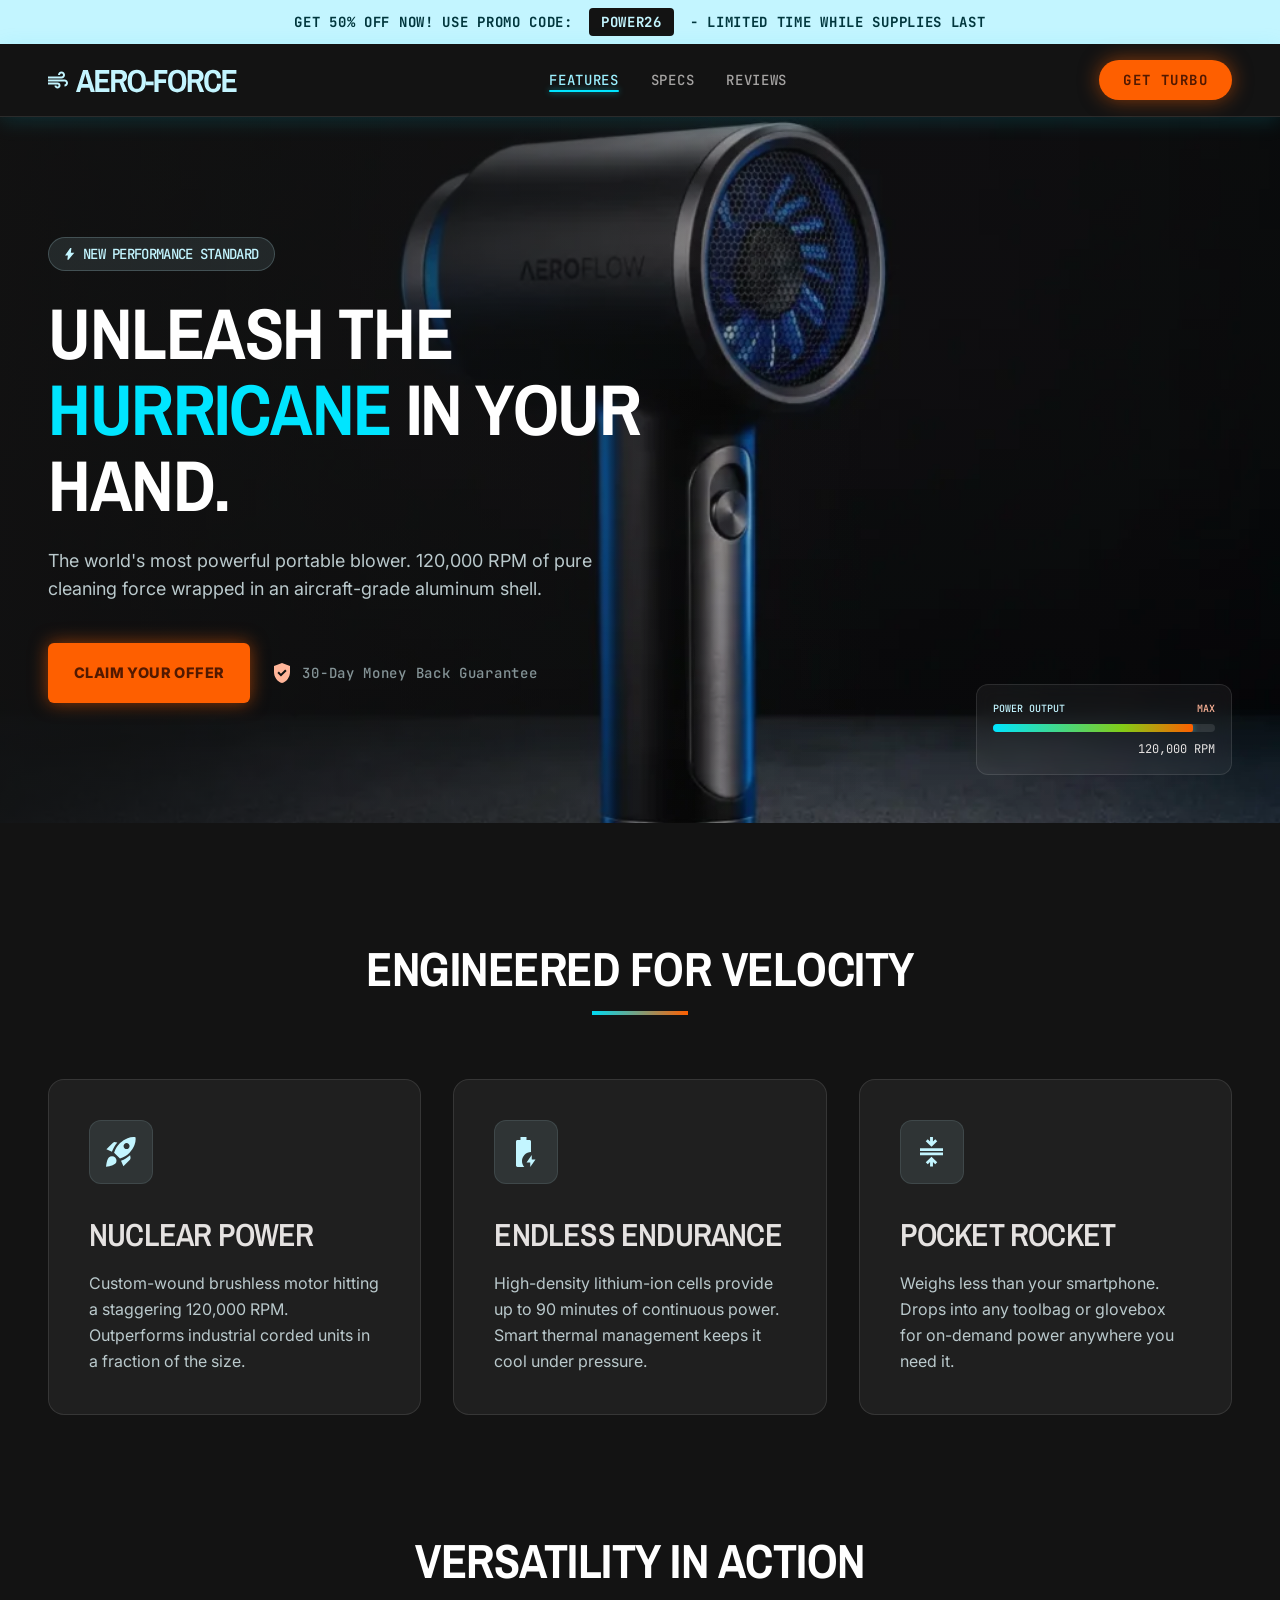
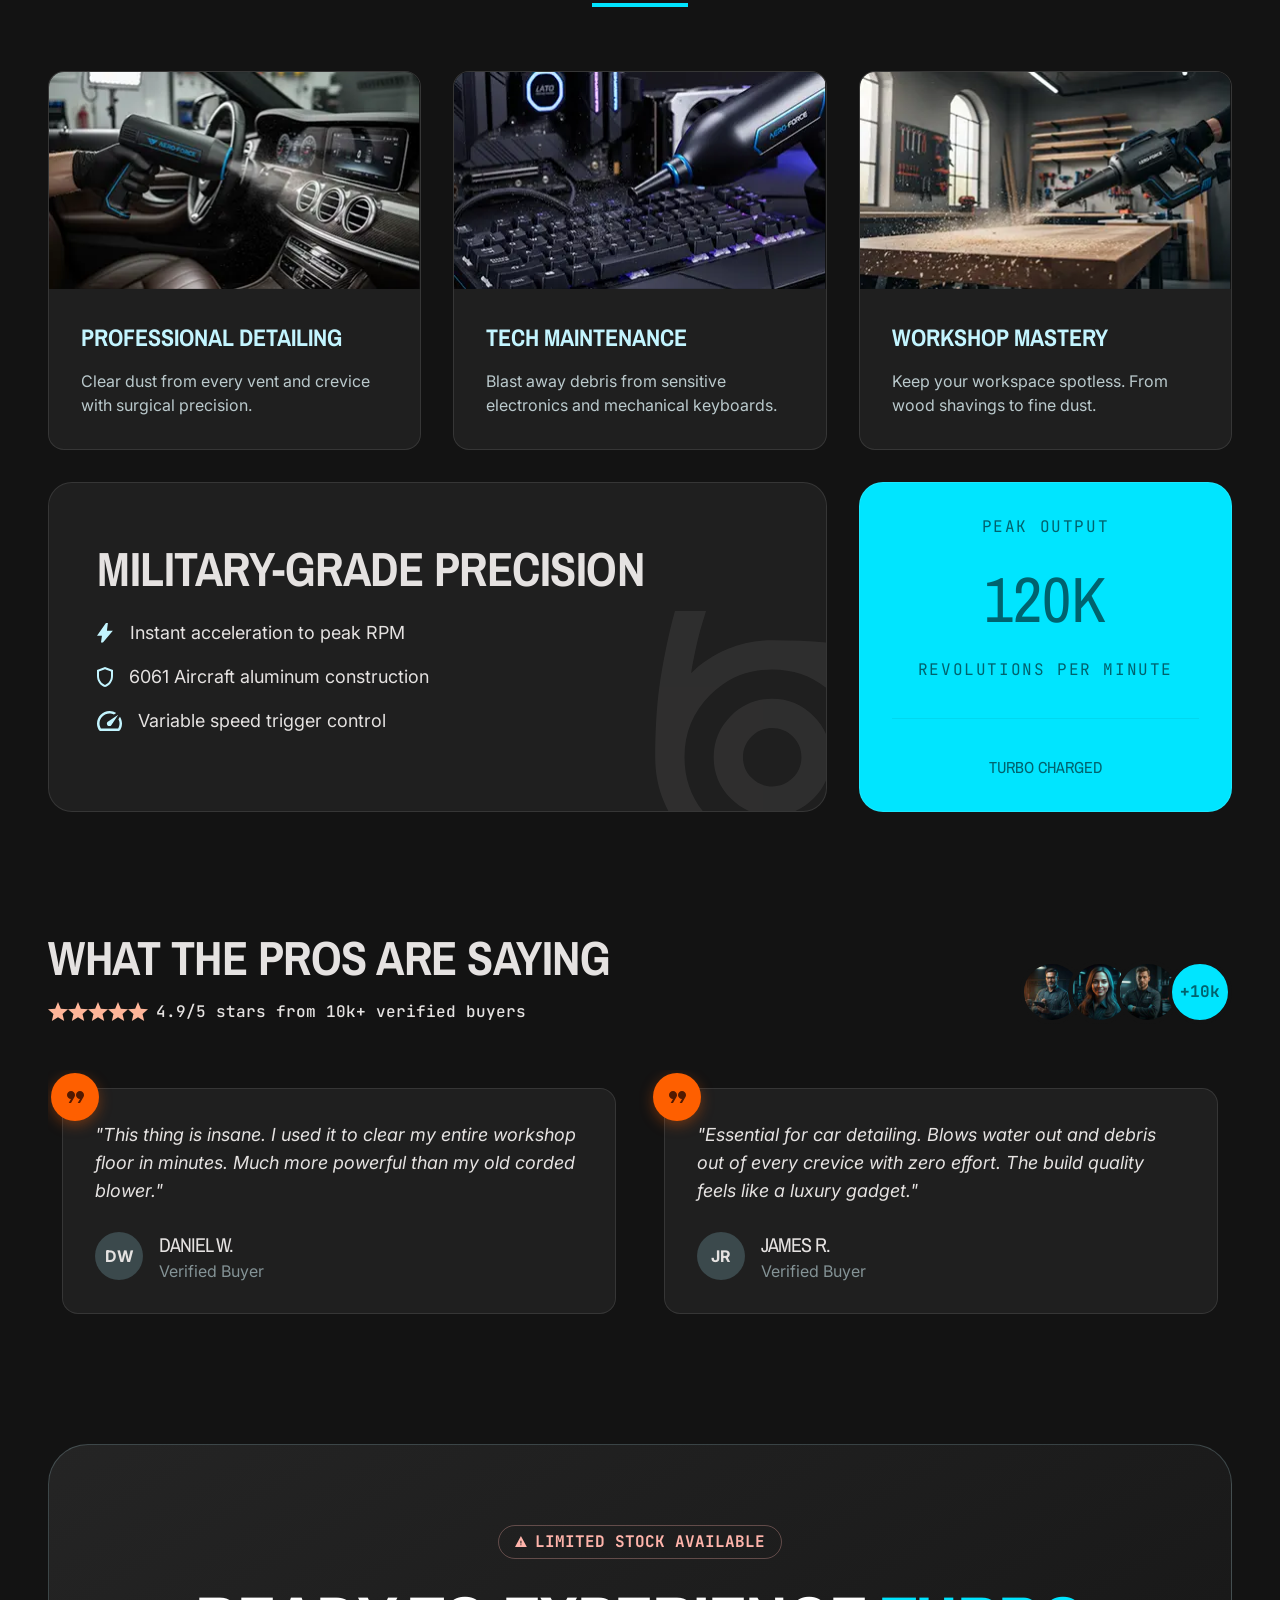
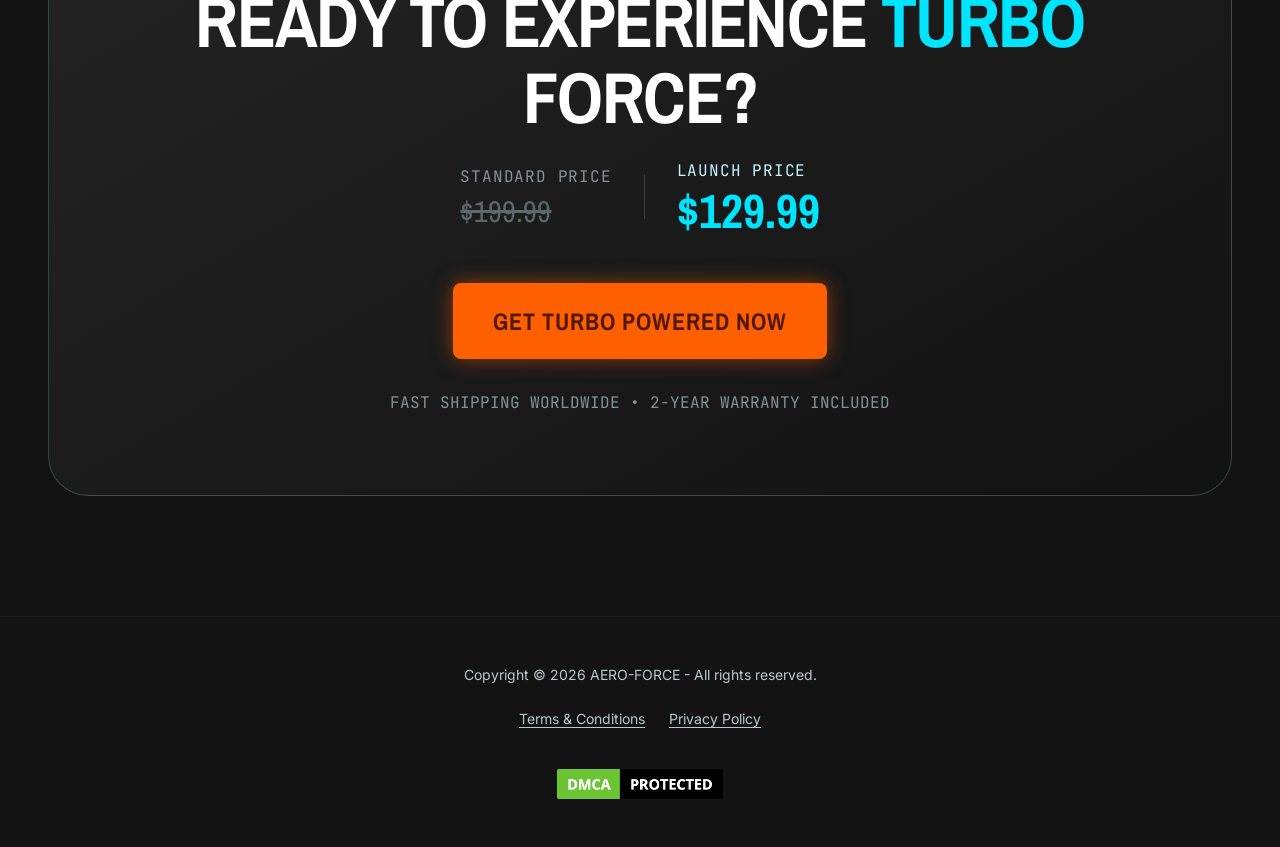
<file: index.html>
<!DOCTYPE html>
<html lang="en">

<head>
  <meta charset="UTF-8">
  <meta name="viewport" content="width=device-width, initial-scale=1.0">
  <meta name="theme-color" content="#131313">
  <title>AERO-FORCE | Unleash The Hurricane In Your Hand</title>
  <meta name="description" content="The world's most powerful portable turbofan blower. 120,000 RPM of pure cleaning force wrapped in an aircraft-grade aluminum shell.">

  <!-- Open Graph Meta -->
  <meta property="og:title" content="AERO-FORCE | 120,000 RPM Handheld Turbofan Blower">
  <meta property="og:description" content="Aircraft-grade aluminum handheld turbofan. Peak 120K RPM output for detailing, electronics, and workshop mastery.">
  <meta property="og:image" content="images/hero-turbofan.jpg">
  <meta property="og:type" content="website">

  <!-- Google Fonts: Archivo Narrow, Inter, JetBrains Mono -->
  <link rel="preconnect" href="https://fonts.googleapis.com">
  <link rel="preconnect" href="https://fonts.gstatic.com" crossorigin>
  <link href="https://fonts.googleapis.com/css2?family=Archivo+Narrow:ital,wght@0,400..700;1,400..700&family=Inter:ital,opsz,wght@0,14..32,100..900;1,14..32,100..900&family=JetBrains+Mono:ital,wght@0,100..800;1,100..800&display=swap" rel="stylesheet">

 <!-- Bootstrap 5 CDN -->
  <link href="https://cdn.jsdelivr.net/npm/bootstrap@5.3.3/dist/css/bootstrap.min.css" rel="stylesheet"
    integrity="sha384-QWTKZyjpPEjISv5WaRU9OFeRpok6YctnYmDr5pNlyT2bRjXh0JMhjY6hW+ALEwIH" crossorigin="anonymous">

  <!-- Splide Slider CSS -->
  <link rel="stylesheet" href="https://cdn.jsdelivr.net/npm/@splidejs/splide@4.1.4/dist/css/splide.min.css">

  <!-- Custom Stylesheets -->
  <link rel="stylesheet" href="css/style.css">
  <link rel="stylesheet" href="css/responsive.css">
</head>

<body class="unify-body">

  <!-- SECTION: TOP ANNOUNCEMENT BAR -->
  <div class="unify-header-top" role="region" aria-label="Special Offer Announcement">
    <div class="unify-container d-flex align-items-center justify-content-center">
      <div class="unify-header-top-marquee">
        <div class="unify-header-top-marquee-track">
          <div class="unify-header-top-marquee-content">
            <span>GET 50% OFF NOW! USE PROMO CODE: </span>
            <span class="promo-badge">POWER26</span>
            <span> - LIMITED TIME WHILE SUPPLIES LAST</span>
          </div>
          
          <div class="unify-header-top-marquee-content marquee-clone" aria-hidden="true">
            <span>GET 50% OFF NOW! USE PROMO CODE: </span>
            <span class="promo-badge">POWER26</span>
            <span> - LIMITED TIME WHILE SUPPLIES LAST</span>
          </div>

          <div class="unify-header-top-marquee-content marquee-clone" aria-hidden="true">
            <span>GET 50% OFF NOW! USE PROMO CODE: </span>
            <span class="promo-badge">POWER26</span>
            <span> - LIMITED TIME WHILE SUPPLIES LAST</span>
          </div>

          <div class="unify-header-top-marquee-content marquee-clone" aria-hidden="true">
            <span>GET 50% OFF NOW! USE PROMO CODE: </span>
            <span class="promo-badge">POWER26</span>
            <span> - LIMITED TIME WHILE SUPPLIES LAST</span>
          </div>
        </div>
      </div>
    </div>
  </div>

  <!-- SECTION: HEADER -->
  <header class="unify-header" role="banner">
    <div class="unify-container">
      <div class="unify-header-inner d-flex align-items-center justify-content-between">
        <a href="/" class="unify-brand d-inline-flex align-items-center text-decoration-none" aria-label="AERO-FORCE Homepage">
          <img src="./images/brand-logo.svg" class="brand-logo" alt="AERO-FORCE Logo" width="189" height="38">
        </a>

        <nav class="unify-nav" aria-label="Main Navigation">
          <ul class="unify-nav-list d-flex align-items-center mb-0 list-unstyled">
            <li class="unify-nav-item">
              <a href="#features" class="unify-nav-link active">FEATURES</a>
            </li>
            <li class="unify-nav-item">
              <a href="#specs" class="unify-nav-link">SPECS</a>
            </li>
            <li class="unify-nav-item">
              <a href="#reviews" class="unify-nav-link">REVIEWS</a>
            </li>
          </ul>
        </nav>

        <div class="unify-header-cta d-flex align-items-center">
          <a href="#order" class="unify-btn-pill">GET TURBO</a>
          <button class="unify-hamburger-btn" type="button" aria-label="Toggle navigation menu" aria-expanded="false" aria-controls="unify-mobile-nav">
            <span class="hamburger-box">
              <span class="hamburger-line line-1"></span>
              <span class="hamburger-line line-2"></span>
              <span class="hamburger-line line-3"></span>
            </span>
          </button>
        </div>
      </div>
    </div>

    <!-- Mobile / Tablet Expandable Navigation Menu -->
    <div class="unify-mobile-menu" id="unify-mobile-nav" aria-hidden="true">
      <div class="unify-container">
        <ul class="unify-mobile-nav-list list-unstyled mb-0">
          <li class="unify-mobile-nav-item">
            <a href="#features" class="unify-mobile-nav-link active">
              <span>FEATURES</span>
              <span class="nav-indicator" aria-hidden="true"></span>
            </a>
          </li>
          <li class="unify-mobile-nav-item">
            <a href="#specs" class="unify-mobile-nav-link">
              <span>SPECS</span>
              <span class="nav-indicator" aria-hidden="true"></span>
            </a>
          </li>
          <li class="unify-mobile-nav-item">
            <a href="#reviews" class="unify-mobile-nav-link">
              <span>REVIEWS</span>
              <span class="nav-indicator" aria-hidden="true"></span>
            </a>
          </li>
        </ul>
      </div>
    </div>
  </header>

  <main id="main-content">

    <section class="unify-hero" id="hero" aria-label="Unify Hero Introduction">
      <div class="unify-container">
        <div class="row unify-hero-row">

          <div class="col-12 col-lg-7 unify-hero-left">
            <div class="unify-section-badge hero-badge" aria-label="Product badge">
              <img src="./images/icon-flash.svg" class="" alt="icon flash" />
              NEW PERFORMANCE STANDARD
            </div>

            <h1 class="unify-hero-title">
              UNLEASH THE <br class="d-none d-lg-block">
              <span class="highlight-cyan">HURRICANE</span> IN YOUR <br class="d-none d-lg-block">
              HAND.
            </h1>

            <p class="unify-hero-info">
              The world's most powerful portable blower. 120,000 RPM of pure
              cleaning force wrapped in an aircraft-grade aluminum shell.
            </p>

            <div class="hero-cta-group">
              <a href="#order" class="unify-btn unify-btn-offer unify-btn-dark-text btn-primary-orange">CLAIM YOUR OFFER</a>

              <div class="hero-guarantee">
                <img src="./images/icon-hero-money-back.svg" class="" alt="icon money back" />
                <span>30-Day Money Back Guarantee</span>
              </div>

            </div>
          </div>

          <!-- Hero Right Column -->
          <div class="col-12 col-lg-5 unify-hero-right">

            <div class="hero-device-wrapper">

              <!-- Floating Live Gauge Card -->
              <div
                class="hero-gauge-card"
                aria-label="Performance Stats"
              >
                <div class="gauge-header">
                  <span class="gauge-label">POWER OUTPUT</span>
                  <span class="gauge-tag">MAX</span>
                </div>

                <div class="gauge-bar-track">
                  <div
                    class="gauge-bar-fill"
                    role="progressbar"
                    aria-valuenow="92"
                    aria-valuemin="0"
                    aria-valuemax="100"
                    aria-label="Power output 92 percent"
                  ></div>
                </div>

                <div class="gauge-rpm-value">
                  120,000 RPM
                </div>
              </div>

            </div>
          </div>
        </div>
      </div>
    </section>

    <section class="unify-section unify-velocity" id="features" aria-label="Engineered For Velocity Features">
      <div class="unify-container">
        <div class="velocity-heading-wrapper">
          <h2 class="velocity-heading">ENGINEERED FOR VELOCITY</h2>
          <div class="unify-heading-bottom-line unify-line-fill-gradient" aria-hidden="true"></div>
        </div>

        <div class="velocity-grid">

          <div class="velocity-card">
            <div class="velocity-icon-box" aria-hidden="true">
              <img src="./images/icon-rocket.svg" class="" alt="Icon of NUCLEAR POWER">
            </div>
            <h3 class="velocity-card-title">NUCLEAR POWER</h3>
            <p class="velocity-card-desc">
              Custom-wound brushless motor hitting a staggering 120,000 RPM. Outperforms industrial corded units in a fraction of the size.
            </p>
          </div>

          <div class="velocity-card">
            <div class="velocity-icon-box" aria-hidden="true">
              <img src="./images/icon-endless-endurance.svg" class="" alt="Icon of ENDLESS ENDURANCE">
            </div>
            <h3 class="velocity-card-title">ENDLESS ENDURANCE</h3>
            <p class="velocity-card-desc">
              High-density lithium-ion cells provide up to 90 minutes of continuous power. Smart thermal management keeps it cool under pressure.
            </p>
          </div>

          <div class="velocity-card">
            <div class="velocity-icon-box" aria-hidden="true">
              <img src="./images/icon-pocket-rocket.svg" class="" alt="Icon of POCKET ROCKET">
            </div>
            <h3 class="velocity-card-title">POCKET ROCKET</h3>
            <p class="velocity-card-desc">
              Weighs less than your smartphone. Drops into any toolbag or glovebox for on-demand power anywhere you need it.
            </p>
          </div>

        </div>
      </div>
    </section>

    <section class="unify-section unify-versatility" id="versatility" aria-label="Versatility In Action">
      <div class="unify-container">
        <div class="versatility-heading-wrapper">
          <h2 class="versatility-heading">VERSATILITY IN ACTION</h2>
          <div class="unify-heading-bottom-line unify-line-fill-flat" aria-hidden="true"></div>
        </div>

        <div class="versatility-grid">

          <article class="versatility-card">
            <div class="versatility-img-wrap">
              <img src="images/professional-detailing-thumb.webp"
                   alt="Hand in glove holding turbofan blower cleaning dust from luxury vehicle interior dashboard and air vents"
                   class="versatility-img"
                   loading="lazy">
            </div>
            <div class="versatility-body">
              <h4 class="versatility-card-title">PROFESSIONAL DETAILING</h4>
              <p class="versatility-card-desc">
                Clear dust from every vent and crevice with surgical precision.
              </p>
            </div>
          </article>

          <article class="versatility-card">
            <div class="versatility-img-wrap">
              <img src="images/tech-maintenance-thumb.webp"
                   alt="Hand in glove holding turbofan blower cleaning dust from luxury vehicle interior dashboard and air vents"
                   class="versatility-img"
                   loading="lazy">
            </div>
            <div class="versatility-body">
              <h4 class="versatility-card-title">TECH MAINTENANCE</h4>
              <p class="versatility-card-desc">
                Blast away debris from sensitive electronics and mechanical keyboards.
              </p>
            </div>
          </article>

          <article class="versatility-card">
            <div class="versatility-img-wrap">
              <img src="images/workshop-mastery-thumb.webp"
                   alt="Hand in glove holding turbofan blower cleaning dust from luxury vehicle interior dashboard and air vents"
                   class="versatility-img"
                   loading="lazy">
            </div>
            <div class="versatility-body">
              <h4 class="versatility-card-title">WORKSHOP MASTERY</h4>
              <p class="versatility-card-desc">
                Keep your workspace spotless. From wood shavings to fine dust.
              </p>
            </div>
          </article>

          <article class="versatility-card card-span-2">
            <h2 class="versatility-card-title">MILITARY-GRADE PRECISION</h2>
            <ul class="unify-list versatility-card-list">
              <li>
                <img src="./images/icon-flash.svg" class="" alt="Icon of Instant acceleration to peak RPM" />
                Instant acceleration to peak RPM
              </li>

              <li>
                <img src="./images/icon-shield-outline.svg" class="" alt="Icon of 6061 Aircraft aluminum construction" />
                6061 Aircraft aluminum construction
              </li>
              <li>
                <img src="./images/icon-speed-meter.svg" class="" alt="Icon of Variable speed trigger control" />
                Variable speed trigger control
              </li>
            </ul>
            <img src="./images/icon-bg-shape.svg" class="versatility-card-span-pattern" alt="Background pattern icon" />
          </article>

          <article class="versatility-card">
            <span>PEAK OUTPUT</span>
            <p>120K</p>
            <p>REVOLUTIONS PER MINUTE</p>
            <div class="versatility-divider"></div>
            <span>TURBO CHARGED</span>
          </article>

        </div>
      </div>
    </section>

    <section class="unify-section unify-precision unify-reviews" id="reviews" aria-label="What The Pros Are Saying">
      <div class="unify-container">
        <div class="pros-header-row">
          <div class="pros-title-block">
            <h2 class="unify-reviews-heading">WHAT THE PROS ARE SAYING</h2>
            <div class="pros-rating-row">
              <div class="pros-stars" aria-label="5 out of 5 stars">
                <img src="./images/icon-review-star.svg" class="" alt="Review Star" />
                <img src="./images/icon-review-star.svg" class="" alt="Review Star" />
                <img src="./images/icon-review-star.svg" class="" alt="Review Star" />
                <img src="./images/icon-review-star.svg" class="" alt="Review Star" />
                <img src="./images/icon-review-star.svg" class="" alt="Review Star" />
              </div>
              <span class="pros-rating-text">4.9/5 stars from 10k+ verified buyers</span>
            </div>
          </div>

          <!-- Avatar Stack on Right -->
          <div class="pros-avatar-group" aria-label="10,000+ Verified Buyers Community">
            <div class="pros-avatar-stack">
              <img src="./images/review-avater-1.jpg" alt="Verified pro buyer" class="pros-avatar-img" width="60" height="60" loading="lazy" />
              <img src="./images/review-avater-2.jpg" alt="Verified pro buyer" class="pros-avatar-img" width="60" height="60" loading="lazy" />
              <img src="./images/review-avater-3.jpg" alt="Verified pro buyer" class="pros-avatar-img" width="60" height="60" loading="lazy" />
              <span class="pros-avatar-badge" aria-hidden="true">+10k</span>
            </div>
          </div>
        </div>

        <div class="pros-slider-wrapper">
          <div id="pros-slider" class="splide" aria-label="Customer Reviews Slider">
            <div class="splide__track">
              <ul class="splide__list">

                <!-- Slide 1: Daniel W. -->
                <li class="splide__slide">
                  <div class="pros-card">
                    <div class="pros-quote-badge" aria-hidden="true">
                      <img src="./images/icon-quote.svg" />
                    </div>
                    <div class="pros-quote-text">
                      "This thing is insane. I used it to clear my entire workshop floor in minutes. Much more powerful than my old corded blower."
                    </div>
                    <div class="pros-author-row">
                      <div class="pros-author-avatar" aria-hidden="true">DW</div>
                      <div class="pros-author-meta">
                        <span class="pros-author-name">DANIEL W.</span>
                        <span class="pros-author-status">Verified Buyer</span>
                      </div>
                    </div>
                  </div>
                </li>

                <!-- Slide 2: James R. -->
                <li class="splide__slide">
                  <div class="pros-card">
                    <div class="pros-quote-badge" aria-hidden="true">
                      <img src="./images/icon-quote.svg" />
                    </div>
                    <div class="pros-quote-text">
                      "Essential for car detailing. Blows water out and debris out of every crevice with zero effort. The build quality feels like a luxury gadget."
                    </div>
                    <div class="pros-author-row">
                      <div class="pros-author-avatar" aria-hidden="true">JR</div>
                      <div class="pros-author-meta">
                        <span class="pros-author-name">JAMES R.</span>
                        <span class="pros-author-status">Verified Buyer</span>
                      </div>
                    </div>
                  </div>
                </li>

                <!-- Slide 3: Marcus K. -->
                <li class="splide__slide">
                  <div class="pros-card">
                    <div class="pros-quote-badge" aria-hidden="true">
                      <img src="./images/icon-quote.svg" />
                    </div>
                    <div class="pros-quote-text">
                      "Dry motorcycle in 2 minutes flat without touching the paint. Leaves zero water spots. The airflow velocity is simply unmatched."
                    </div>
                    <div class="pros-author-row">
                      <div class="pros-author-avatar" aria-hidden="true">MK</div>
                      <div class="pros-author-meta">
                        <span class="pros-author-name">MARCUS K.</span>
                        <span class="pros-author-status">Verified Buyer</span>
                      </div>
                    </div>
                  </div>
                </li>

                <!-- Slide 4: Sarah T. -->
                <li class="splide__slide">
                  <div class="pros-card">
                    <div class="pros-quote-badge" aria-hidden="true">
                      <img src="./images/icon-quote.svg" />
                    </div>
                    <div class="pros-quote-text">
                      "Replaced endless cans of compressed air on my workstation and camera gear. The solid aircraft aluminum body stays cool and feels indestructible."
                    </div>
                    <div class="pros-author-row">
                      <div class="pros-author-avatar" aria-hidden="true">ST</div>
                      <div class="pros-author-meta">
                        <span class="pros-author-name">SARAH T.</span>
                        <span class="pros-author-status">Verified Buyer</span>
                      </div>
                    </div>
                  </div>
                </li>
              </ul>
            </div>
          </div>
        </div>

      </div>
    </section>

    <section class="unify-section unify-cta-banner" id="order" aria-label="Order Offer">
      <div class="unify-container">
        <div class="cta-banner-card">
          <div class="cta-stock-badge unify-section-badge">
            <img src="./images/icon-limited-stock.svg" class="" alt="" />
            <span>LIMITED STOCK AVAILABLE</span>
          </div>

          <h1 class="cta-banner-title">
            READY TO EXPERIENCE <span class="highlight-cyan">TURBO</span><br class="d-none d-md-inline"> FORCE?
          </h1>

          <div class="cta-pricing-row">
            <div class="cta-pricing-col cta-pricing-standard">
              <span class="cta-price-label">STANDARD PRICE</span>
              <span class="cta-price-value cta-price-strikethrough">$199.99</span>
            </div>

            <div class="cta-pricing-divider" aria-hidden="true"></div>

            <div class="cta-pricing-col cta-pricing-launch">
              <span class="cta-price-label">LAUNCH PRICE</span>
              <span class="cta-price-value cta-price-highlight">$129.99</span>
            </div>
          </div>

          <div class="cta-btn-wrapper">
            <a href="#order" class="unify-btn">GET TURBO POWERED NOW</a>
          </div>

          <p class="cta-guarantee-subtext">
            FAST SHIPPING WORLDWIDE<span class="d-none d-md-inline"> &bull;</span><br class="d-block d-md-none"> 2-YEAR WARRANTY INCLUDED
          </p>
        </div>
      </div>
    </section>
  </main>

  <footer class="site-footer" role="contentinfo">
    <div class="unify-container">
      <div class="footer-content">
        <p class="footer-copyright">
          Copyright &copy; 2026 AERO-FORCE<span class="d-none d-sm-inline"> -</span><br class="d-block d-sm-none"> All rights reserved.
        </p>
        <nav class="footer-links" aria-label="Legal Navigation">
          <a href="#" class="footer-link-item">Terms &amp; Conditions</a>
          <a href="#" class="footer-link-item">Privacy Policy</a>
        </nav>
        <!-- DMCA Verified Protection Badge -->
        <a href="#" class="dmca-badge" aria-label="DMCA Protection Status" target="_blank" rel="noopener noreferrer">
          <img src="images/icon-footer-dcma.svg" alt="DMCA.com Protection Status" width="166" height="30" class="dmca-badge-img">
        </a>
      </div>
    </div>
  </footer>

  <!-- Bootstrap 5 JS Bundle -->
  <script src="https://code.jquery.com/jquery-3.7.1.min.js"></script>
  <script src="https://cdn.jsdelivr.net/npm/bootstrap@5.3.3/dist/js/bootstrap.bundle.min.js"
  integrity="sha384-YvpcrYf0tY3lHB60NNkmXc5s9fDVZLESaAA55NDzOxhy9GkcIdslK1eN7N6jIeHz"
  crossorigin="anonymous"></script>

  <!-- Splide Slider JS -->
  <script src="https://cdn.jsdelivr.net/npm/@splidejs/splide@4.1.4/dist/js/splide.min.js"></script>

  <!-- Interactive JS -->
  <script src="js/app.js"></script>
</body>

</html>
</file>
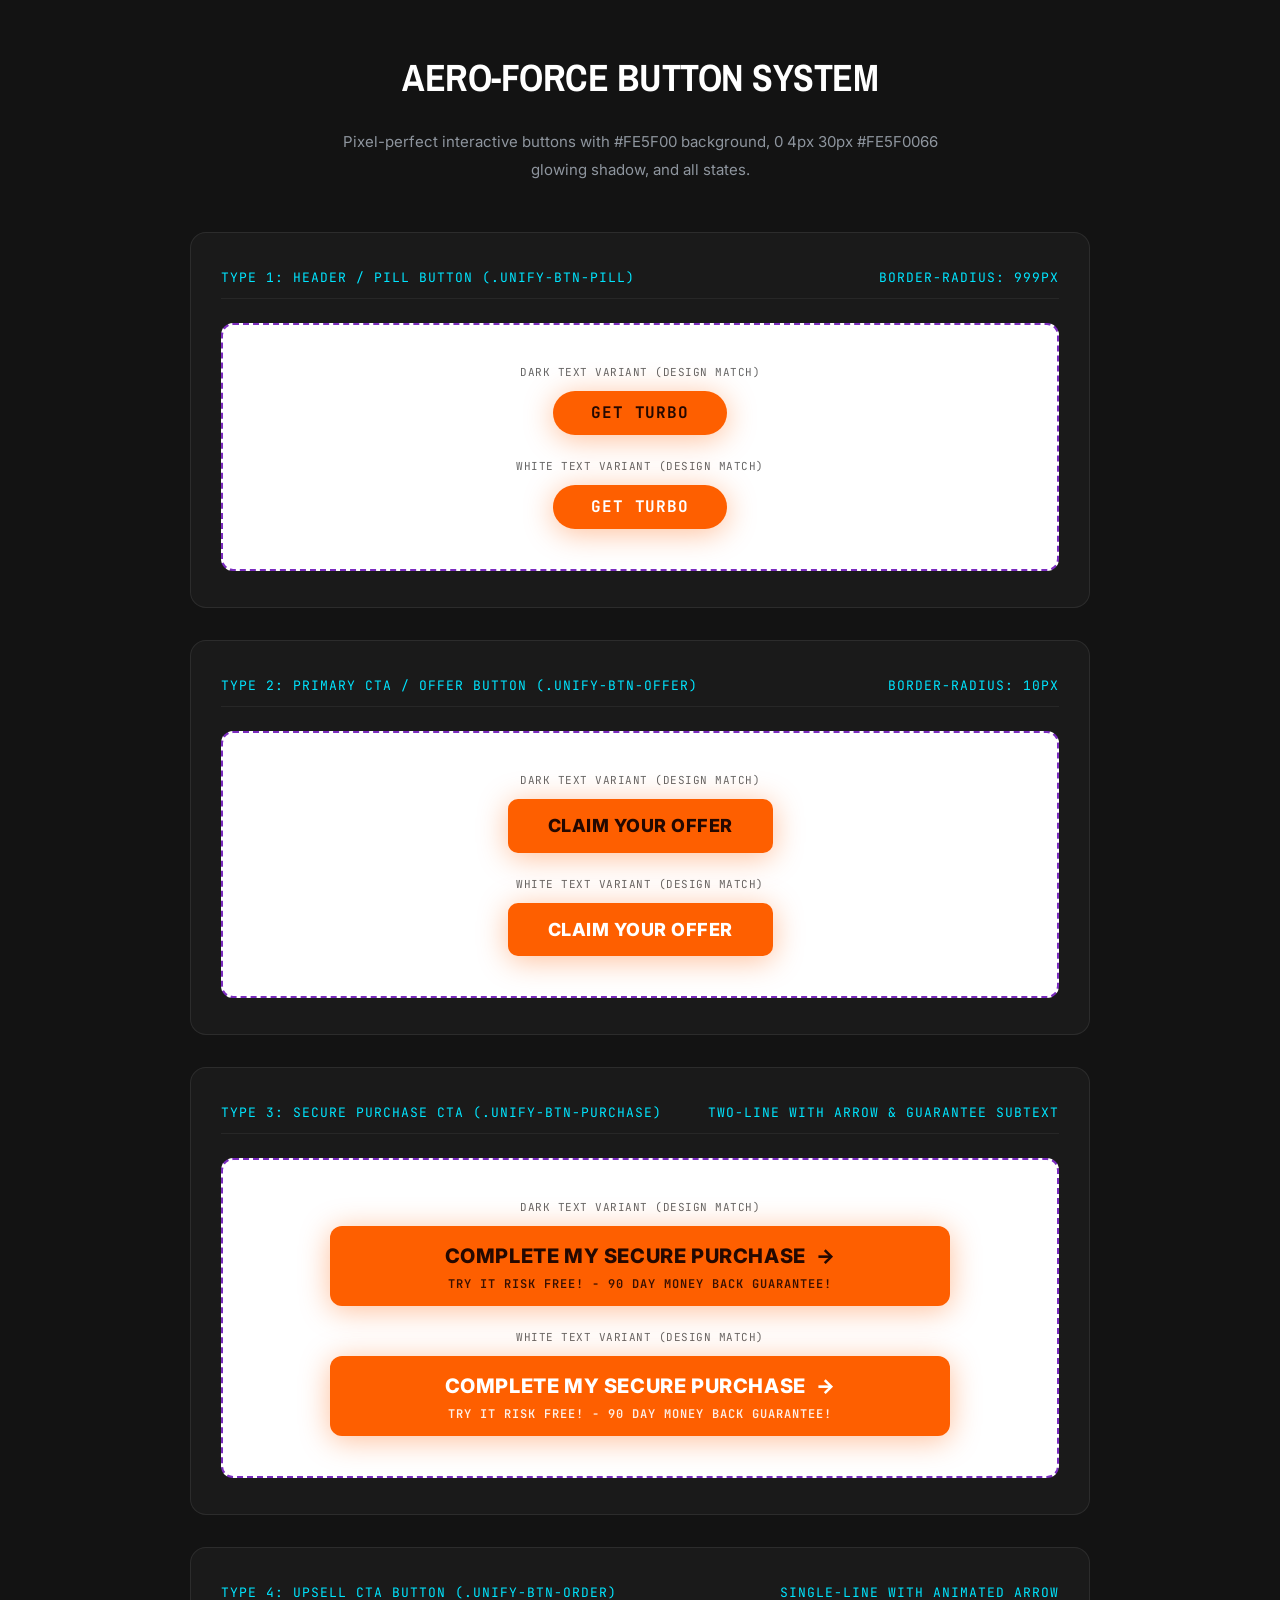
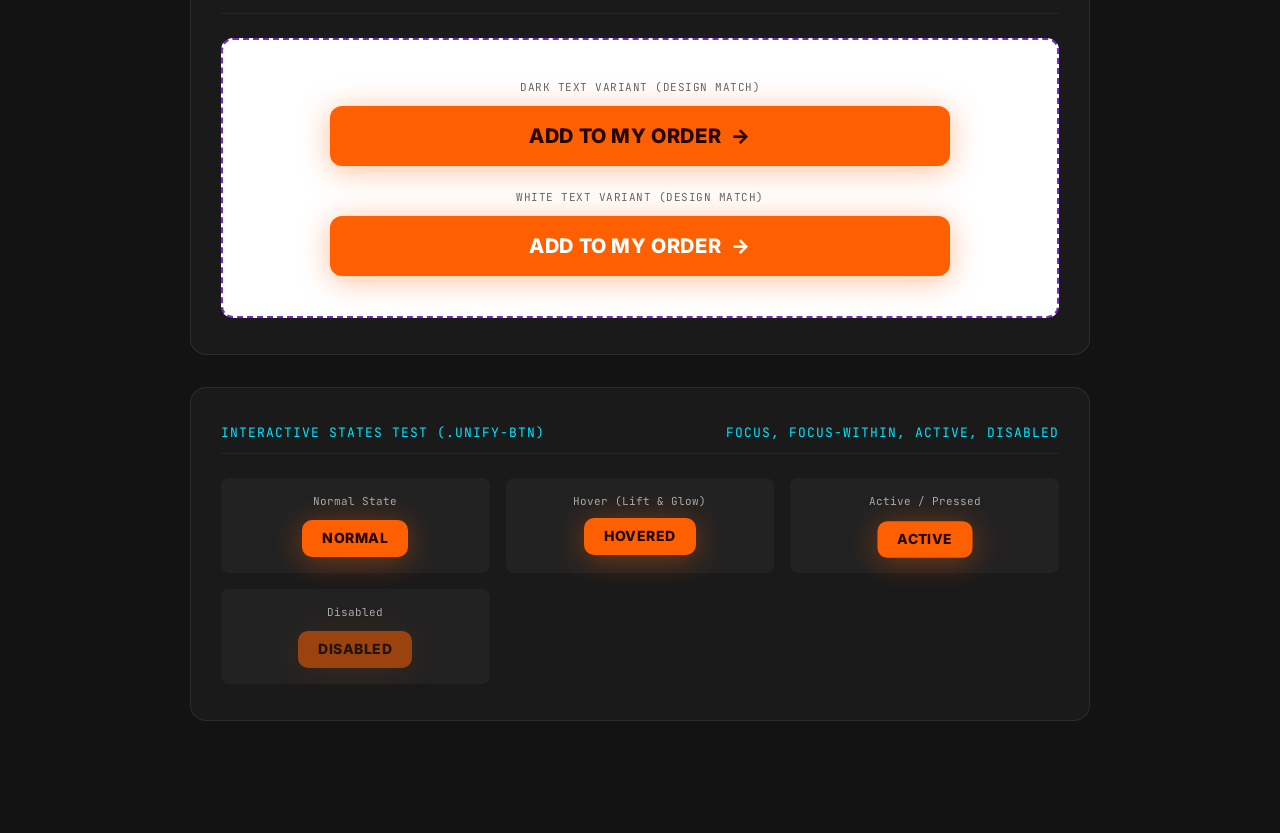
<file: buttons-preview.html>
<!DOCTYPE html>
<html lang="en">
<head>
  <meta charset="UTF-8">
  <meta name="viewport" content="width=device-width, initial-scale=1.0">
  <title>AERO-FORCE | Unify Button System Preview</title>
  
  <!-- Fonts -->
  <link rel="preconnect" href="https://fonts.googleapis.com">
  <link rel="preconnect" href="https://fonts.gstatic.com" crossorigin>
  <link href="https://fonts.googleapis.com/css2?family=Archivo+Narrow:ital,wght@0,400..700;1,400..700&family=Inter:ital,opsz,wght@0,14..32,100..900;1,14..32,100..900&family=JetBrains+Mono:ital,wght@0,100..800;1,100..800&display=swap" rel="stylesheet">
  
  <!-- Stylesheets -->
  <link rel="stylesheet" href="css/style.css">
  <link rel="stylesheet" href="css/buttons.css">

  <style>
    body {
      background-color: #131313;
      color: #ffffff;
      font-family: var(--font-inter);
      padding: 40px 20px 80px;
    }
    .preview-container {
      max-width: 900px;
      margin: 0 auto;
    }
    .preview-header {
      text-align: center;
      margin-bottom: 48px;
    }
    .preview-header h1 {
      font-family: var(--font-Archivo-Narrow);
      font-size: 38px;
      letter-spacing: -0.5px;
      text-transform: uppercase;
      margin-bottom: 12px;
      color: #ffffff;
    }
    .preview-header p {
      color: #8e959e;
      font-size: 15px;
      max-width: 600px;
      margin: 0 auto;
    }
    .button-card {
      background: #1a1a1a;
      border: 1px solid rgba(255, 255, 255, 0.08);
      border-radius: 16px;
      padding: 36px 30px;
      margin-bottom: 32px;
    }
    .button-card-title {
      font-family: var(--font-JetBrains);
      font-size: 13px;
      letter-spacing: 1px;
      color: var(--cyan-default, #00E5FF);
      text-transform: uppercase;
      margin-bottom: 24px;
      display: flex;
      align-items: center;
      justify-content: space-between;
      border-bottom: 1px solid rgba(255, 255, 255, 0.06);
      padding-bottom: 12px;
    }
    .button-group {
      display: flex;
      flex-direction: column;
      align-items: center;
      gap: 24px;
      background: #ffffff;
      padding: 40px 24px;
      border-radius: 12px;
      border: 2px dashed #7b2cbf;
    }
    .button-subgroup {
      display: flex;
      flex-direction: column;
      align-items: center;
      gap: 12px;
      width: 100%;
    }
    .button-label {
      font-family: var(--font-JetBrains);
      font-size: 11px;
      color: #666666;
      text-transform: uppercase;
      letter-spacing: 0.5px;
    }
    .states-demo {
      display: grid;
      grid-template-columns: repeat(auto-fit, minmax(200px, 1fr));
      gap: 16px;
      margin-top: 24px;
    }
    .state-box {
      background: #222222;
      padding: 16px;
      border-radius: 8px;
      text-align: center;
    }
    .state-label {
      font-family: var(--font-JetBrains);
      font-size: 11px;
      color: #aaaaaa;
      margin-bottom: 12px;
      display: block;
    }
  </style>
</head>
<body>

  <div class="preview-container">
    <header class="preview-header">
      <h1>AERO-FORCE Button System</h1>
      <p>Pixel-perfect interactive buttons with #FE5F00 background, 0 4px 30px #FE5F0066 glowing shadow, and all states.</p>
    </header>

    <!-- TYPE 1: PILL BUTTON -->
    <section class="button-card">
      <div class="button-card-title">
        <span>Type 1: Header / Pill Button (.unify-btn-pill)</span>
        <span>Border-Radius: 999px</span>
      </div>
      <div class="button-group">
        <div class="button-subgroup">
          <span class="button-label">Dark Text Variant (Design Match)</span>
          <button type="button" class="unify-btn unify-btn-pill unify-btn-dark-text">GET TURBO</button>
        </div>
        <div class="button-subgroup">
          <span class="button-label">White Text Variant (Design Match)</span>
          <button type="button" class="unify-btn unify-btn-pill unify-btn-white-text">GET TURBO</button>
        </div>
      </div>
    </section>

    <!-- TYPE 2: OFFER BUTTON -->
    <section class="button-card">
      <div class="button-card-title">
        <span>Type 2: Primary CTA / Offer Button (.unify-btn-offer)</span>
        <span>Border-Radius: 10px</span>
      </div>
      <div class="button-group">
        <div class="button-subgroup">
          <span class="button-label">Dark Text Variant (Design Match)</span>
          <button type="button" class="unify-btn unify-btn-offer unify-btn-dark-text">CLAIM YOUR OFFER</button>
        </div>
        <div class="button-subgroup">
          <span class="button-label">White Text Variant (Design Match)</span>
          <button type="button" class="unify-btn unify-btn-offer unify-btn-white-text">CLAIM YOUR OFFER</button>
        </div>
      </div>
    </section>

    <!-- TYPE 3: COMPLETE PURCHASE WITH GUARANTEE -->
    <section class="button-card">
      <div class="button-card-title">
        <span>Type 3: Secure Purchase CTA (.unify-btn-purchase)</span>
        <span>Two-line with Arrow & Guarantee Subtext</span>
      </div>
      <div class="button-group">
        <div class="button-subgroup">
          <span class="button-label">Dark Text Variant (Design Match)</span>
          <button type="button" class="unify-btn unify-btn-purchase unify-btn-dark-text">
            <span class="unify-btn-title">
              COMPLETE MY SECURE PURCHASE <span class="unify-btn-arrow" aria-hidden="true">&rarr;</span>
            </span>
            <span class="unify-btn-subtext">TRY IT RISK FREE! - 90 DAY MONEY BACK GUARANTEE!</span>
          </button>
        </div>
        <div class="button-subgroup">
          <span class="button-label">White Text Variant (Design Match)</span>
          <button type="button" class="unify-btn unify-btn-purchase unify-btn-white-text">
            <span class="unify-btn-title">
              COMPLETE MY SECURE PURCHASE <span class="unify-btn-arrow" aria-hidden="true">&rarr;</span>
            </span>
            <span class="unify-btn-subtext">TRY IT RISK FREE! - 90 DAY MONEY BACK GUARANTEE!</span>
          </button>
        </div>
      </div>
    </section>

    <!-- TYPE 4: ADD TO MY ORDER -->
    <section class="button-card">
      <div class="button-card-title">
        <span>Type 4: Upsell CTA Button (.unify-btn-order)</span>
        <span>Single-line with Animated Arrow</span>
      </div>
      <div class="button-group">
        <div class="button-subgroup">
          <span class="button-label">Dark Text Variant (Design Match)</span>
          <button type="button" class="unify-btn unify-btn-order unify-btn-dark-text">
            <span>ADD TO MY ORDER</span>
            <span class="unify-btn-arrow" aria-hidden="true">&rarr;</span>
          </button>
        </div>
        <div class="button-subgroup">
          <span class="button-label">White Text Variant (Design Match)</span>
          <button type="button" class="unify-btn unify-btn-order unify-btn-white-text">
            <span>ADD TO MY ORDER</span>
            <span class="unify-btn-arrow" aria-hidden="true">&rarr;</span>
          </button>
        </div>
      </div>
    </section>

    <!-- ALL STATES DEMO -->
    <section class="button-card">
      <div class="button-card-title">
        <span>Interactive States Test (.unify-btn)</span>
        <span>Focus, Focus-Within, Active, Disabled</span>
      </div>
      <div class="states-demo">
        <div class="state-box">
          <span class="state-label">Normal State</span>
          <button class="unify-btn unify-btn-offer unify-btn-dark-text" style="font-size: 14px; padding: 10px 20px;">NORMAL</button>
        </div>
        <div class="state-box">
          <span class="state-label">Hover (Lift & Glow)</span>
          <button class="unify-btn unify-btn-offer unify-btn-dark-text" style="font-size: 14px; padding: 10px 20px; transform: translateY(-2px);">HOVERED</button>
        </div>
        <div class="state-box">
          <span class="state-label">Active / Pressed</span>
          <button class="unify-btn unify-btn-offer unify-btn-dark-text" style="font-size: 14px; padding: 10px 20px; transform: translateY(1px) scale(0.99);">ACTIVE</button>
        </div>
        <div class="state-box">
          <span class="state-label">Disabled</span>
          <button class="unify-btn unify-btn-offer unify-btn-dark-text" disabled style="font-size: 14px; padding: 10px 20px;">DISABLED</button>
        </div>
      </div>
    </section>

  </div>

</body>
</html>
</file>
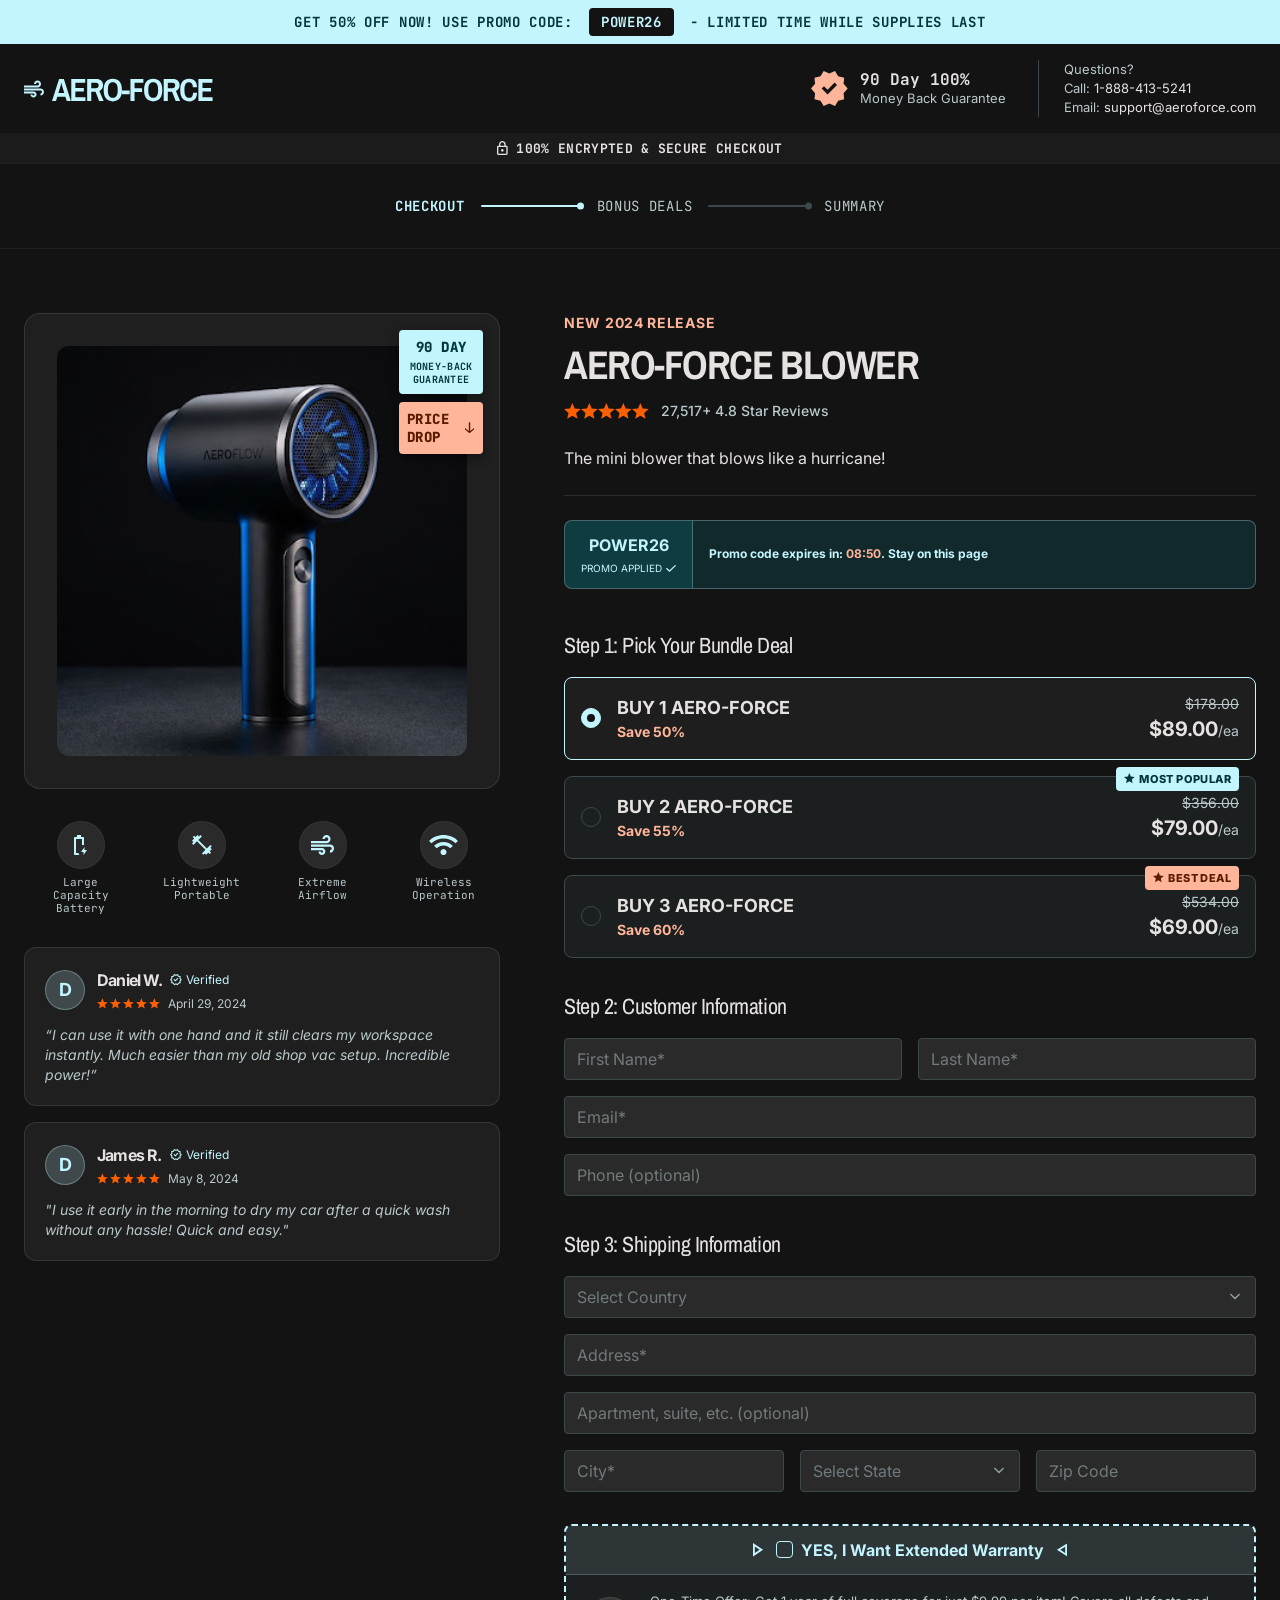
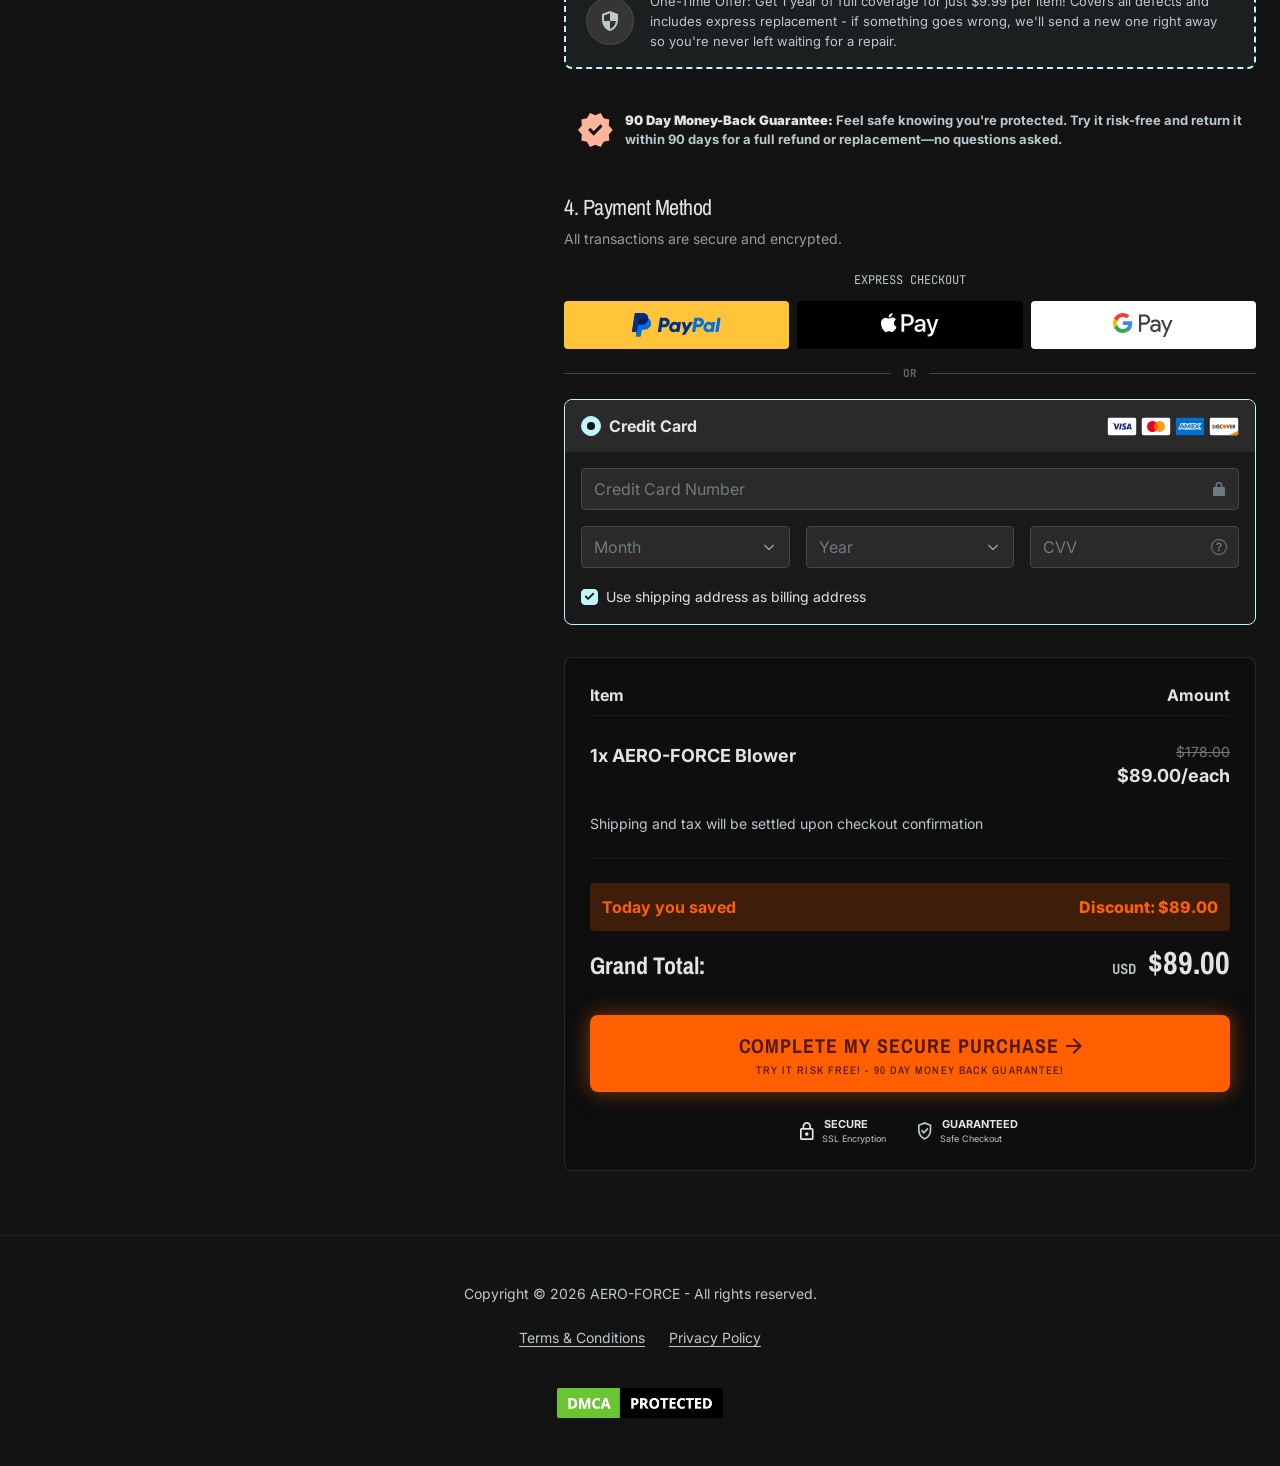
<file: checkout.html>
<!DOCTYPE html>
<html lang="en">

<head>
  <meta charset="UTF-8">
  <meta name="viewport" content="width=device-width, initial-scale=1.0">
  <title>Checkout | AERO-FORCE Blower</title>

  <!-- Google Fonts: Archivo Narrow, Inter, JetBrains Mono -->
  <link rel="preconnect" href="https://fonts.googleapis.com">
  <link rel="preconnect" href="https://fonts.gstatic.com" crossorigin>
  <link href="https://fonts.googleapis.com/css2?family=Archivo+Narrow:ital,wght@0,400..700;1,400..700&family=Inter:ital,opsz,wght@0,14..32,100..900;1,14..32,100..900&family=JetBrains+Mono:ital,wght@0,100..800;1,100..800&display=swap" rel="stylesheet">

  <!-- Bootstrap 5 CDN -->
  <link href="https://cdn.jsdelivr.net/npm/bootstrap@5.3.3/dist/css/bootstrap.min.css" rel="stylesheet"
    integrity="sha384-QWTKZyjpPEjISv5WaRU9OFeRpok6YctnYmDr5pNlyT2bRjXh0JMhjY6hW+ALEwIH" crossorigin="anonymous">

  <!-- Custom Stylesheets -->
  <link rel="stylesheet" href="css/style.css">
  <link rel="stylesheet" href="css/inputs.css">
  <link rel="stylesheet" href="css/checkout.css">
</head>

<body class="unify-body checkout-page">

  <!-- SECTION: TOP ANNOUNCEMENT BAR -->
  <div class="unify-header-top" role="region" aria-label="Special Offer Announcement">
    <div class="unify-container d-flex align-items-center justify-content-center">
      <div class="unify-header-top-marquee">
        <div class="unify-header-top-marquee-track">
          <div class="unify-header-top-marquee-content">
            <span>GET 50% OFF NOW! USE PROMO CODE: </span>
            <span class="promo-badge">POWER26</span>
            <span> - LIMITED TIME WHILE SUPPLIES LAST</span>
          </div>
          
          <div class="unify-header-top-marquee-content marquee-clone" aria-hidden="true">
            <span>GET 50% OFF NOW! USE PROMO CODE: </span>
            <span class="promo-badge">POWER26</span>
            <span> - LIMITED TIME WHILE SUPPLIES LAST</span>
          </div>

          <div class="unify-header-top-marquee-content marquee-clone" aria-hidden="true">
            <span>GET 50% OFF NOW! USE PROMO CODE: </span>
            <span class="promo-badge">POWER26</span>
            <span> - LIMITED TIME WHILE SUPPLIES LAST</span>
          </div>

          <div class="unify-header-top-marquee-content marquee-clone" aria-hidden="true">
            <span>GET 50% OFF NOW! USE PROMO CODE: </span>
            <span class="promo-badge">POWER26</span>
            <span> - LIMITED TIME WHILE SUPPLIES LAST</span>
          </div>
        </div>
      </div>
    </div>
  </div>

  <!-- HEADER V2 -->
  <header class="unify-header-secondary" role="banner">
    <div class="unify-container">
      <div class="unify-header-secondary-inner">
        <!-- Logo -->
        <a href="index.html" class="unify-brand" aria-label="AERO-FORCE Home">
          <img src="images/brand-logo.svg" class="brand-logo" alt="AERO-FORCE Logo" width="189" height="38">
        </a>

        <div class="unify-header-secondary-right">
          <div class="header-guarantee-badge">
            <img src="./images/icon-90-days-money-back.svg" class="" alt="icon 90 days Money Back Guarantee" />
            <div class="header-guarantee-text">
              <strong>90 Day 100%</strong>
              <span>Money Back Guarantee</span>
            </div>
          </div>

          <!-- Customer Support Contact -->
          <div class="header-support-info">
            <span class="support-title">Questions?</span>
            <span>Call: <a href="tel:18884135241">1-888-413-5241</a></span>
            <span>Email: <a href="mailto:support@aeroforce.com">support@aeroforce.com</a></span>
          </div>
        </div>
      </div>
    </div>
  </header>

  <!-- 3. SECURITY SUB-BAR -->
  <div class="checkout-security-bar" role="complementary">
    <div class="unify-container">
      <div class="checkout-security-content">
        <img src="./images/icon-secure-lock.svg" class="" alt="ENCRYPTED & SECURE CHECKOUT Icon" />
        <span>100% ENCRYPTED &amp; SECURE CHECKOUT</span>
      </div>
    </div>
  </div>

  <!-- 4. FUNNEL STEP PROGRESS TRACKER -->
  <nav class="checkout-funnel-stepper" aria-label="Checkout Progress">
    <div class="unify-container">
      <div class="stepper-nav">
        <!-- Step 1: Checkout (Active) -->
        <span class="stepper-step is-active">CHECKOUT</span>
        <div class="stepper-track is-active" aria-hidden="true">
          <span class="stepper-dot"></span>
        </div>

        <!-- Step 2: Bonus Deals (Pending) -->
        <span class="stepper-step">BONUS DEALS</span>
        <div class="stepper-track" aria-hidden="true">
          <span class="stepper-dot"></span>
        </div>

        <!-- Step 3: Summary (Pending) -->
        <span class="stepper-step">SUMMARY</span>
      </div>
    </div>
  </nav>

  <!-- 5. MAIN CHECKOUT SECTION -->
  <main class="checkout-main-section">
    <section class="unify-section checkout-section">
      <div class="unify-container">
        <div class="checkout-grid">
  
          <!-- ================================================================
               LEFT COLUMN: PRODUCT SHOWCASE, FEATURES & REVIEWS
               ================================================================ -->
          <aside class="checkout-col-left" aria-label="Product Highlights & Reviews">
  
            <!-- Product Showcase Card -->
            <div class="checkout-product-card">
              <div class="product-image-wrap">
                <img src="images/product-aero-blower.jpg" alt="AERO-FORCE Portable Blower" class="product-image-img" width="512" height="341">
              </div>
  
              <!-- Floating Top-Right Badges -->
              <div class="product-float-badges">
                <div class="float-badge-guarantee">
                  <strong>90 DAY</strong>
                  <span>MONEY-BACK GUARANTEE</span>
                </div>
                <div class="float-badge-price-drop">
                  <span>PRICE DROP</span>
                  <img src="./images/icon-arrow-down.svg" />
                </div>
              </div>
            </div>
  
            <!-- Feature Highlight Icons Row -->
            <div class="checkout-feature-grid">
              <!-- 1. Large Capacity Battery -->
              <div class="feature-item">
                <div class="feature-icon-circle" aria-hidden="true">
                  <img src="./images/icon-large-capacity-battery.svg" />
                </div>
                <span class="feature-label">Large Capacity Battery</span>
              </div>
  
              <!-- 2. Lightweight Portable -->
              <div class="feature-item">
                <div class="feature-icon-circle" aria-hidden="true">
                  <img src="./images/icon-lightweight-portable.svg" />
                </div>
                <span class="feature-label">Lightweight Portable</span>
              </div>
  
              <!-- 3. Extreme Airflow -->
              <div class="feature-item">
                <div class="feature-icon-circle" aria-hidden="true">
                  <img src="./images/icon-extreme-airflow.svg" />
                </div>
                <span class="feature-label">Extreme Airflow</span>
              </div>
  
              <!-- 4. Wireless Operation -->
              <div class="feature-item">
                <div class="feature-icon-circle" aria-hidden="true">
                  <img src="./images/icon-wireless-operation.svg" />
                </div>
                <span class="feature-label">Wireless Operation</span>
              </div>
            </div>
  
            <!-- Verified Customer Reviews -->
            <div class="checkout-reviews-group">
              <!-- Review 1: Daniel W. -->
              <article class="checkout-review-card">
                <div class="review-card-header">
                  <div class="review-avatar">D</div>
                  <div class="review-author-info">
                    <div class="review-name-row">
                      <h3 class="review-name">Daniel W.</h3>
                      <span class="review-verified">
                        <img src="./images/icon-verified-review.svg" />
                        Verified
                      </span>
                    </div>
                    <div class="review-meta-row">
                      <div class="review-stars" aria-label="5 stars rating">
                        <img src="./images/icon-product-review-star.svg" alt="star" width="11" height="11">
                        <img src="./images/icon-product-review-star.svg" alt="star" width="11" height="11">
                        <img src="./images/icon-product-review-star.svg" alt="star" width="11" height="11">
                        <img src="./images/icon-product-review-star.svg" alt="star" width="11" height="11">
                        <img src="./images/icon-product-review-star.svg" alt="star" width="11" height="11">
                      </div>
                      <time class="review-date">April 29, 2024</time>
                    </div>
                  </div>
                </div>
                <p class="review-text">
                  &ldquo;I can use it with one hand and it still clears my workspace instantly. Much easier than my old shop vac setup. Incredible power!&rdquo;
                </p>
              </article>

              <article class="checkout-review-card">
                <div class="review-card-header">
                  <div class="review-avatar">D</div>
                  <div class="review-author-info">
                    <div class="review-name-row">
                      <h3 class="review-name">James R.</h3>
                      <span class="review-verified">
                        <img src="./images/icon-verified-review.svg" />
                        Verified
                      </span>
                    </div>
                    <div class="review-meta-row">
                      <div class="review-stars" aria-label="5 stars rating">
                        <img src="./images/icon-product-review-star.svg" alt="star" width="11" height="11">
                        <img src="./images/icon-product-review-star.svg" alt="star" width="11" height="11">
                        <img src="./images/icon-product-review-star.svg" alt="star" width="11" height="11">
                        <img src="./images/icon-product-review-star.svg" alt="star" width="11" height="11">
                        <img src="./images/icon-product-review-star.svg" alt="star" width="11" height="11">
                      </div>
                      <time class="review-date">May 8, 2024</time>
                    </div>
                  </div>
                </div>
                <p class="review-text">
                  "I use it early in the morning to dry my car after a quick wash
without any hassle! Quick and easy."
                </p>
              </article>
  
            </div>
  
          </aside>

          <div class="checkout-col-right" aria-label="Order Details & Checkout Form">
            <div class="checkout-product-header">
              <span class="product-release-badge">NEW 2024 RELEASE</span>
              <h1 class="product-headline">AERO-FORCE Blower</h1>
  
              <div class="product-rating-line">
                <div class="product-stars" aria-hidden="true">
                  <img src="images/icon-product-review-star.svg" alt="star" width="14" height="14">
                  <img src="images/icon-product-review-star.svg" alt="star" width="14" height="14">
                  <img src="images/icon-product-review-star.svg" alt="star" width="14" height="14">
                  <img src="images/icon-product-review-star.svg" alt="star" width="14" height="14">
                  <img src="images/icon-product-review-star.svg" alt="star" width="14" height="14">
                </div>
                <span class="product-rating-text">27,517+ 4.8 Star Reviews</span>
              </div>
  
              <p class="product-tagline">The mini blower that blows like a hurricane!</p>
            </div>
  
            <!-- Promo Applied Countdown Banner -->
            <div class="checkout-promo-box" role="alert">
              <div class="promo-pill">
                <span class="promo-code">POWER26</span>
                <span class="promo-status">
                  PROMO APPLIED
                  <img src="./images/icon-tick-mark.svg" class="" alt="" />
                </span>
              </div>
              <p class="promo-text">
                Promo code expires in: <span class="promo-timer" id="promoTimer">08:51</span>. Stay on this page
              </p>
            </div>
  
            <!-- STEP 1: PICK YOUR BUNDLE DEAL -->
            <div class="form-group-wrap">
              <h2 class="checkout-step-title">Step 1: Pick Your Bundle Deal</h2>
  
              <div class="bundles-container" role="radiogroup" aria-label="Bundle Deals">
  
                <!-- Bundle 1: Buy 1 (Default Selected) -->
                <label class="unify-select-bundle is-selected" data-bundle-id="bundle-1">
                  <input type="radio" name="bundle_choice" value="bundle-1" checked>
                  <div class="bundle-left-content">
                    <span class="bundle-radio-circle" aria-hidden="true">
                      <span class="bundle-radio-dot"></span>
                    </span>
                    <div class="bundle-title-group">
                      <h3 class="bundle-name">Buy 1 AERO-FORCE</h3>
                      <span class="bundle-save-tag">Save 50%</span>
                    </div>
                  </div>
                  <div class="bundle-price-group">
                    <span class="bundle-original-price">$178.00</span>
                    <span class="bundle-final-price">$89.00<span class="bundle-unit">/ea</span></span>
                  </div>
                </label>
  
                <!-- Bundle 2: Buy 2 (Most Popular) -->
                <label class="unify-select-bundle" data-bundle-id="bundle-2">
                  <span class="bundle-badge bundle-badge-popular">
                    <img src="./images/icon-start-green.svg" />
                    MOST POPULAR
                  </span>
                  <input type="radio" name="bundle_choice" value="bundle-2">
                  <div class="bundle-left-content">
                    <span class="bundle-radio-circle" aria-hidden="true">
                      <span class="bundle-radio-dot"></span>
                    </span>
                    <div class="bundle-title-group">
                      <h3 class="bundle-name">Buy 2 AERO-FORCE</h3>
                      <span class="bundle-save-tag">Save 55%</span>
                    </div>
                  </div>
                  <div class="bundle-price-group">
                    <span class="bundle-original-price">$356.00</span>
                    <span class="bundle-final-price">$79.00<span class="bundle-unit">/ea</span></span>
                  </div>
                </label>
  
                <!-- Bundle 3: Buy 3 (Best Deal) -->
                <label class="unify-select-bundle" data-bundle-id="bundle-3">
                  <span class="bundle-badge bundle-badge-best">
                    <img src="./images/icon-start-red.svg" />
                    BEST DEAL
                  </span>
                  <input type="radio" name="bundle_choice" value="bundle-3">
                  <div class="bundle-left-content">
                    <span class="bundle-radio-circle" aria-hidden="true">
                      <span class="bundle-radio-dot"></span>
                    </span>
                    <div class="bundle-title-group">
                      <h3 class="bundle-name">Buy 3 AERO-FORCE</h3>
                      <span class="bundle-save-tag">Save 60%</span>
                    </div>
                  </div>
                  <div class="bundle-price-group">
                    <span class="bundle-original-price">$534.00</span>
                    <span class="bundle-final-price">$69.00<span class="bundle-unit">/ea</span></span>
                  </div>
                </label>
  
              </div>
            </div>
  
            <!-- STEP 2: CUSTOMER INFORMATION -->
            <div class="form-group-wrap">
              <h2 class="checkout-step-title">Step 2: Customer Information</h2>
  
              <div class="form-row-2col">
                <div>
                  <input type="text" class="unify-input" id="custFirstName" placeholder="First Name*" required>
                </div>
                <div>
                  <input type="text" class="unify-input" id="custLastName" placeholder="Last Name*" required>
                </div>
              </div>
  
              <div class="form-row-1col">
                <input type="email" class="unify-input" id="custEmail" placeholder="Email*" required>
              </div>
  
              <div class="form-row-1col mb-0">
                <input type="tel" class="unify-input" id="custPhone" placeholder="Phone (optional)" inputmode="numeric">
              </div>
            </div>
  
            <!-- STEP 3: SHIPPING INFORMATION -->
            <div class="form-group-wrap">
              <h2 class="checkout-step-title">Step 3: Shipping Information</h2>
  
              <!-- Country Dropdown (with checkmark tick before chevron) -->
              <div class="form-row-1col">
                <div class="unify-select-dropdown">
                  <select class="unify-select is-placeholder" id="shipCountry" aria-label="Country">
                    <option value="" disabled selected>Select Country</option>
                    <option value="US">United States</option>
                    <option value="CA">Canada</option>
                    <option value="GB">United Kingdom</option>
                    <option value="AU">Australia</option>
                  </select>
                  <!-- Dynamic Tick Checkmark before Chevron -->
                  <span class="select-tick" aria-hidden="true">
                    <svg viewBox="0 0 16 16" fill="currentColor">
                      <path d="M13.854 3.646a.5.5 0 0 1 0 .708l-7 7a.5.5 0 0 1-.708 0l-3.5-3.5a.5.5 0 1 1 .708-.708L6.5 10.293l6.646-6.647a.5.5 0 0 1 .708 0z"/>
                    </svg>
                  </span>
                  <!-- Chevron Dropdown Arrow -->
                  <span class="select-arrow" aria-hidden="true">
                    <svg viewBox="0 0 12 8" width="10" height="7" fill="none">
                      <path d="M1 1.5L6 6.5L11 1.5" stroke="currentColor" stroke-width="1.8" stroke-linecap="round" stroke-linejoin="round"/>
                    </svg>
                  </span>
                </div>
              </div>
  
              <div class="form-row-1col">
                <input type="text" class="unify-input" id="shipAddress" placeholder="Address*" required>
              </div>
  
              <div class="form-row-1col">
                <input type="text" class="unify-input" id="shipApt" placeholder="Apartment, suite, etc. (optional)">
              </div>
  
              <!-- City, State, Zip Code -->
              <div class="form-row-3col">
                <div>
                  <input type="text" class="unify-input" id="shipCity" placeholder="City*" required>
                </div>
  
                <div>
                  <div class="unify-select-dropdown">
                    <select class="unify-select is-placeholder" id="shipState" aria-label="State">
                      <option value="" disabled selected>Select State</option>
                      <option value="AL">Alabama</option>
                      <option value="AK">Alaska</option>
                      <option value="AZ">Arizona</option>
                      <option value="AR">Arkansas</option>
                      <option value="CA">California</option>
                      <option value="CO">Colorado</option>
                      <option value="FL">Florida</option>
                      <option value="NY">New York</option>
                      <option value="TX">Texas</option>
                      <option value="WA">Washington</option>
                    </select>
                    <span class="select-tick" aria-hidden="true">
                      <svg viewBox="0 0 16 16" fill="currentColor">
                        <path d="M13.854 3.646a.5.5 0 0 1 0 .708l-7 7a.5.5 0 0 1-.708 0l-3.5-3.5a.5.5 0 1 1 .708-.708L6.5 10.293l6.646-6.647a.5.5 0 0 1 .708 0z"/>
                      </svg>
                    </span>
                    <span class="select-arrow" aria-hidden="true">
                      <svg viewBox="0 0 12 8" width="10" height="7" fill="none">
                        <path d="M1 1.5L6 6.5L11 1.5" stroke="currentColor" stroke-width="1.8" stroke-linecap="round" stroke-linejoin="round"/>
                      </svg>
                    </span>
                  </div>
                </div>
  
                <div>
                  <input type="text" class="unify-input" id="shipZip" placeholder="Zip Code" inputmode="numeric" maxlength="10" required>
                </div>
              </div>
  
              <!-- Extended Warranty Upsell Card -->
              <div class="checkout-warranty-card">
                <div class="warranty-header">
                  <span class="warranty-arrows-left"><img src="./images/icon-triangle.svg" /></span>
                  <label class="unify-checkbox-label warranty-checkbox-label">
                    <input type="checkbox" id="extendedWarrantyCheckbox">
                    <span class="unify-checkbox-box">
                      <svg viewBox="0 0 12 12" fill="currentColor">
                        <path d="M10 3L4.5 8.5L2 6" stroke="currentColor" stroke-width="2" stroke-linecap="round" stroke-linejoin="round" fill="none"/>
                      </svg>
                    </span>
                    <span>YES, I Want Extended Warranty</span>
                  </label>
                  <span class="warranty-arrows-left"><img src="./images/icon-triangle.svg" /></span>
                </div>
                <div class="warranty-body">
                  <div class="warranty-icon-circle" aria-hidden="true">
                    <img src="./images/icon-extended-warranty.svg" />
                  </div>
                  <p class="warranty-text">
                    One-Time Offer: Get 1 year of full coverage for just $9.99 per item! Covers all defects and includes express replacement - if something goes wrong, we'll send a new one right away so you're never left waiting for a repair.
                  </p>
                </div>
              </div>
  
              <!-- 90 Day Money-Back Guarantee Bar -->
              <div class="checkout-guarantee-bar">
                <img src="./images/icon-90-days-money-back.svg" />
                <p class="guarantee-bar-text">
                  <strong>90 Day Money-Back Guarantee:</strong> Feel safe knowing you're protected. Try it risk-free and return it within 90 days for a full refund or replacement&mdash;no questions asked.
                </p>
              </div>
            </div>
  
            <!-- STEP 4: PAYMENT METHOD -->
            <div class="form-group-wrap">
              <h2 class="checkout-step-title">4. Payment Method</h2>
              <p class="payment-step-subtitle">All transactions are secure and encrypted.</p>
  
              <!-- Express Checkout Options -->
              <div class="express-checkout-wrap">
                <div class="express-title">EXPRESS CHECKOUT</div>
                <div class="express-btn-row">
                  <!-- PayPal -->
                  <a href="#paypal" class="unify-btn-payment paypal" aria-label="Pay with PayPal">
                    <img src="images/icon-paypal.svg" alt="PayPal" height="20">
                  </a>
                  <!-- Apple Pay -->
                  <a href="#applepay" class="unify-btn-payment applepay" aria-label="Pay with Apple Pay">
                    <img src="images/icon-apple-pay.svg" alt="Apple Pay" height="18">
                  </a>
                  <!-- Google Pay -->
                  <a href="#gpay" class="unify-btn-payment gpay" aria-label="Pay with Google Pay">
                    <img src="images/icon-gpay.svg" alt="Google Pay" height="18">
                  </a>
                </div>
              </div>
  
              <!-- OR Divider -->
              <div class="payment-divider" aria-hidden="true">
                <span>OR</span>
              </div>
  
              <!-- Credit Card Form Box -->
              <div class="credit-card-box">
                <div class="cc-header">
                  <div class="cc-radio-title">
                    <span class="bundle-radio-circle radio-credit-card">
                      <span class="bundle-radio-dot" style="opacity: 1; transform: scale(1);"></span>
                    </span>
                    <span>Credit Card</span>
                  </div>
                  <!-- Card Logos -->
                  <div class="cc-brands" aria-label="Accepted Credit Cards">
                    <img src="./images/icon-card-visa.svg" />
                    <img src="./images/icon-card-master.svg" />
                    <img src="./images/icon-card-amex.svg" />
                    <img src="./images/icon-card-discover.svg" />
                  </div>
                </div>

                <div class="credit-card-input-group">
                  <!-- Card Number Input -->
                  <div class="form-row-1col">
                    <div class="unify-input-wrapper">
                      <input type="text" class="unify-input" id="ccNumber" placeholder="Credit Card Number" inputmode="numeric" maxlength="19" autocomplete="cc-number" required>
                      <span class="unify-input-icon" aria-hidden="true">
                        <svg viewBox="0 0 16 16" fill="currentColor">
                          <path d="M8 1a3.5 3.5 0 0 0-3.5 3.5V6H3a1 1 0 0 0-1 1v7a1 1 0 0 0 1 1h10a1 1 0 0 0 1-1V7a1 1 0 0 0-1-1h-1.5V4.5A3.5 3.5 0 0 0 8 1zm2 5H6V4.5a2 2 0 1 1 4 0V6z"/>
                        </svg>
                      </span>
                    </div>
                  </div>
  
                  <!-- Month, Year, CVV -->
                  <div class="form-row-3col">
                    <div>
                      <div class="unify-select-dropdown">
                        <select class="unify-select is-placeholder" id="ccMonth" aria-label="Expiry Month">
                          <option value="" disabled selected>Month</option>
                          <option value="01">01 - Jan</option>
                          <option value="02">02 - Feb</option>
                          <option value="03">03 - Mar</option>
                          <option value="04">04 - Apr</option>
                          <option value="05">05 - May</option>
                          <option value="06">06 - Jun</option>
                          <option value="07">07 - Jul</option>
                          <option value="08">08 - Aug</option>
                          <option value="09">09 - Sep</option>
                          <option value="10">10 - Oct</option>
                          <option value="11">11 - Nov</option>
                          <option value="12">12 - Dec</option>
                        </select>
                        <span class="select-tick" aria-hidden="true">
                          <svg viewBox="0 0 16 16" fill="currentColor">
                            <path d="M13.854 3.646a.5.5 0 0 1 0 .708l-7 7a.5.5 0 0 1-.708 0l-3.5-3.5a.5.5 0 1 1 .708-.708L6.5 10.293l6.646-6.647a.5.5 0 0 1 .708 0z"/>
                          </svg>
                        </span>
                        <span class="select-arrow" aria-hidden="true">
                          <svg viewBox="0 0 12 8" width="10" height="7" fill="none">
                            <path d="M1 1.5L6 6.5L11 1.5" stroke="currentColor" stroke-width="1.8" stroke-linecap="round" stroke-linejoin="round"/>
                          </svg>
                        </span>
                      </div>
                    </div>
    
                    <div>
                      <div class="unify-select-dropdown">
                        <select class="unify-select is-placeholder" id="ccYear" aria-label="Expiry Year">
                          <option value="" disabled selected>Year</option>
                          <option value="2026">2026</option>
                          <option value="2027">2027</option>
                          <option value="2028">2028</option>
                          <option value="2029">2029</option>
                          <option value="2030">2030</option>
                          <option value="2031">2031</option>
                        </select>
                        <span class="select-tick" aria-hidden="true">
                          <svg viewBox="0 0 16 16" fill="currentColor">
                            <path d="M13.854 3.646a.5.5 0 0 1 0 .708l-7 7a.5.5 0 0 1-.708 0l-3.5-3.5a.5.5 0 1 1 .708-.708L6.5 10.293l6.646-6.647a.5.5 0 0 1 .708 0z"/>
                          </svg>
                        </span>
                        <span class="select-arrow" aria-hidden="true">
                          <svg viewBox="0 0 12 8" width="10" height="7" fill="none">
                            <path d="M1 1.5L6 6.5L11 1.5" stroke="currentColor" stroke-width="1.8" stroke-linecap="round" stroke-linejoin="round"/>
                          </svg>
                        </span>
                      </div>
                    </div>
    
                    <div>
                      <div class="unify-input-wrapper">
                        <input type="password" class="unify-input" id="ccCVV" placeholder="CVV" maxlength="4" inputmode="numeric" autocomplete="cc-csc" required>
                        <span class="unify-input-icon" title="3 or 4-digit security code on card" aria-label="CVV Help">
                          <svg viewBox="0 0 16 16" fill="currentColor">
                            <path d="M8 15A7 7 0 1 1 8 1a7 7 0 0 1 0 14zm0 1A8 8 0 1 0 8 0a8 8 0 0 0 0 16z"/>
                            <path d="M5.255 5.786a.237.237 0 0 0 .241.247h.825c.138 0 .248-.113.266-.25.09-.656.54-1.134 1.342-1.134.686 0 1.314.343 1.314 1.168 0 .635-.374.927-.965 1.371-.673.489-1.206 1.06-1.168 1.987l.003.217a.25.25 0 0 0 .25.246h.811a.25.25 0 0 0 .25-.25v-.105c0-.718.273-.927 1.01-1.486.609-.463 1.244-.977 1.244-2.056 0-1.511-1.276-2.241-2.673-2.241-1.267 0-2.655.59-2.75 2.286zm1.557 5.763c0 .533.425.927 1.01.927.609 0 1.028-.394 1.028-.927 0-.552-.42-.94-1.029-.94-.584 0-1.009.388-1.009.94z"/>
                          </svg>
                        </span>
                      </div>
                    </div>
                  </div>
  
                  <!-- Billing Address Checkbox -->
                  <div class="mt-2">
                    <label class="unify-checkbox-label credit-card-checkbox">
                      <input type="checkbox" id="sameBillingAddress" checked>
                      <span class="unify-checkbox-box">
                        <svg viewBox="0 0 12 12" fill="currentColor">
                          <path d="M10 3L4.5 8.5L2 6" stroke="currentColor" stroke-width="2" stroke-linecap="round" stroke-linejoin="round" fill="none"/>
                        </svg>
                      </span>
                      <span>Use shipping address as billing address</span>
                    </label>
                  </div>
                </div>
              </div>
            </div>
  
            <!-- ORDER SUMMARY CARD -->
            <div class="checkout-order-summary">
              <div class="summary-header">
                <span>Item</span>
                <span>Amount</span>
              </div>
  
              <div class="summary-items-list">
                <!-- Dynamic Product Row -->
                <div class="summary-line-item">
                  <span class="summary-item-name" id="summaryItemName">1x AERO-FORCE Blower</span>
                  <div class="summary-item-pricing">
                    <span class="summary-orig-price" id="summaryOrigPrice">$178.00</span>
                    <span class="summary-final-price" id="summaryFinalPrice">$89.00/each</span>
                  </div>
                </div>
  
                <!-- Optional Extended Warranty Row -->
                <div class="summary-line-item" id="summaryWarrantyRow" style="display: none;">
                  <span class="summary-item-name">Extended Warranty (1 Year)</span>
                  <div class="summary-item-pricing">
                    <span class="summary-final-price" id="summaryWarrantyPrice">$9.99</span>
                  </div>
                </div>
              </div>
  
              <p class="summary-tax-note">Shipping and tax will be settled upon checkout confirmation</p>
  
              <!-- Savings Banner -->
              <div class="summary-savings-banner">
                <span class="savings-label">Today you saved</span>
                <span class="savings-amount" id="summarySavings">Discount: $89.00</span>
              </div>
  
              <!-- Grand Total Row -->
              <div class="summary-grand-total">
                <span class="total-label">Grand Total:</span>
                <div class="total-value-wrap">
                  <span class="total-currency">USD</span>
                  <span class="total-amount" id="summaryGrandTotal">$89.00</span>
                </div>
              </div>
  
              <!-- Complete Purchase CTA Button -->
              <button type="button" class="unify-btn unify-btn-purchase" id="submitOrderBtn">
                <span class="unify-btn-purchase-main-text">
                  COMPLETE MY SECURE PURCHASE 
                  <img src="./images/icon-btn-arrow.svg" />
                </span>
                <span class="unify-btn-purchase-sub-text">
                  TRY IT RISK FREE! - 90 DAY MONEY BACK GUARANTEE!
                </span>
              </button>
  
              <!-- Trust Badges -->
              <div class="checkout-trust-badges">
                <div class="trust-item">
                  <img src="./images/icon-secure-lock.svg" />
                  <div class="trust-text">
                    <strong>SECURE</strong>
                    <span>SSL Encryption</span>
                  </div>
                </div>
  
                <div class="trust-item">
                  <img src="./images/icon-shield-check-white.svg" />
                  <div class="trust-text">
                    <strong>GUARANTEED</strong>
                    <span>Safe Checkout</span>
                  </div>
                </div>
              </div>
            </div>
          </div>
        </div>
      </div>
    </section>
  </main>

  <!-- 6. SITE FOOTER (Matching index.html & footer.css) -->
  <footer class="site-footer" role="contentinfo">
    <div class="unify-container">
      <div class="footer-content">
        <p class="footer-copyright">
          Copyright &copy; 2026 AERO-FORCE<span class="d-none d-sm-inline"> -</span><br class="d-block d-sm-none"> All rights reserved.
        </p>
        <nav class="footer-links" aria-label="Legal Navigation">
          <a href="#" class="footer-link-item">Terms &amp; Conditions</a>
          <a href="#" class="footer-link-item">Privacy Policy</a>
        </nav>
        <!-- DMCA Verified Protection Badge -->
        <a href="#" class="dmca-badge" aria-label="DMCA Protection Status" target="_blank" rel="noopener noreferrer">
          <img src="images/icon-footer-dcma.svg" alt="DMCA.com Protection Status" width="166" height="30" class="dmca-badge-img">
        </a>
      </div>
    </div>
  </footer>

  <!-- Interactive JS -->
  <script src="js/checkout.js"></script>
</body>

</html>
</file>
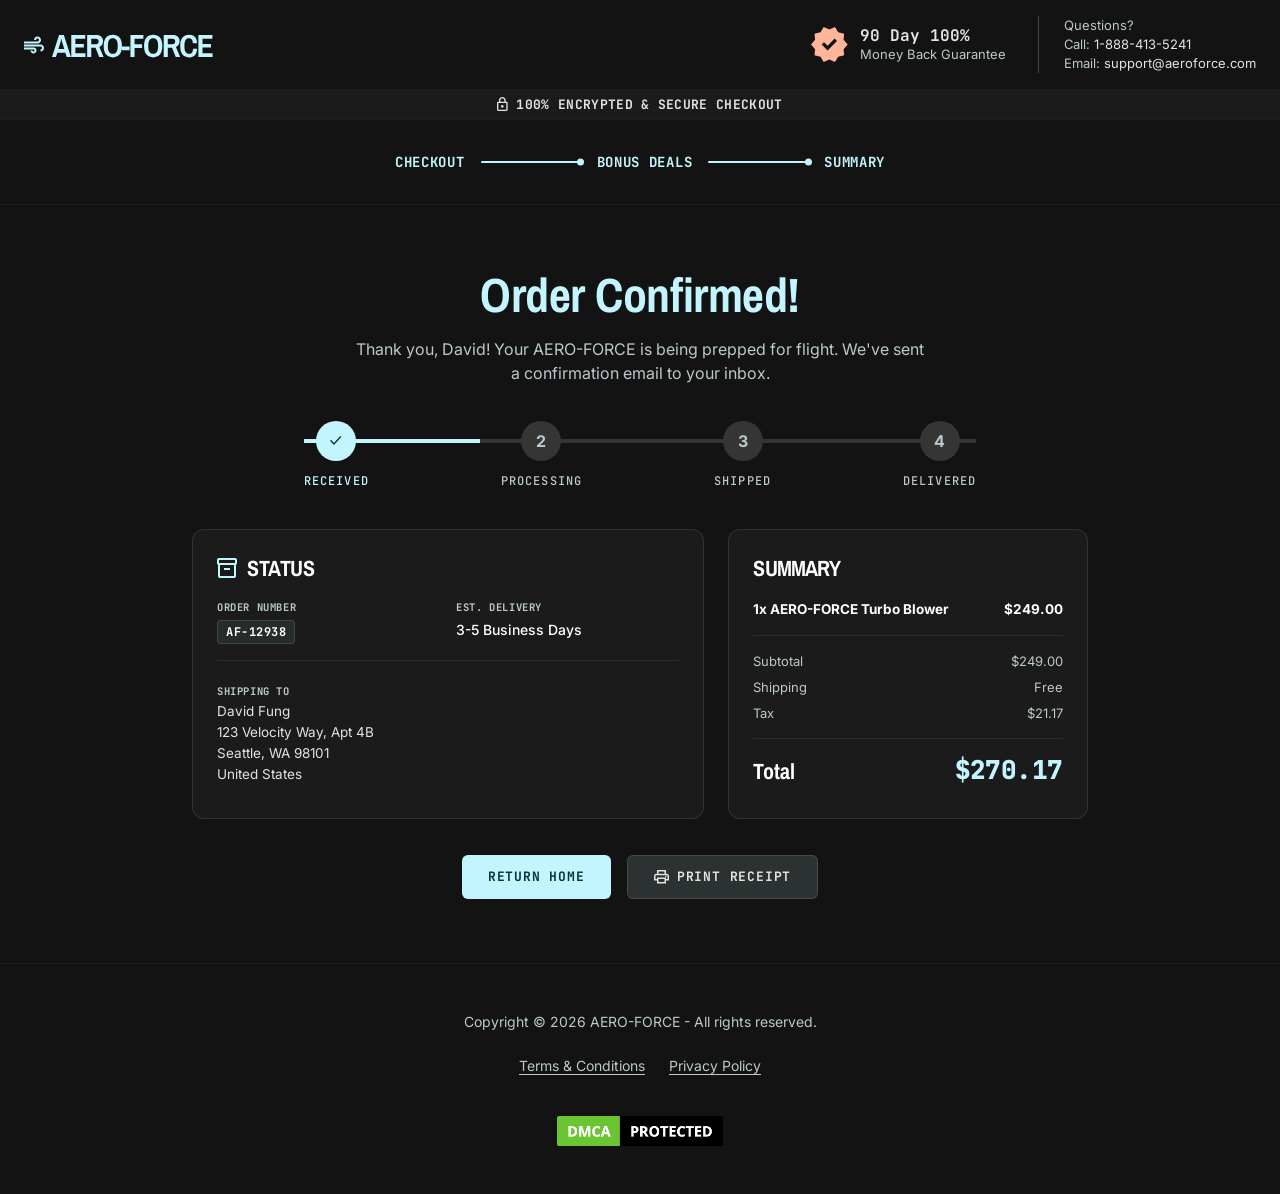
<file: confirmation.html>
<!DOCTYPE html>
<html lang="en">

<head>
  <meta charset="UTF-8">
  <meta name="viewport" content="width=device-width, initial-scale=1.0">
  <meta name="theme-color" content="#131313">
  <title>AERO-FORCE | Order Confirmed</title>
  <meta name="description" content="Thank you for your order! Your AERO-FORCE Blower is being prepped for flight. Order summary, tracking, and details.">

  <!-- Open Graph Meta -->
  <meta property="og:title" content="Order Confirmed | AERO-FORCE">
  <meta property="og:description" content="Your AERO-FORCE is being prepped for flight. View your order receipt and tracking status.">
  <meta property="og:type" content="website">

  <!-- Google Fonts: Archivo Narrow, Inter, JetBrains Mono -->
  <link rel="preconnect" href="https://fonts.googleapis.com">
  <link rel="preconnect" href="https://fonts.gstatic.com" crossorigin>
  <link href="https://fonts.googleapis.com/css2?family=Archivo+Narrow:ital,wght@0,400..700;1,400..700&family=Inter:ital,opsz,wght@0,14..32,100..900;1,14..32,100..900&family=JetBrains+Mono:ital,wght@0,100..800;1,100..800&display=swap" rel="stylesheet">

  <!-- Bootstrap 5 CDN -->
  <link href="https://cdn.jsdelivr.net/npm/bootstrap@5.3.3/dist/css/bootstrap.min.css" rel="stylesheet"
    integrity="sha384-QWTKZyjpPEjISv5WaRU9OFeRpok6YctnYmDr5pNlyT2bRjXh0JMhjY6hW+ALEwIH" crossorigin="anonymous">

  <!-- Custom Stylesheets -->
  <link rel="stylesheet" href="css/style.css">
  <link rel="stylesheet" href="css/confirmation.css">
</head>

<body class="unify-body confirmation-page">

  <!-- 1. HEADER SECONDARY (Matching checkout.html & headerv3.css) -->
  <header class="unify-header-secondary" role="banner">
    <div class="unify-container">
      <div class="unify-header-secondary-inner">
        <!-- Brand Logo -->
        <a href="index.html" class="unify-brand" aria-label="AERO-FORCE Home">
          <img src="images/brand-logo.svg" class="brand-logo" alt="AERO-FORCE Logo" width="189" height="38">
        </a>

        <div class="unify-header-secondary-right">
          <!-- 90 Day Money Back Guarantee Badge -->
          <div class="header-guarantee-badge">
            <img src="./images/icon-90-days-money-back.svg" class="header-guarantee-icon" alt="" aria-hidden="true" width="30" height="30" />
            <div class="header-guarantee-text">
              <strong>90 Day 100%</strong>
              <span>Money Back Guarantee</span>
            </div>
          </div>

          <!-- Customer Support Contact -->
          <div class="header-support-info">
            <span class="support-title">Questions?</span>
            <span>Call: <a href="tel:18884135241">1-888-413-5241</a></span>
            <span>Email: <a href="mailto:support@aeroforce.com">support@aeroforce.com</a></span>
          </div>
        </div>
      </div>
    </div>
  </header>

  <!-- 2. SECURITY SUB-BAR -->
  <div class="checkout-security-bar" role="complementary" aria-label="Security Assurance">
    <div class="unify-container">
      <div class="checkout-security-content">
        <img src="./images/icon-secure-lock.svg" class="security-lock-icon" alt="" aria-hidden="true" width="14" height="14" />
        <span>100% ENCRYPTED &amp; SECURE CHECKOUT</span>
      </div>
    </div>
  </div>

  <!-- 3. FUNNEL STEP PROGRESS TRACKER (Summary Step Active) -->
  <nav class="checkout-funnel-stepper" aria-label="Funnel Progress">
    <div class="unify-container">
      <div class="stepper-nav">
        <!-- Step 1: Checkout (Completed) -->
        <span class="stepper-step is-complete is-summary-active">CHECKOUT</span>
        <div class="stepper-track is-active" aria-hidden="true">
          <span class="stepper-dot"></span>
        </div>

        <!-- Step 2: Bonus Deals (Completed) -->
        <span class="stepper-step is-complete is-summary-active">BONUS DEALS</span>
        <div class="stepper-track is-active" aria-hidden="true">
          <span class="stepper-dot"></span>
        </div>

        <!-- Step 3: Summary (Active & Current) -->
        <span class="stepper-step is-summary-active" aria-current="step">SUMMARY</span>
      </div>
    </div>
  </nav>

  <!-- 4. MAIN ORDER CONFIRMATION SECTION -->
  <main class="confirmation-main" id="main-content">
    <section class="unify-section confirmation-section" aria-labelledby="confirmHeading">
      <div class="unify-container">
        <div class="confirmation-content-wrap">

          <!-- Primary Heading -->
          <h1 class="confirmation-title" id="confirmHeading">
            Order Confirmed!
          </h1>

          <!-- Confirmation Message -->
          <p class="confirmation-subtitle">
            Thank you, David! Your AERO-FORCE is being prepped for flight.
We've sent a confirmation email to your inbox.
          </p>

          <!-- 4-Step Order Fulfillment Timeline Tracker -->
          <div class="unify-order-timeline-status-wrapper" role="region" aria-label="Order Tracking Status">
            <!-- Step 1: Received (passed / active) -->
            <div class="unify-order-timeline-steps unify-order-steps-pass" aria-current="step">
              <div class="unify-order-steps-node" aria-label="Step 1: Received, completed">
                <img src="./images/icon-tick-dark.svg" class="" />
              </div>
              <span class="unify-order-steps-label">Received</span>
            </div>

            <!-- Step 2: Processing -->
            <div class="unify-order-timeline-steps">
              <div class="unify-order-steps-node" aria-label="Step 2: Processing"><span>2</span></div>
              <span class="unify-order-steps-label">Processing</span>
            </div>

            <!-- Step 3: Shipped -->
            <div class="unify-order-timeline-steps">
              <div class="unify-order-steps-node" aria-label="Step 3: Shipped"><span>3</span></div>
              <span class="unify-order-steps-label">Shipped</span>
            </div>
            
            <!-- Step 4: Delivered -->
            <div class="unify-order-timeline-steps">
              <div class="unify-order-steps-node" aria-label="Step 4: Delivered"><span>4</span></div>
              <span class="unify-order-steps-label">Delivered</span>
            </div>
          </div>

          <!-- Two-Card Grid: Status & Summary -->
          <div class="confirmation-cards-grid">

            <!-- ================================================================
                 CARD 1: ORDER STATUS & SHIPPING INFO
                 ================================================================ -->
            <article class="confirmation-card confirmation-card--status" aria-labelledby="statusCardTitle">
              <h2 class="card-header-title" id="statusCardTitle">
                <img src="./images/icon-status.svg" />
                Status
              </h2>

              <div class="status-meta-grid">
                <div class="status-meta-col">
                  <span class="status-label">ORDER NUMBER</span>
                  <span class="order-badge-pill">AF-12938</span>
                </div>
                <div class="status-meta-col">
                  <span class="status-label">EST. DELIVERY</span>
                  <span class="delivery-value">3-5 Business Days</span>
                </div>
              </div>

              <div class="card-divider" aria-hidden="true"></div>

              <div class="shipping-section">
                <span class="status-label">SHIPPING TO</span>
                <address class="shipping-address">
                  David Fung<br>
                  123 Velocity Way, Apt 4B<br>
                  Seattle, WA 98101<br>
                  United States
                </address>
              </div>
            </article>

            <!-- ================================================================
                 CARD 2: ORDER SUMMARY & TOTAL BREAKDOWN
                 ================================================================ -->
            <article class="confirmation-card confirmation-card--summary" aria-labelledby="summaryCardTitle">
              <h3 class="card-header-title" id="summaryCardTitle">
                Summary
              </h3>

              <div class="summary-item-row">
                <span class="summary-item-name">1x AERO-FORCE Turbo Blower</span>
                <span class="summary-item-price">$249.00</span>
              </div>

              <div class="card-divider" aria-hidden="true"></div>

              <div class="summary-calc-list">
                <div class="summary-calc-row">
                  <span>Subtotal</span>
                  <span>$249.00</span>
                </div>
                <div class="summary-calc-row">
                  <span>Shipping</span>
                  <span>Free</span>
                </div>
                <div class="summary-calc-row">
                  <span>Tax</span>
                  <span>$21.17</span>
                </div>
              </div>

              <div class="card-divider" aria-hidden="true"></div>

              <div class="summary-total-row">
                <span class="total-label">Total</span>
                <span class="total-value" aria-label="Total amount: two hundred seventy dollars and seventeen cents">$270.17</span>
              </div>
            </article>

          </div>

          <!-- Action Buttons (Return Home & Print Receipt) -->
          <div class="confirmation-actions">
            <a href="index.html" class="btn-return-home" role="button">
              RETURN HOME
            </a>
            <button type="button" class="btn-print-receipt" aria-label="Print this order receipt">
              <img src="./images/icon-print.svg" />
              <span>PRINT RECEIPT</span>
            </button>
          </div>

        </div>
      </div>
    </section>
  </main>

  <!-- 5. SITE FOOTER (Matching checkout.html & footer.css) -->
  <footer class="site-footer" role="contentinfo">
    <div class="unify-container">
      <div class="footer-content">
        <p class="footer-copyright">
          Copyright &copy; 2026 AERO-FORCE<span class="d-none d-sm-inline"> -</span><br class="d-block d-sm-none"> All rights reserved.
        </p>
        <nav class="footer-links" aria-label="Legal Navigation">
          <a href="privacy-policy.html" class="footer-link-item">Terms &amp; Conditions</a>
          <a href="privacy-policy.html" class="footer-link-item">Privacy Policy</a>
        </nav>
        <!-- DMCA Protection Badge -->
        <a href="https://www.dmca.com" class="dmca-badge" aria-label="DMCA.com Protection Status" target="_blank" rel="noopener noreferrer">
          <img src="images/icon-footer-dcma.svg" alt="DMCA.com Protection Status" width="166" height="30" class="dmca-badge-img">
        </a>
      </div>
    </div>
  </footer>

  <!-- Interactive Application Scripts -->
  <script src="js/app.js" defer></script>
</body>

</html>
</file>
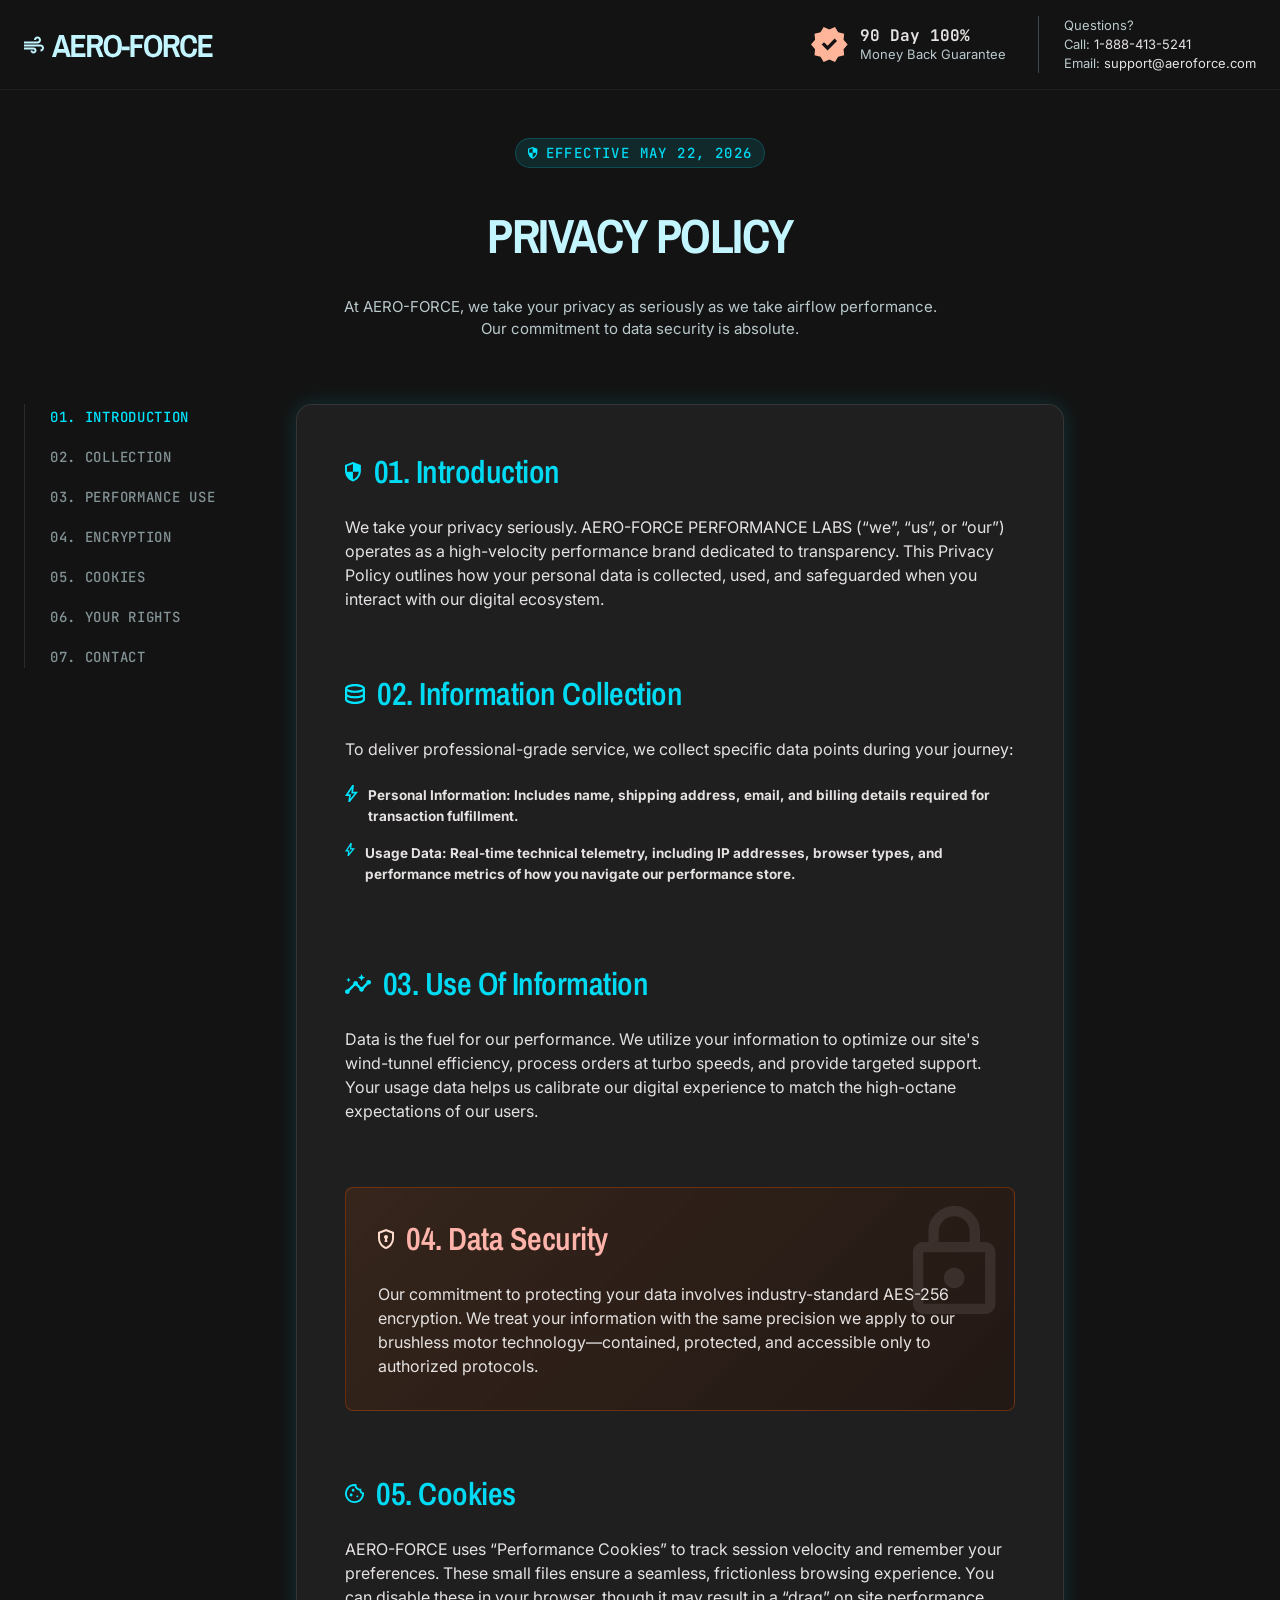
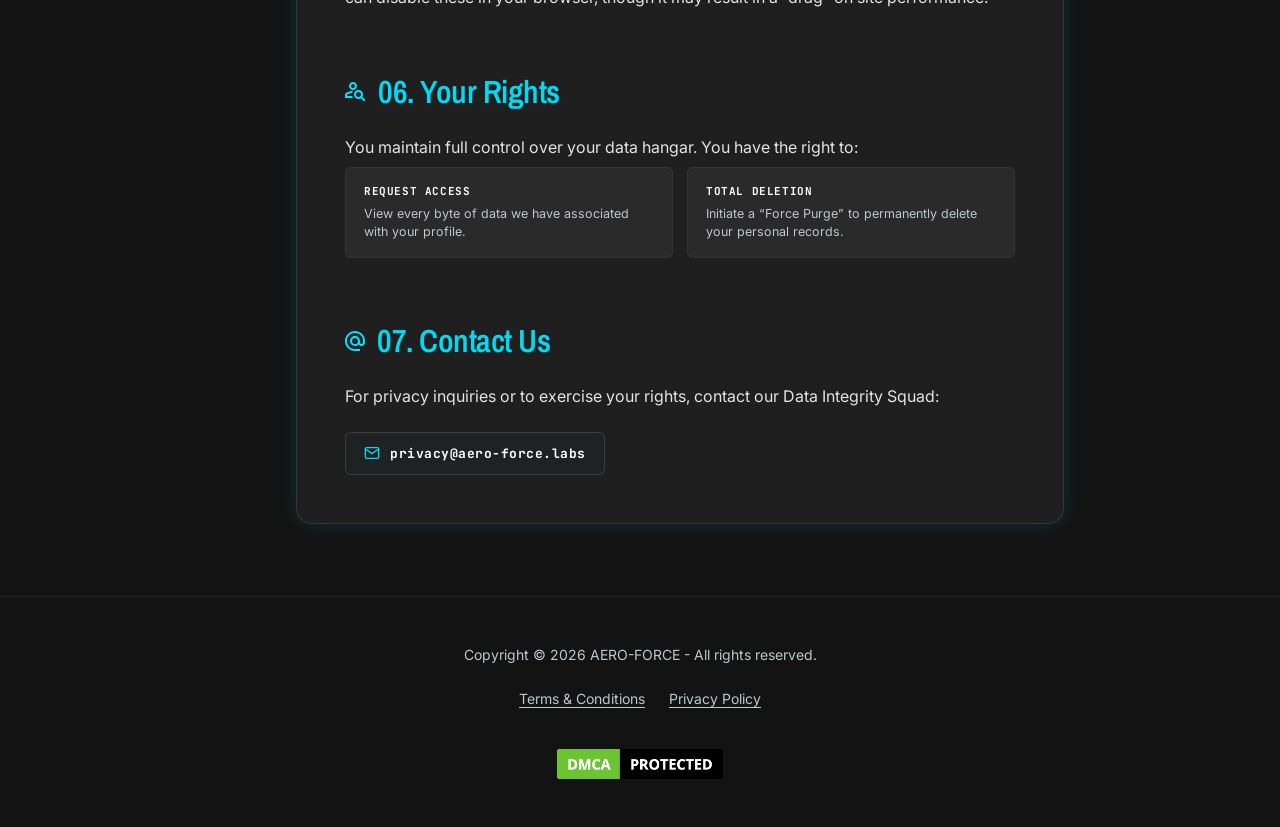
<file: privacy-policy.html>
<!DOCTYPE html>
<html lang="en">

<head>
  <meta charset="UTF-8">
  <meta name="viewport" content="width=device-width, initial-scale=1.0">
  <meta name="theme-color" content="#131313">
  <title>Privacy Policy | AERO-FORCE Performance Labs</title>
  <meta name="description" content="AERO-FORCE Privacy Policy: Learn how we collect, use, and protect your personal data with industry-standard AES-256 encryption.">

  <!-- Open Graph Meta -->
  <meta property="og:title" content="Privacy Policy | AERO-FORCE">
  <meta property="og:description" content="Our commitment to data security is absolute. Read the AERO-FORCE Privacy Policy.">
  <meta property="og:type" content="website">

  <!-- Google Fonts: Archivo Narrow, Inter, JetBrains Mono -->
  <link rel="preconnect" href="https://fonts.googleapis.com">
  <link rel="preconnect" href="https://fonts.gstatic.com" crossorigin>
  <link href="https://fonts.googleapis.com/css2?family=Archivo+Narrow:ital,wght@0,400..700;1,400..700&family=Inter:ital,opsz,wght@0,14..32,100..900;1,14..32,100..900&family=JetBrains+Mono:ital,wght@0,100..800;1,100..800&display=swap" rel="stylesheet">

  <!-- Bootstrap 5 CDN -->
  <link href="https://cdn.jsdelivr.net/npm/bootstrap@5.3.3/dist/css/bootstrap.min.css" rel="stylesheet"
    integrity="sha384-QWTKZyjpPEjISv5WaRU9OFeRpok6YctnYmDr5pNlyT2bRjXh0JMhjY6hW+ALEwIH" crossorigin="anonymous">

  <!-- Custom Stylesheets -->
  <link rel="stylesheet" href="css/style.css">
  <link rel="stylesheet" href="css/privacy-policy.css">
</head>

<body class="unify-body privacy-page">

  <!-- 1. HEADER SECONDARY (Matching checkout.html & headerv3.css) -->
  <header class="unify-header-secondary" role="banner">
    <div class="unify-container">
      <div class="unify-header-secondary-inner">
        <!-- Brand Logo -->
        <a href="index.html" class="unify-brand" aria-label="AERO-FORCE Home">
          <img src="images/brand-logo.svg" class="brand-logo" alt="AERO-FORCE Logo" width="189" height="38">
        </a>

        <div class="unify-header-secondary-right">
          <!-- 90 Day Money Back Guarantee Badge -->
          <div class="header-guarantee-badge">
            <img src="./images/icon-90-days-money-back.svg" class="header-guarantee-icon" alt="" aria-hidden="true" width="30" height="30" />
            <div class="header-guarantee-text">
              <strong>90 Day 100%</strong>
              <span>Money Back Guarantee</span>
            </div>
          </div>

          <!-- Customer Support Contact -->
          <div class="header-support-info">
            <span class="support-title">Questions?</span>
            <span>Call: <a href="tel:18884135241">1-888-413-5241</a></span>
            <span>Email: <a href="mailto:support@aeroforce.com">support@aeroforce.com</a></span>
          </div>
        </div>
      </div>
    </div>
  </header>

  <!-- 2. MAIN PRIVACY POLICY CONTENT -->
  <main class="privacy-main" id="main-content">
    <section class="unify-section privacy-section" aria-labelledby="privacyHeading">
      <div class="unify-container privacy-container">

        <!-- Hero Header -->
        <div class="privacy-hero">
          <div class="privacy-date-badge" role="status">
            <img src="./images/icon-shield.svg" />
            <span>EFFECTIVE MAY 22, 2026</span>
          </div>

          <h1 class="privacy-page-title" id="privacyHeading">
            PRIVACY POLICY
          </h1>

          <p class="privacy-intro-text">
            At AERO-FORCE, we take your privacy as seriously as we take airflow performance. Our commitment to data security is absolute.
          </p>
        </div>

        <!-- 2-Column Layout: Sidebar Nav & Framed Content Card -->
        <div class="privacy-grid">

          <!-- ================================================================
               LEFT COLUMN: TABLE OF CONTENTS NAVIGATION
               ================================================================ -->
          <aside class="privacy-sidebar" aria-label="Privacy Policy Sections Navigation">
            <nav>
              <ul class="privacy-nav-list" role="list">
                <li class="privacy-nav-item">
                  <a href="#section-01" class="privacy-nav-link">01. INTRODUCTION</a>
                </li>
                <li class="privacy-nav-item">
                  <a href="#section-02" class="privacy-nav-link">02. COLLECTION</a>
                </li>
                <li class="privacy-nav-item">
                  <a href="#section-03" class="privacy-nav-link">03. PERFORMANCE USE</a>
                </li>
                <li class="privacy-nav-item">
                  <a href="#section-04" class="privacy-nav-link">04. ENCRYPTION</a>
                </li>
                <li class="privacy-nav-item">
                  <a href="#section-05" class="privacy-nav-link">05. COOKIES</a>
                </li>
                <li class="privacy-nav-item">
                  <a href="#section-06" class="privacy-nav-link">06. YOUR RIGHTS</a>
                </li>
                <li class="privacy-nav-item">
                  <a href="#section-07" class="privacy-nav-link is-active">07. CONTACT</a>
                </li>
              </ul>
            </nav>
          </aside>

          <!-- ================================================================
               RIGHT COLUMN: MAIN POLICY CARD (7 SECTIONS)
               ================================================================ -->
          <div class="privacy-content-card">

            <!-- Section 01: Introduction -->
            <article class="policy-section" id="section-01" aria-labelledby="title-01">
              <h2 class="policy-section-title" id="title-01">
                <img src="./images/icon-shield.svg" />
                <span>01. Introduction</span>
              </h2>
              <p class="policy-paragraph">
                We take your privacy seriously. AERO-FORCE PERFORMANCE LABS (&ldquo;we&rdquo;, &ldquo;us&rdquo;, or &ldquo;our&rdquo;) operates as a high-velocity performance brand dedicated to transparency. This Privacy Policy outlines how your personal data is collected, used, and safeguarded when you interact with our digital ecosystem.
              </p>
            </article>

            <!-- Section 02: Information Collection -->
            <article class="policy-section" id="section-02" aria-labelledby="title-02">
              <h2 class="policy-section-title" id="title-02">
                <img src="./images/icon-db.svg" />
                <span>02. Information Collection</span>
              </h2>
              <p class="policy-paragraph">
                To deliver professional-grade service, we collect specific data points during your journey:
              </p>
              <ul class="policy-feature-list" role="list">
                <li class="policy-feature-item">
                  <img src="./images/icon-flash-outline.svg" />
                  <span><strong>Personal Information: Includes name, shipping address, email, and billing details required for transaction fulfillment.</strong></span>
                </li>
                <li class="policy-feature-item">
                  <img src="./images/icon-flash-outline.svg" />
                  <span><strong>Usage Data: Real-time technical telemetry, including IP addresses, browser types, and performance metrics of how you navigate our performance store.</strong></span>
                </li>
              </ul>
            </article>

            <!-- Section 03: Use of Information -->
            <article class="policy-section" id="section-03" aria-labelledby="title-03">
              <h2 class="policy-section-title" id="title-03">
                <img src="./images/icon-grow-line.svg" />
                <span>03. Use of Information</span>
              </h2>
              <p class="policy-paragraph">
                Data is the fuel for our performance. We utilize your information to optimize our site's wind-tunnel efficiency, process orders at turbo speeds, and provide targeted support. Your usage data helps us calibrate our digital experience to match the high-octane expectations of our users.
              </p>
            </article>

            <!-- Section 04: Data Security (Special Amber Highlight Card) -->
            <section class="policy-security-card" id="section-04" aria-labelledby="title-04">
              <!-- Large Translucent Lock Watermark -->
              <div class="security-card-inner">
                <h2 class="security-card-title" id="title-04">
                  <img src="./images/icon-data-secure.svg" />
                  <span>04. Data Security</span>
                </h2>
                <p class="security-card-text">
                  Our commitment to protecting your data involves industry-standard AES-256 encryption. We treat your information with the same precision we apply to our brushless motor technology&mdash;contained, protected, and accessible only to authorized protocols.
                </p>
              </div>
              <img src="./images/icon-secure-lock.svg" class="policy-security-card-pattern"/>
            </section>

            <!-- Section 05: Cookies -->
            <article class="policy-section" id="section-05" aria-labelledby="title-05">
              <h2 class="policy-section-title" id="title-05">
                <img src="./images/icon-cookies.svg" />
                <span>05. Cookies</span>
              </h2>
              <p class="policy-paragraph">
                AERO-FORCE uses &ldquo;Performance Cookies&rdquo; to track session velocity and remember your preferences. These small files ensure a seamless, frictionless browsing experience. You can disable these in your browser, though it may result in a &ldquo;drag&rdquo; on site performance.
              </p>
            </article>

            <!-- Section 06: Your Rights -->
            <article class="policy-section" id="section-06" aria-labelledby="title-06">
              <h2 class="policy-section-title" id="title-06">
                <img src="./images/icon-find-user.svg" />
                <span>06. Your Rights</span>
              </h2>
              <p class="policy-paragraph">
                You maintain full control over your data hangar. You have the right to:
              </p>

              <div class="policy-rights-grid">
                <div class="policy-right-box">
                  <h3 class="right-box-title">REQUEST ACCESS</h3>
                  <p class="right-box-desc">View every byte of data we have associated with your profile.</p>
                </div>
                <div class="policy-right-box">
                  <h3 class="right-box-title">TOTAL DELETION</h3>
                  <p class="right-box-desc">Initiate a &ldquo;Force Purge&rdquo; to permanently delete your personal records.</p>
                </div>
              </div>
            </article>

            <!-- Section 07: Contact Us -->
            <article class="policy-section" id="section-07" aria-labelledby="title-07">
              <h2 class="policy-section-title" id="title-07">
                <img src="./images/icon-@.svg" />
                <span>07. Contact Us</span>
              </h2>
              <p class="policy-paragraph">
                For privacy inquiries or to exercise your rights, contact our Data Integrity Squad:
              </p>
              <div class="policy-contact-wrap">
                <a href="mailto:privacy@aero-force.labs" class="policy-contact-pill" aria-label="Send email to privacy@aero-force.labs">
                  <svg class="contact-mail-icon" viewBox="0 0 24 24" fill="none" stroke-width="2" stroke-linecap="round" stroke-linejoin="round" aria-hidden="true">
                    <path d="M4 4h16c1.1 0 2 .9 2 2v12c0 1.1-.9 2-2 2H4c-1.1 0-2-.9-2-2V6c0-1.1.9-2 2-2z"></path>
                    <polyline points="22,6 12,13 2,6"></polyline>
                  </svg>
                  <span class="contact-email-text">privacy@aero-force.labs</span>
                </a>
              </div>
            </article>

          </div>
        </div>

      </div>
    </section>
  </main>

  <!-- 3. SITE FOOTER (Matching checkout.html & footer.css) -->
  <footer class="site-footer" role="contentinfo">
    <div class="unify-container">
      <div class="footer-content">
        <p class="footer-copyright">
          Copyright &copy; 2026 AERO-FORCE<span class="d-none d-sm-inline"> -</span><br class="d-block d-sm-none"> All rights reserved.
        </p>
        <nav class="footer-links" aria-label="Legal Navigation">
          <a href="privacy-policy.html" class="footer-link-item">Terms &amp; Conditions</a>
          <a href="privacy-policy.html" class="footer-link-item">Privacy Policy</a>
        </nav>
        <!-- DMCA Protection Badge -->
        <a href="https://www.dmca.com" class="dmca-badge" aria-label="DMCA.com Protection Status" target="_blank" rel="noopener noreferrer">
          <img src="images/icon-footer-dcma.svg" alt="DMCA.com Protection Status" width="166" height="30" class="dmca-badge-img">
        </a>
      </div>
    </div>
  </footer>

  <!-- Interactive Application Scripts -->
  <script src="js/app.js" defer></script>
</body>

</html>
</file>
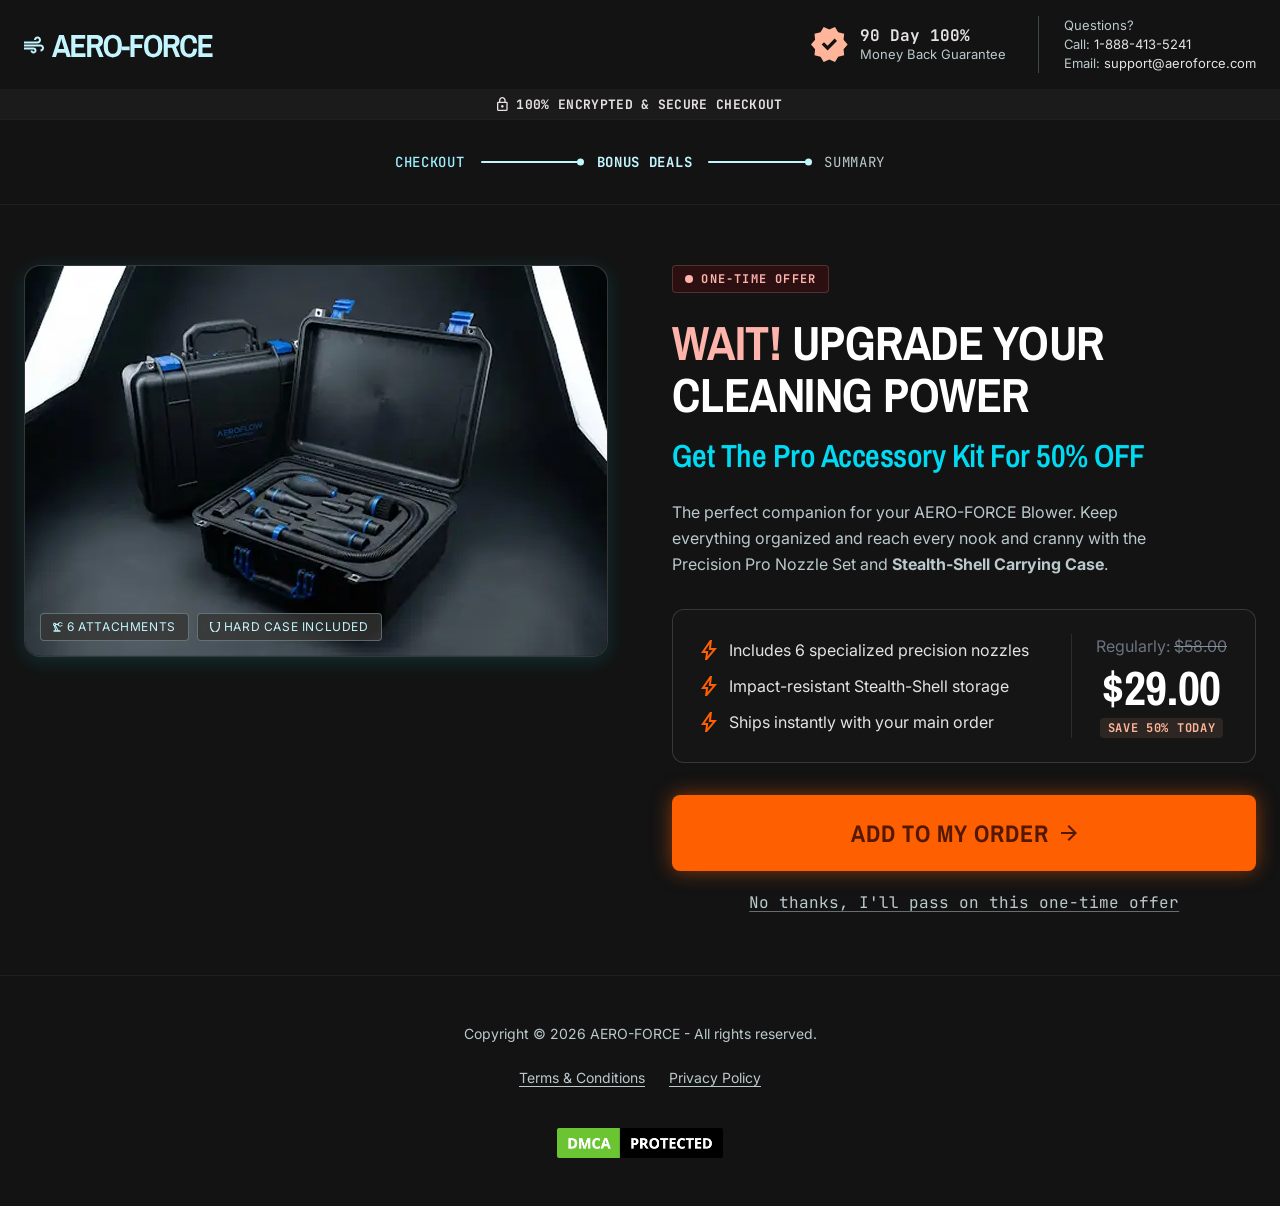
<file: upsell.html>
<!DOCTYPE html>
<html lang="en">

<head>
  <meta charset="UTF-8">
  <meta name="viewport" content="width=device-width, initial-scale=1.0">
  <meta name="theme-color" content="#131313">
  <title>AERO-FORCE | Upgrade Your Cleaning Power (Pro Accessory Kit Offer)</title>
  <meta name="description" content="Exclusive one-time offer: Upgrade your AERO-FORCE Blower with the Pro Accessory Kit for 50% OFF. Includes 6 specialized precision nozzles and impact-resistant Stealth-Shell carrying case.">

  <!-- Open Graph Meta -->
  <meta property="og:title" content="WAIT! Upgrade Your Cleaning Power | AERO-FORCE Pro Accessory Kit">
  <meta property="og:description" content="Get the Pro Accessory Kit for 50% OFF. Includes 6 specialized precision nozzles and Stealth-Shell carrying case.">
  <meta property="og:image" content="images/upsell-accessory-kit.png">
  <meta property="og:type" content="website">

  <!-- Google Fonts: Archivo Narrow, Inter, JetBrains Mono -->
  <link rel="preconnect" href="https://fonts.googleapis.com">
  <link rel="preconnect" href="https://fonts.gstatic.com" crossorigin>
  <link href="https://fonts.googleapis.com/css2?family=Archivo+Narrow:ital,wght@0,400..700;1,400..700&family=Inter:ital,opsz,wght@0,14..32,100..900;1,14..32,100..900&family=JetBrains+Mono:ital,wght@0,100..800;1,100..800&display=swap" rel="stylesheet">

  <!-- Bootstrap 5 CDN -->
  <link href="https://cdn.jsdelivr.net/npm/bootstrap@5.3.3/dist/css/bootstrap.min.css" rel="stylesheet"
    integrity="sha384-QWTKZyjpPEjISv5WaRU9OFeRpok6YctnYmDr5pNlyT2bRjXh0JMhjY6hW+ALEwIH" crossorigin="anonymous">

  <!-- Custom Stylesheets -->
  <link rel="stylesheet" href="css/style.css">
  <link rel="stylesheet" href="css/upsell.css">
</head>

<body class="unify-body upsell-page">

  <!-- HEADER V2 -->
  <header class="unify-header-secondary" role="banner">
    <div class="unify-container">
      <div class="unify-header-secondary-inner">
        <!-- Logo -->
        <a href="index.html" class="unify-brand" aria-label="AERO-FORCE Home">
          <img src="images/brand-logo.svg" class="brand-logo" alt="AERO-FORCE Logo" width="189" height="38">
        </a>

        <div class="unify-header-secondary-right">
          <div class="header-guarantee-badge">
            <img src="./images/icon-90-days-money-back.svg" class="" alt="icon 90 days Money Back Guarantee" />
            <div class="header-guarantee-text">
              <strong>90 Day 100%</strong>
              <span>Money Back Guarantee</span>
            </div>
          </div>

          <!-- Customer Support Contact -->
          <div class="header-support-info">
            <span class="support-title">Questions?</span>
            <span>Call: <a href="tel:18884135241">1-888-413-5241</a></span>
            <span>Email: <a href="mailto:support@aeroforce.com">support@aeroforce.com</a></span>
          </div>
        </div>
      </div>
    </div>
  </header>

  <!-- 2. SECURITY SUB-BAR -->
  <div class="checkout-security-bar" role="complementary" aria-label="Security Assurance">
    <div class="unify-container">
      <div class="checkout-security-content">
        <img src="./images/icon-secure-lock.svg" class="security-lock-icon" alt="" aria-hidden="true" width="14" height="14" />
        <span>100% ENCRYPTED &amp; SECURE CHECKOUT</span>
      </div>
    </div>
  </div>

  <!-- 3. FUNNEL STEP PROGRESS TRACKER (Bonus Deals Active) -->
  <nav class="checkout-funnel-stepper" aria-label="Funnel Progress">
    <div class="unify-container">
      <div class="stepper-nav">
        <!-- Step 1: Checkout (Completed) -->
        <span class="stepper-step is-complete">CHECKOUT</span>
        <div class="stepper-track is-active" aria-hidden="true">
          <span class="stepper-dot"></span>
        </div>

        <!-- Step 2: Bonus Deals (Current Active Step) -->
        <span class="stepper-step is-active" aria-current="step">BONUS DEALS</span>
        <div class="stepper-track is-active" aria-hidden="true">
          <span class="stepper-dot"></span>
        </div>

        <!-- Step 3: Summary (Pending) -->
        <span class="stepper-step">SUMMARY</span>
      </div>
    </div>
  </nav>

  <!-- 4. MAIN UPSELL OFFER SECTION -->
  <main class="upsell-main" id="main-content">
    <section class="unify-section upsell-section" aria-labelledby="upsellHeading">
      <div class="unify-container">
        <div class="upsell-grid">

          <!-- ================================================================
               LEFT COLUMN: PRODUCT SHOWCASE MEDIA CARD
               ================================================================ -->
          <div class="upsell-col-left">
            <figure class="upsell-product-card m-0">
              <img 
                src="images/upsell-thumb.webp" 
                alt="AERO-FORCE Pro Accessory Kit with 6 specialized precision nozzles and impact-resistant Stealth-Shell carrying case included" 
                class="upsell-product-image" 
                width="459" 
                height="308" 
                fetchpriority="high" 
                loading="eager"
              >
            </figure>
            <div class="upsell-col-left-badge-list">
              <div class="upsell-col-left-badge">
                <img src="./images/icon-6-attachments.svg" />
                <span>6 ATTACHMENTS</span>
              </div>

              <div class="upsell-col-left-badge">
                <img src="./images/icon-shield-outline.svg" />
                <span>HARD CASE INCLUDED</span>
              </div>
            </div>
          </div>

          <!-- ================================================================
               RIGHT COLUMN: EXCLUSIVE UPSELL OFFER DETAILS
               ================================================================ -->
          <div class="upsell-col-right">

            <!-- One-Time Offer Badge -->
            <div class="upsell-badge-wrap">
              <div class="upsell-offer-badge" role="status" aria-label="One-Time Offer Alert">
                <span class="badge-dot" aria-hidden="true"></span>
                <span>ONE-TIME OFFER</span>
              </div>
            </div>

            <!-- Primary Headline -->
            <h1 class="upsell-title" id="upsellHeading">
              <span class="title-alert">WAIT!</span> UPGRADE YOUR<br>CLEANING POWER
            </h1>

            <!-- Subtitle -->
            <h2 class="upsell-subtitle">
              Get the Pro Accessory Kit for 50% OFF
            </h2>

            <!-- Body Description -->
            <p class="upsell-desc">
              The perfect companion for your AERO-FORCE Blower. Keep everything organized and reach every nook and cranny with the Precision Pro Nozzle Set and <strong>Stealth-Shell Carrying Case</strong>.
            </p>

            <!-- Pricing & Features Card -->
            <div class="upsell-pricing-card" role="region" aria-label="Offer Pricing & Included Features">
              <!-- Features List -->
              <ul class="pricing-features-list" role="list">
                <li class="pricing-feature-item">
                  <img src="./images/icon-flash-orange.svg" />
                  <span>Includes 6 specialized precision nozzles</span>
                </li>
                <li class="pricing-feature-item">
                  <img src="./images/icon-flash-orange.svg" />
                  <span>Impact-resistant Stealth-Shell storage</span>
                </li>
                <li class="pricing-feature-item">
                  <img src="./images/icon-flash-orange.svg" />
                  <span>Ships instantly with your main order</span>
                </li>
              </ul>

              <!-- Price Box -->
              <div class="pricing-card-values">
                <div class="pricing-regular">
                  Regularly: <span class="price-strikethrough" aria-label="Original price fifty-eight dollars">$58.00</span>
                </div>
                <div class="pricing-current" aria-label="Special offer price: twenty-nine dollars">
                  $29.00
                </div>
                <div class="pricing-savings-badge" aria-label="Discount amount: Save 50% today">
                  SAVE 50% TODAY
                </div>
              </div>
            </div>

            <!-- Primary Call to Action Button -->
            <a 
              href="confirmation.html" 
              class="unify-btn unify-btn-upsell-cta" 
              id="addUpsellToOrder" 
              role="button" 
              aria-label="Add Pro Accessory Kit to my order for twenty-nine dollars"
            >
              <span>ADD TO MY ORDER</span>
              <img src="./images/icon-btn-arrow.svg" />
            </a>

            <!-- Decline Offer Link -->
            <div class="upsell-decline-wrap">
              <a href="confirmation.html" class="upsell-decline-link" id="declineUpsellOffer" aria-label="Decline this special accessory kit offer and continue to confirmation">
                No thanks, I'll pass on this one-time offer
              </a>
            </div>

          </div>
        </div>
      </div>
    </section>
  </main>

  <!-- 5. SITE FOOTER (Matching checkout.html & footer.css) -->
  <footer class="site-footer" role="contentinfo">
    <div class="unify-container">
      <div class="footer-content">
        <p class="footer-copyright">
          Copyright &copy; 2026 AERO-FORCE<span class="d-none d-sm-inline"> -</span><br class="d-block d-sm-none"> All rights reserved.
        </p>
        <nav class="footer-links" aria-label="Legal Navigation">
          <a href="privacy-policy.html" class="footer-link-item">Terms &amp; Conditions</a>
          <a href="privacy-policy.html" class="footer-link-item">Privacy Policy</a>
        </nav>
        <!-- DMCA Protection Badge -->
        <a href="https://www.dmca.com" class="dmca-badge" aria-label="DMCA.com Protection Status" target="_blank" rel="noopener noreferrer">
          <img src="images/icon-footer-dcma.svg" alt="DMCA.com Protection Status" width="166" height="30" class="dmca-badge-img">
        </a>
      </div>
    </div>
  </footer>

  <!-- Interactive Application Scripts -->
  <script src="js/app.js" defer></script>
</body>

</html>
</file>
<file: css/style.css>
@import url('root.css');



/* --------------------------------------------------------------------------
   HEADER TOP BAR & MARQUEE PROMO
   -------------------------------------------------------------------------- */
.unify-header-top {
  width: 100%;
  background: var(--cyan-100);
  padding: 8px 0;
  overflow: hidden;
}
.unify-header-top-marquee {
  width: 100%;
  min-width: 0;
  overflow: hidden;
}
.unify-header-top-marquee-track {
  display: flex;
  width: max-content;
  gap: 3rem;
  animation: unify-marquee-scroll 14s linear infinite;
}
.unify-header-top-marquee-content {
  display: inline-flex;
  align-items: center;
  gap: 12px;
  flex-shrink: 0;
  white-space: nowrap;
  font-family: var(--font-JetBrains);
  font-size: 12px;
  line-height: normal;
  font-weight: var(--font-semibold);
  text-transform: uppercase;
  color: var(--bg-default);
}
.unify-header-top-marquee-content span {
  font-family: var(--font-JetBrains);
  color: var(--green-dark);
  font-size: 14px;
  line-height: 20px;
  letter-spacing: 0.7px;
  text-transform: uppercase;
  font-weight: var(--font-bold);
}
.unify-header-top-marquee-content .promo-badge {
  color: var(--cyan-100);
  background: var(--bg-default);
  border-radius: 4px;
  padding: 2px 8px;
}

/* --------------------------------------------------------------------------
   HEADER primary
   -------------------------------------------------------------------------- */
.unify-header {
  width: 100%;
  position: sticky;
  top: 0;
  z-index: 1000;
  background-color: var(--bg-default);
  padding: 12px 0;
  border-bottom: 1px solid var(--white-10);
  transition: background-color 0.25s ease, box-shadow 0.25s ease, border-color 0.25s ease;
  box-shadow: var(--shadow-default-desktop);
}

.unify-header.header-scrolled {
  background-color: rgba(19, 19, 19, 0.95);
  backdrop-filter: blur(10px);
  -webkit-backdrop-filter: blur(10px);
  box-shadow: 0 4px 18px rgba(0, 0, 0, 0.65);
  border-bottom-color: rgba(255, 255, 255, 0.12);
}

.unify-header-inner {
  width: 100%;
  display: flex;
  align-items: center;
  justify-content: space-between;
}

/* Brand Logo */
.unify-brand {
  display: inline-flex;
  align-items: center;
  text-decoration: none;
  flex-shrink: 0;
  transition: opacity 0.2s ease;
}

.unify-brand:hover {
  opacity: 0.85;
}

.unify-brand img.brand-logo {
  height: 24px;
  width: auto;
  display: block;
  user-select: none;
  background-size: cover;
}

/* Desktop navigation is hidden on mobile & tablet */
.unify-nav {
  display: none;
}

.unify-nav-list {
  display: flex;
  align-items: center;
  list-style: none;
  margin: 0;
  padding: 0;
}

.unify-nav-item {
  position: relative;
  display: flex;
  align-items: center;
}

.unify-nav-link {
  font-family: var(--font-JetBrains);
  font-size: 14px;
  line-height: 20px;
  letter-spacing: 0.07px;
  font-weight: var(--font-medium);
  display: inline-flex;
  align-items: center;
  color: var(--gray-500);
  text-transform: uppercase;
  text-decoration: none;
  position: relative;
  transition: color 0.2s ease;
}

/* Header Right Group: CTA Button + Hamburger Button */
.unify-header-cta {
  display: flex;
  align-items: center;
  gap: 10px;
  flex-shrink: 0;
}
.unify-header-cta .unify-btn-pill {
  padding: 6px 14px; 
  font-size: 12px;
}
.unify-header-cta .unify-btn-pill:hover {
  transform: translateY(0);
}

/* CTA Button (GET TURBO) */
.btn-header-turbo {
  display: inline-flex;
  align-items: center;
  justify-content: center;
  background-color: var(--orange-default);
  color: var(--orange-dark);
  font-family: var(--font-JetBrains);
  font-size: 11px;
  font-weight: 700;
  letter-spacing: 0.5px;
  text-transform: uppercase;
  text-decoration: none;
  padding: 6px 14px;
  border-radius: 999px;
  border: none;
  cursor: pointer;
  white-space: nowrap;
  box-shadow: 0 0 12px rgba(254, 95, 0, 0.5), 0 1px 3px rgba(0, 0, 0, 0.4);
  transition: background-color 0.3s ease, color 0.3s ease;
}

.btn-header-turbo:hover {
  background-color: var(--orange-600);
  color: var(--orange-dark);
  box-shadow: 0 0 18px rgba(254, 95, 0, 0.75);
}

.btn-header-turbo:active {
  transform: translateY(0);
}

/* ==========================================================================
   HAMBURGER BUTTON & SMOOTH ICON MORPH (1st image type <-> 2nd image type)
   ========================================================================== */
.unify-hamburger-btn {
  display: inline-flex;
  align-items: center;
  justify-content: center;
  width: 32px;
  height: 32px;
  background: transparent;
  border: 1px solid rgba(255, 255, 255, 0.1);
  border-radius: 6px;
  padding: 0;
  cursor: pointer;
  position: relative;
  transition: background-color 0.2s ease, border-color 0.2s ease;
  user-select: none;
  -webkit-tap-highlight-color: transparent;
}

.unify-hamburger-btn:hover {
  background-color: rgba(255, 255, 255, 0.08);
  border-color: rgba(255, 255, 255, 0.2);
}

.unify-hamburger-btn:focus-visible {
  outline: 2px solid var(--cyan-default);
  outline-offset: 2px;
}

.hamburger-box {
  width: 18px;
  height: 12px;
  position: relative;
  display: flex;
  flex-direction: column;
  justify-content: space-between;
}

/* 1st image type: 3 rounded horizontal parallel lines */
.hamburger-line {
  display: block;
  width: 100%;
  height: 2px;
  background-color: var(--white);
  border-radius: 999px;
  transition: transform 0.32s cubic-bezier(0.16, 1, 0.3, 1),
              opacity 0.22s ease,
              background-color 0.22s ease;
  transform-origin: center;
}

/* 2nd image type: Cross "X" shape with smooth transition */
.unify-header.menu-open .unify-hamburger-btn {
  background-color: rgba(0, 229, 255, 0.1);
  border-color: rgba(0, 229, 255, 0.35);
}

.unify-header.menu-open .hamburger-line.line-1 {
  transform: translateY(5px) rotate(45deg);
  background-color: var(--cyan-200);
}

.unify-header.menu-open .hamburger-line.line-2 {
  opacity: 0;
  transform: scaleX(0);
}

.unify-header.menu-open .hamburger-line.line-3 {
  transform: translateY(-5px) rotate(-45deg);
  background-color: var(--cyan-200);
}

/* ==========================================================================
   MOBILE / TABLET EXPANDABLE NAVIGATION (Smooth top-to-bottom expand)
   ========================================================================== */
.unify-mobile-menu {
  position: absolute;
  top: 100%;
  left: 0;
  width: 100%;
  background: rgba(19, 19, 19, 0.98);
  backdrop-filter: blur(16px);
  -webkit-backdrop-filter: blur(16px);
  border-bottom: 1px solid rgba(255, 255, 255, 0.1);
  box-shadow: 0 16px 36px rgba(0, 0, 0, 0.85);
  overflow: hidden;
  max-height: 0;
  opacity: 0;
  visibility: hidden;
  transition: max-height 0.38s cubic-bezier(0.16, 1, 0.3, 1),
              opacity 0.28s ease,
              visibility 0.28s ease;
  z-index: 999;
}

.unify-header.menu-open .unify-mobile-menu {
  max-height: 280px;
  opacity: 1;
  visibility: visible;
}
.unify-mobile-nav-list {
  padding: 14px 0 18px;
  display: flex;
  flex-direction: column;
  gap: 4px;
}
.unify-mobile-nav-item {
  width: 100%;
}
.unify-mobile-nav-link {
  display: flex;
  align-items: center;
  justify-content: space-between;
  padding: 12px 14px;
  font-family: var(--font-JetBrains);
  font-size: 13.5px;
  font-weight: 600;
  letter-spacing: 0.8px;
  text-transform: uppercase;
  text-decoration: none;
  color: var(--gray-300);
  border-radius: 6px;
  transition: color 0.2s ease, background-color 0.2s ease;
}
.unify-mobile-nav-link:hover,
.unify-mobile-nav-link:focus-visible {
  color: var(--white);
  background-color: rgba(255, 255, 255, 0.05);
}
.unify-mobile-nav-link.active {
  color: var(--cyan-200);
  background-color: rgba(0, 229, 255, 0.08);
}
.unify-mobile-nav-link .nav-indicator {
  display: inline-block;
  width: 6px;
  height: 6px;
  border-radius: 50%;
  background-color: transparent;
  transition: background-color 0.2s ease, box-shadow 0.2s ease;
}
.unify-mobile-nav-link.active .nav-indicator {
  background-color: var(--cyan-default);
  box-shadow: 0 0 8px var(--cyan-default);
}



/* --------------------------------------------------------------------------
   HEADER Secondary
   -------------------------------------------------------------------------- */
   .unify-header-secondary {
  width: 100%;
  background-color: var(--bg-default);
  padding: 12px 0;
  position: relative;
  z-index: 100;
}
.unify-header-secondary-inner {
  display: flex;
  align-items: center;
  justify-content: space-between;
  width: 100%;
}
.unify-header-secondary-right {
  display: flex;
  align-items: flex-end;
  gap: 6px;
  flex-direction: column;
  text-align: end;
}

.header-guarantee-badge {
  display: flex;
  align-items: center;
  gap: 8px;
}
.header-guarantee-badge img {
  display: block;
  width: auto;
  height: 16px;
  background-size: cover;
}
.header-guarantee-text {
  font-family: var(--font-inter);
  font-size: 8px;
  line-height: 10px;
  color: var(--gray-400);
  font-weight: var(--font-reguler);
}
.header-guarantee-text strong {
  font-family: var(--font-JetBrains);
  display: block;
  color: var(--gray-300);
  font-weight: var(--font-bold);
  font-size: 12px;
  line-height: 14px;
}
.header-support-info {
  font-family: var(--font-inter);
  font-size: 10px;
  line-height: 12px;
  color: var(--gray-400);
  display: flex;
  gap: 0;
  flex-direction: column;
}
.header-support-info span.support-title {
  color: var(--gray-400);
  font-weight: var(--font-reguler);
  margin-bottom: 4px;
  font-size: 12px;
  line-height: 14px;
}

.header-support-info a {
  color: var(--gray-300);
  text-decoration: none;
  transition: color 0.2s ease;
}

.header-support-info a:hover {
  color: var(--cyan-default);
  text-decoration: underline;
}

/* 100% Encrypted & Secure Checkout Sub-bar */
.checkout-security-bar {
  width: 100%;
  height: auto;
  background-color: var(--gray-950);
  padding: 8px 0;
  text-align: center;
}
.checkout-security-bar .container {
  display: flex;
  align-items: center;
  justify-content: center;
}
.checkout-security-content {
  font-family: var(--font-JetBrains);
  font-size: 10px;
  line-height: 10px;
  font-weight: var(--font-bold);
  letter-spacing: 0.32px;
  color: var(--gray-300);
  text-transform: uppercase;
  display: flex;
  align-items: flex-end;
  justify-content: center;
  gap: 8px;
}
.checkout-security-content img {
  display: block;
  width: auto;
  height: 12px;
}

/* Funnel Stepper */
.checkout-funnel-stepper {
  width: 100%;
  padding: 16px 0;
  display: flex;
  align-items: center;
  justify-content: center;
  background-color: var(--bg-default);
  border-top: 1px solid var(--white-5);
  border-bottom: 1px solid var(--white-5);
}
.stepper-nav {
  display: flex;
  align-items: center;
  justify-content: center;
  gap: 12px;
}
.stepper-step {
  font-family: var(--font-JetBrains);
  font-size: 10px;
  font-weight: var(--font-reguler);
  letter-spacing: 0.7px;
  color: var(--gray-400);
  text-transform: uppercase;
  white-space: nowrap;
}
.stepper-step.is-active {
  color: var(--cyan-100);
  font-weight: var(--font-bold);
}
.stepper-track {
  width: 44px;
  height: 2px;
  background-color: var(--gray-750);
  position: relative;
  border-radius: 1px;
  flex-shrink: 0;
}
.stepper-track.is-active {
  background-color: var(--cyan-100);
}
.stepper-dot {
  position: absolute;
  right: -3px;
  top: 50%;
  transform: translateY(-50%);
  width: 6px;
  height: 6px;
  border-radius: 50%;
  background-color: var(--gray-750);
}
.stepper-track.is-active .stepper-dot {
  background-color: var(--cyan-100);
}




/* --------------------------------------------------------------------------
   FOOTER
   -------------------------------------------------------------------------- */
   .site-footer {
  width: 100%;
  background-color: var(--bg-default);
  border-top: 1px solid var(--white-5);
  padding: 40px 0;
  position: relative;
  box-sizing: border-box;
}
.footer-content {
  display: flex;
  flex-direction: column;
  align-items: center;
  text-align: center;
  width: 100%;
}
.footer-copyright {
  font-family: var(--font-inter);
  font-size: 12px;
  line-height: 18px;
  font-weight: var(--font-reguler);
  color: var(--gray-400);
  margin-bottom: 24px;
  text-align: center;
}
.footer-links {
  display: flex;
  align-items: center;
  justify-content: center;
  gap: 20px;
  margin-bottom: 32px;
  flex-wrap: wrap;
}
.footer-link-item {
  font-family: var(--font-inter);
  font-size: 14px;
  line-height: 20px;
  font-weight: var(--font-reguler);
  color: var(--gray-400);
  text-decoration: underline;
  text-decoration-color: var(--gray-400);
  text-underline-offset: 3px;
  transition: color 0.2s ease, text-decoration-color 0.2s ease;
}
.footer-link-item:hover {
  color: var(--white);
  text-decoration-color: var(--white);
}

.dmca-badge {
  display: inline-flex;
  align-items: center;
  justify-content: center;
  text-decoration: none;
  border-radius: 2px;
  overflow: hidden;
  transition: opacity 0.2s ease, transform 0.2s ease;
}

.dmca-badge:hover {
  opacity: 0.9;
}

.dmca-badge-img {
  display: block;
  width: auto;
  height: 30px;
  object-fit: cover;
}






/* --------------------------------------------------------------------------
   7. TABLET RESPONSIVE STYLES (@media (min-width: 768px))
   -------------------------------------------------------------------------- */
@media (min-width: 768px) {
  .unify-header-top-marquee {
    width: auto;
    overflow: visible;
  }
  .unify-header-top-marquee-track {
    animation: none;
    transform: none;
    gap: 0;
  }
  .unify-header-top-marquee-content[aria-hidden="true"] {
    display: none;
  }


  /* ==== Header primary ==== */
  .unify-header {
    padding: 14px 0;
  }
  .unify-brand img.brand-logo {
    height: 24px;
  }
  .unify-header-cta {
    gap: 14px;
  }
  .btn-header-turbo {
    font-size: 12px;
    font-weight: 700;
    letter-spacing: 0.8px;
    padding: 7px 18px;
    box-shadow: 0 0 16px rgba(254, 95, 0, 0.55), 0 2px 4px rgba(0, 0, 0, 0.4);
  }
  .btn-header-turbo:hover {
    box-shadow: 0 0 22px rgba(254, 95, 0, 0.8);
  }
  .unify-hamburger-btn {
    width: 36px;
    height: 36px;
  }
  .hamburger-box {
    width: 20px;
    height: 14px;
  }
  .unify-header.menu-open .hamburger-line.line-1 {
    transform: translateY(6px) rotate(45deg);
  }
  .unify-header.menu-open .hamburger-line.line-3 {
    transform: translateY(-6px) rotate(-45deg);
  }
  .unify-mobile-nav-link {
    font-size: 14px;
    padding: 13px 18px;
  }


  /* ==== Header secondary ==== */
  .unify-header-secondary {
    padding: 16px 0;
  }
  .unify-header-secondary-logo img {
    height: 30px;
  }
  .unify-header-secondary-right {
    gap: 20px;
  }
  .header-guarantee-badge {
    gap: 12px;
  }
  .header-guarantee-icon {
    width: 30px;
    height: 30px;
  }
  .header-guarantee-text {
    font-size: 12px;
    line-height: 16px;
  }
  .header-guarantee-text strong {
    font-size: 13px;
  }
  .header-support-info {
    display: flex;
    font-size: 11.5px;
    line-height: 15px;
  }
  .checkout-security-bar {
    padding: 9px 0;
  }
  .checkout-security-content {
    font-size: 12px;
  }
  .stepper-nav {
    gap: 12px;
  }
  .stepper-step {
    font-size: 12px;
    letter-spacing: 1px;
  }
  .stepper-track {
    width: 70px;
  }
  .stepper-dot {
    width: 7px;
    height: 7px;
    right: -3.5px;
  }


  /* ==== Footer ==== */
  .site-footer {
    padding: 48px 0 44px;
  }
  .footer-copyright {
    font-size: 14px;
    line-height: 20px;
    margin-bottom: 26px;
  }
  .footer-links {
    gap: 24px;
    margin-bottom: 36px;
  }
  .footer-link-item {
    font-size: 14px;
    line-height: 20px;
    text-underline-offset: 3px;
  }
  .dmca-badge-img {
    width: 166px;
    height: 30px;
  }
}



@media (min-width: 1024px) {
  .unify-header-top {
    padding: var(--p-8) 0;
  }
  .unify-header-top-marquee {
    width: auto;
    overflow: visible;
  }
  .unify-header-top-marquee-content[aria-hidden="true"] {
    display: none;
  }
  .unify-header-top-marquee-content {
    display: flex;
    align-items: center;
    justify-content: center;
    gap: var(--gap-16);
  }
  .unify-header-top-marquee-content span {
    font-size: var(--text-14);
    line-height: var(--leading-20);
    letter-spacing: var(--tracking-0_7);
    font-weight: var(--font-bold);
    text-transform: uppercase;
  }
  .unify-header-top-marquee-content .promo-badge {
    font-size: var(--text-14);
    line-height: var(--leading-20);
    letter-spacing: var(--tracking-0_7);
    padding: var(--p-4) var(--p-12);
    border-radius: var(--radius-4);
  }


  /* ==== Header primary ==== */
  .unify-hamburger-btn {
    display: none !important;
  }
  .unify-mobile-menu {
    display: none !important;
  }
  .unify-header {
    padding: var(--p-16) 0;
    border-bottom-width: var(--border-1);
    box-shadow: var(--shadow-default-desktop);
  }
  .unify-header.header-scrolled {
    backdrop-filter: blur(0.9375vw); /* 12px */
    -webkit-backdrop-filter: blur(0.9375vw);
    box-shadow: 0 0.3125vw 1.5625vw rgba(0, 0, 0, 0.7);
    border-bottom-color: rgba(255, 255, 255, 0.1);
  }

  /* Logo */
  .unify-brand img.brand-logo {
    width: var(--w-189);
    height: var(--h-38);
  }

  /* Horizontal Nav - unchanged desktop display */
  .unify-nav {
    display: flex !important;
    align-items: center;
    justify-content: center;
  }
  .unify-nav-list {
    display: flex;
    align-items: center;
    justify-content: center;
    gap: var(--gap-32);
  }
  .unify-nav-link {
    font-size: var(--text-14);
    line-height: var(--leading-20);
    font-weight: 500;
    letter-spacing: 0.0547vw;
  }
  .unify-nav-link:hover {
    color: var(--white);
  }
  .unify-nav-link.active {
    color: var(--cyan-200);
  }
  .unify-nav-link.active::after {
    content: '';
    position: absolute;
    bottom: -0.1563vw;
    left: 0;
    width: 100%;
    height: 0.1563vw;
    background-color: var(--cyan-default);
    border-radius: 0.0781vw;
    box-shadow: 0 0 0.4688vw rgba(0, 229, 255, 0.65);
  }

  /* CTA Button (GET TURBO) */
  .unify-header-cta {
    gap: 0;
  }
  .unify-header-cta .unify-btn-pill {
    font-size: var(--text-14);
    padding: var(--p-10) var(--p-24);
  }


  /* ==== Header secondary ==== */
  .unify-header-secondary {
    padding: var(--p-16) 0;
  }
  .unify-header-secondary-right {
    gap: 0;
    flex-direction: row;
    text-align: left;
    align-items: center;
  }
  .header-guarantee-badge {
    gap: var(--gap-12);
    padding-right: var(--p-32);
  }
  .header-guarantee-badge img {
    height: var(--h-35);
  }
  .header-guarantee-text span {
    font-size: var(--text-13);
    line-height: var(--leading-16);
  }
  .header-guarantee-text strong {
    font-size: var(--text-16);
    line-height: var(--leading-20);
  }
  .header-support-info {
    font-size: var(--text-13);
    line-height: var(--leading-19);
    color: var(--gray-400);
    padding-left: var(--p-25);
    border-left: var(--border-1) solid var(--gray-750);
  }
  .header-support-info span.support-title {
    margin-bottom: 0;
    font-size: var(--text-13);
    line-height: var(--leading-19);
  }
  .checkout-security-bar {
    padding: var(--p-8) 0;
    border-width: var(--border-1);
  }
  .checkout-security-content,
  .checkout-security-content span {
    font-size:  var(--text-13);
    line-height: var(--leading-13);
    gap: var(--gap-8);
    letter-spacing: var(--tracking-0_32);
  }
  .checkout-security-content img {
    height: var(--h-14);
  }
  .checkout-funnel-stepper {
    border-width: var(--border-1);
    padding: var(--p-32) 0;
  }
  .stepper-nav {
    gap:  var(--gap-16);
  }
  .stepper-step {
    font-size: var(--text-14);
    line-height: var(--leading-20);
    letter-spacing: var(--tracking-0_7);
  }
  .stepper-track {
    width: 7.8125vw;  /* 100px */
    height: 0.1563vw; /* 2px */
  }
  .stepper-dot {
    width: 0.5469vw;  /* 7px */
    height: 0.5469vw; /* 7px */
    right: -0.2734vw;
  }


  /* ==== Footer ==== */
  .site-footer {
    border-top-width: var(--border-1);
    padding:  var(--p-48) 0;
  }
  .footer-copyright {
    font-size: var(--text-14);   
    line-height: var(--leading-20); 
    margin-bottom: var(--m-24);
  }
  .footer-links {
    gap: var(--gap-24);
    margin-bottom:  var(--m-40);
  }
  .footer-link-item {
    font-size: var(--text-14);   
    line-height: var(--leading-20); 
    text-underline-offset: 0.2344vw; /* 3px */
  }
  .dmca-badge-img {
    width: auto;
    height: var(--h-30);
  }
}
</file>
<file: css/responsive.css>
@import url('style.css');


/* ==========================================================================
   PART 1: BASE / MOBILE VIEWS
   ========================================================================== */

/* --- 1. HERO SECTION (Base / Mobile) --- */
.unify-hero {
  width: 100%;
  position: relative;
  background-color: var(--bg-default);
  padding: 32px 0;
  overflow: hidden;
}
.unify-hero::after {
  display: block;
  content: '';
  width: 100%;
  height: 100%;
  top: 0;
  left: 0;
  background: linear-gradient(180deg, rgba(19, 19, 19, 0.4) 0%, rgba(19, 19, 19, 0.1) 40%, rgba(19, 19, 19, 0) 100%);
  position: absolute;
  pointer-events: none;
  z-index: 1;
}
.unify-container .unify-hero-row {
  gap: 40px;
  --bs-gutter-x: 0;
}
.unify-hero-left {
  width: 100%;
  position: relative;
  z-index: 3;
  order: 2;
}
.unify-section-badge.hero-badge {
  font-size: 14px;
  line-height: 20px;
  letter-spacing: -0.7px;
  color: var(--cyan-100);
  font-weight: 500;
  display: flex;
  align-items: center;
  gap: 8px;
  border-color: var(--cyan-20);
  background: var(--cyan-10);
  margin-bottom: 14px;
}
.series-badge-icon {
  width: 11px;
  height: 11px;
  color: var(--cyan-default);
  display: inline-flex;
  align-items: center;
  justify-content: center;
  flex-shrink: 0;
}
.unify-hero-title {
  font-family: var(--font-Archivo-Narrow);
  font-weight: var(--font-bold);
  letter-spacing: -0.4px;
  text-transform: uppercase;
  color: var(--white);
  margin-bottom: 20px;
}
.unify-hero-info {
  font-family: var(--font-inter);
  font-size: 14px;
  line-height: 21px;
  font-weight: var(--font-reguler);
  color: var(--gray-400);
  margin-bottom: 26px;
  max-width: 100%;
}
.hero-cta-group {
  display: flex;
  flex-direction: column;
  align-items: center;
  gap: 20px;
  width: 100%;
}
.btn-primary-orange {
  display: inline-flex;
  align-items: center;
  justify-content: center;
  background-color: var(--orange-default);
  color: var(--orange-dark);
  font-family: var(--font-inter);
  font-size: 14px;
  font-weight: 800;
  letter-spacing: 0.4px;
  text-transform: uppercase;
  text-decoration: none;
  padding: 13px 24px;
  border-radius: 6px;
  box-shadow: 0 0 18px rgba(254, 95, 0, 0.55);
  border: none;
  cursor: pointer;
  width: 100%;
  text-align: center;
  transition: all 0.25s cubic-bezier(0.16, 1, 0.3, 1);
}
.btn-primary-orange:hover {
  background-color: var(--orange-600);
  color: var(--orange-dark);
  box-shadow: 0 0 26px rgba(254, 95, 0, 0.75);
}
.hero-guarantee {
  display: inline-flex;
  align-items: center;
  gap: 6px;
  color: var(--gray-400);
  font-family: var(--font-JetBrains);
  font-size: 11px;
  font-weight: 500;
  letter-spacing: 0.4px;
}
.guarantee-icon {
  width: 14px;
  height: 14px;
  color: var(--orange-default);
  flex-shrink: 0;
}
.unify-hero-right {
  position: relative;
  width: 100%;
  height: 360px;
  margin-top: 24px;
  background: #131313 url('../images/hero-bg.webp') no-repeat 56% 40% / 185% auto;
  border-radius: 12px;
  border: 1px solid var(--cyan-20);
  overflow: hidden;
  display: flex;
  align-items: flex-end;
  justify-content: flex-end;
  padding: 20px 24px 32px 20px;
  box-shadow: 0 8px 24px rgba(0, 0, 0, 0.5);
  order: 1;
}
.hero-device-wrapper {
  position: relative;
  width: 100%;
  display: flex;
  justify-content: flex-end;
}
.hero-gauge-card {
  position: relative;
  width: 150px;
  background: var(--white-5);
  backdrop-filter: blur(8px);
  -webkit-backdrop-filter: blur(8px);
  border: 1px solid var(--white-10);
  border-radius: 8px;
  padding: 12px;
  z-index: 5;
}
.gauge-header {
  display: flex;
  justify-content: space-between;
  align-items: center;
  margin-bottom: 4px;
}
.gauge-label,
.gauge-tag {
  font-family: var(--font-JetBrains);
  font-size: 10px;
  line-height: 15px;
  font-weight: var(--font-medium);
  letter-spacing: 0;
  text-transform: uppercase;
  color: var(--cyan-100);
}
.gauge-tag {
  color: var(--orange-400);
}
.gauge-bar-track {
  width: 100%;
  height: 6px;
  background-color: rgba(255, 255, 255, 0.1);
  border-radius: 2px;
  overflow: hidden;
  margin: 4px 0;
}
.gauge-bar-fill {
  width: 90%;
  height: 100%;
  background: linear-gradient(90deg, var(--cyan-default) 0%, #84cc16 65%, var(--orange-default) 100%);
  border-radius: 2px;
  box-shadow: 0 0 6px rgba(0, 229, 255, 0.4);
  transition: 13s all;
}
.gauge-rpm-value {
  font-family: var(--font-JetBrains);
  font-size: 12px;
  line-height: 16px;
  font-weight: var(--font-reguler);
  color: var(--gray-300);
  text-align: right;
}

/* --- 2. ENGINEERED FOR VELOCITY (Base / Mobile) --- */
.unify-velocity {
  width: 100%;
  background-color: var(--bg-default);
  padding: 45px 0;
  position: relative;
}
.velocity-heading-wrapper {
  text-align: center;
  margin-bottom: 32px;
}
.velocity-heading {
  margin-bottom: 16px;
}
.velocity-grid {
  display: grid;
  grid-template-columns: 1fr;
  gap: 32px;
  width: 100%;
}
.velocity-card {
  background: var(--white-5);
  border: 1px solid var(--white-10);
  border-radius: 12px;
  padding: 20px;
  display: flex;
  flex-direction: column;
  align-items: flex-start;
  text-align: left;
  position: relative;
  transition: transform 0.28s cubic-bezier(0.16, 1, 0.3, 1), border-color 0.28s ease, box-shadow 0.28s ease;
}
.velocity-card:hover {
  border-color: var(--cyan-20);
  box-shadow: 0 10px 28px rgba(0, 0, 0, 0.65), 0 0 14px rgba(0, 229, 255, 0.12);
}
.velocity-icon-box {
  width: 48px;
  height: 48px;
  border-radius: 12px;
  background: var(--cyan-10);
  border: 1px solid var(--cyan-10);
  display: flex;
  align-items: center;
  justify-content: center;
  margin-bottom: 32px;
  flex-shrink: 0;
  transition: background-color 0.25s ease, border-color 0.25s ease, box-shadow 0.25s ease;
}
.velocity-card:hover .velocity-icon-box {
  background-color: #2c383c;
  border-color: rgba(0, 229, 255, 0.2);
  box-shadow: 0 0 14px rgba(0, 229, 255, 0.1);
}
.velocity-icon-box img {
  display: block;
  width: auto;
  height: 20px;
  background-size: cover;
}
.velocity-card-title {
  color: var(--gray-300);
  margin-bottom: 16px;
}
.velocity-card-desc {
  font-size: 16px;
  line-height: 26px;
  color: var(--gray-400);
  margin-bottom: 0;
}

/* --- 3. VERSATILITY IN ACTION (Base / Mobile) --- */
.unify-versatility {
  width: 100%;
  background-color: var(--bg-default);
  padding: 45px 0;
  position: relative;
}
.versatility-heading-wrapper {
  text-align: center;
  margin-bottom: 32px;
}
.versatility-heading {
  margin-bottom: 16px;
}
.versatility-grid {
  display: grid;
  grid-template-columns: 1fr;
  gap: 32px;
  width: 100%;
}
.versatility-card {
  background-color: var(--white-5);
  border: 1px solid var(--white-10);
  border-radius: 12px;
  overflow: hidden;
  display: flex;
  flex-direction: column;
  position: relative;
  transition: transform 0.28s cubic-bezier(0.16, 1, 0.3, 1), border-color 0.28s ease, box-shadow 0.28s ease;
}
.versatility-card:hover {
  border-color: rgba(0, 218, 243, .2);
  box-shadow: 0 0.7813vw 2.1875vw rgba(0, 0, 0, 0.65), 0 0 1.2500vw rgba(0, 229, 255, 0.14);
}
.versatility-img-wrap {
  width: 100%;
  aspect-ratio: 16 / 10;
  overflow: hidden;
  position: relative;
  background-color: #111111;
}
.versatility-img-wrap img {
  display: block;
  width: 100%;
  height: 100%;
  background-size: cover;
  transition: 0.4s all;
}
.versatility-card:hover .versatility-img {
  transform: scale(1.05);
}
.versatility-body {
  padding: 24px 20px;
  display: flex;
  flex-direction: column;
  text-align: left;
  flex-grow: 1;
}
.versatility-card-title {
  color: var(--cyan-100);
  margin-bottom: 12px;
}
.versatility-card-desc {
  font-size: 16px;
  line-height: 26px;
  color: var(--gray-400);
  margin-bottom: 0;
}
.versatility-card.card-span-2 {
  position: relative;
  padding: 24px 20px;
}
.versatility-card-list {
  padding-left: 0;
}
.versatility-card.card-span-2 .versatility-card-title {
  color: var(--gray-300);
  margin-bottom: 16px;
}
.versatility-card-span-pattern {
  width: 200px;
  height: 200px;
  bottom: 0;
  right: 0;
  position: absolute;
  opacity: 0.08;
}
.versatility-card-list {
  display: flex;
  flex-direction: column;
  gap: 16px;
}
.versatility-card-list li {
  display: block;
  font-size: 16px;
  line-height: 24px;
  color: var(--gray-300);
  font-weight: 400;
  display: flex;
  gap: 12px;
  align-items: center;
}
.versatility-card-list img {
  display: block;
  width: auto;
  height: 20px;
  background-size: cover;
}
.versatility-card:last-child {
  align-items: center;
  background: var(--cyan-default);
  padding: 24px 20px;
  display: flex;
  flex-direction: column;
  gap: 12px;
  justify-content: space-between;
}
.versatility-card:last-child * {
  color: var(--green-900);
  text-transform: uppercase;
  font-weight: var(--font-reguler);
}
.versatility-card:last-child span {
  font-family: var(--font-JetBrains);
  font-weight: var(--font-reguler);
  text-transform: uppercase;
  font-size: 14px;
  letter-spacing: 1.2px;
}
.versatility-card:last-child p {
  font-family: var(--font-Archivo-Narrow);
  font-size: 40px;
  line-height: 40px;
  margin-bottom: 0;
}
.versatility-card:last-child p:nth-of-type(2) {
  font-family: var(--font-JetBrains);
  font-size: 12px;
  line-height: 18px;
}
.versatility-card:last-child span:last-child {
  font-family: var(--font-Archivo-Narrow);
  letter-spacing: 0;
}
.versatility-divider {
  width: 100%;
  height: 1px;
  background-color: #00626E1A;
  margin: 12px 0;
}

/* --- 4. WHAT THE PROS ARE SAYING (Base / Mobile) --- */
.unify-reviews {
  width: 100%;
  background-color: var(--bg-default);
  padding: 45px 0;
  position: relative;
  overflow: hidden;
}
.pros-header-row {
  display: flex;
  flex-direction: column;
  gap: 16px;
  margin-bottom: 24px;
  width: 100%;
}
.pros-title-block {
  display: flex;
  flex-direction: column;
  gap: 16px;
}
.unify-reviews-heading {
  margin-bottom: 0;
  color: var(--gray-300);
}
.pros-rating-row {
  display: flex;
  align-items: center;
  gap: 10px;
  flex-wrap: wrap;
}
.pros-stars {
  display: inline-flex;
  align-items: center;
  gap: 0;
}
.pros-stars img {
  display: block;
  width: 20px;
  height: auto;
  background-size: cover;
}
.pros-rating-text {
  font-family: var(--font-JetBrains);
  font-weight: var(--font-medium);
  font-size: 14px;
  line-height: 20px;
  color: var(--gray-300);
  letter-spacing: 0;
}
.pros-avatar-group {
  display: flex;
  align-items: center;
}
.pros-avatar-stack {
  display: flex;
  align-items: center;
}
.pros-avatar-img {
  width: 45px;
  height: 45px;
  border-radius: 50%;
  border: 4px solid var(--bg-default);
  object-fit: cover;
  flex-shrink: 0;
  background-color: var(--gray-800);
}
.pros-avatar-img:not(:first-child) {
  margin-left: -10px;
}
.pros-avatar-badge {
  font-family: var(--font-JetBrains);
  width: 50px;
  height: 50px;
  border-radius: 50%;
  background-color: var(--cyan-default);
  color: var(--green-900);
  font-size: 12px;
  font-weight: 700;
  display: inline-flex;
  align-items: center;
  justify-content: center;
  border: 4px solid var(--bg-default);
  margin-left: -9px;
  flex-shrink: 0;
}
.pros-slider-wrapper {
  position: relative;
  width: 100%;
}
.pros-slider-wrapper .splide__arrows,
.pros-slider-wrapper .splide__pagination {
  display: none !important;
}
.pros-slider-wrapper .splide__track {
  overflow: hidden;
}
.pros-slider-wrapper .splide__list {
  display: flex;
}
.pros-slider-wrapper .splide__slide {
  height: auto;
  display: flex;
  padding: 18px 14px 10px 14px;
  box-sizing: border-box;
}
.pros-card {
  position: relative;
  background-color: var(--white-5);
  border: 1px solid var(--white-10);
  border-radius: 14px;
  padding: 24px;
  padding-top: 32px;
  display: flex;
  flex-direction: column;
  justify-content: space-between;
  width: 100%;
  height: 100%;
  min-height: 210px;
}
.pros-quote-badge {
  position: absolute;
  top: -14px;
  left: -10px;
  width: 36px;
  height: 36px;
  border-radius: 50%;
  background-color: var(--orange-default);
  color: var(--orange-dark);
  display: flex;
  align-items: center;
  justify-content: center;
  box-shadow: 0 4px 14px rgba(254, 95, 0, 0.35);
  z-index: 2;
  flex-shrink: 0;
}
.pros-quote-icon {
  width: 16px;
  height: 16px;
  display: block;
}
.pros-quote-text {
  font-family: var(--font-inter);
  font-weight: var(--font-reguler);
  color: var(--gray-300);
  font-style: italic;
  font-size: 14px;
  line-height: 20px;
  margin-bottom: 22px;
  flex-grow: 1;
}
.pros-author-row {
  display: flex;
  align-items: center;
  gap: 12px;
  margin-top: auto;
}
.pros-author-avatar {
  font-family: var(--font-inter);
  width: 45px;
  height: 45px;
  border-radius: 50%;
  background-color: var(--gray-750);
  font-weight: var(--font-bold);
  text-transform: uppercase;
  color: var(--gray-300);
  font-size: 14px;
  display: flex;
  align-items: center;
  justify-content: center;
  flex-shrink: 0;
}
.pros-author-meta {
  display: flex;
  flex-direction: column;
  gap: 2px;
}
.pros-author-name {
  font-family: var(--font-Archivo-Narrow);
  font-weight: var(--font-reguler);
  font-size: 16px;
  line-height: 24px;
  color: var(--gray-300);
  text-transform: uppercase;
  letter-spacing: -1px;
}
.pros-author-status {
  font-family: var(--font-inter);
  font-weight: var(--font-reguler);
  font-size: 14px;
  line-height: 20px;
  color: var(--gray-600);
}

/* --- 5. READY TO EXPERIENCE TURBO FORCE? (Base / Mobile) --- */
.unify-section.unify-cta-banner {
  width: 100%;
  background-color: var(--bg-default);
  padding: 45px 0;
  padding-bottom: 60px;
  position: relative;
}
.cta-banner-card {
  width: 100%;
  background: linear-gradient(150deg, #2A2A2ACC, #131313CC);
  border: 1px solid var(--cyan-20);
  border-radius: 20px;
  padding: 32px;
  display: flex;
  flex-direction: column;
  align-items: center;
  text-align: center;
  box-sizing: border-box;
}
.unify-section-badge {
  border-color: #FFB4AB4D;
  background: transparent;
  color: var(--orange-300);
}
.unify-section-badge img {
  display: block;
  width: 12px;
  height: auto;
  background-size: cover;
}
.cta-banner-title {
  margin-bottom: 24px;
  font-size: 32px;
  line-height: normal;
  margin-top: 24px;
}
.cta-banner-title br {
  display: none !important;
}
.highlight-cyan {
  color: var(--cyan-default);
}
.cta-pricing-row {
  display: flex;
  align-items: center;
  justify-content: center;
  gap: 20px;
  margin-bottom: 28px;
}
.cta-pricing-col {
  display: flex;
  flex-direction: column;
  align-items: flex-start;
  text-align: left;
}
.cta-price-label {
  font-family: var(--font-JetBrains);
  font-size: 14px;
  line-height: 20px;
  font-weight: var(--font-reguler);
  letter-spacing: 0.4px;
  text-transform: uppercase;
  margin-bottom: 4px;
  color: var(--gray-600);
}
.cta-pricing-standard .cta-price-label {
  color: var(--gray-600);
}
.cta-pricing-launch .cta-price-label {
  color: var(--cyan-100);
}
.cta-price-value {
  font-family: var(--font-JetBrains);
  font-weight: 700;
}
.cta-price-strikethrough {
  font-family: var(--font-Archivo-Narrow);
  color: #84939680;
  text-decoration: line-through;
  text-decoration-color: #84939680;
  font-size: 30px;
  line-height: 36px;
  font-weight: var(--font-reguler);
}
.cta-price-highlight {
  font-family: var(--font-Archivo-Narrow);
  color: var(--cyan-default);
  font-size: 40px;
  line-height: 40px;
  font-weight: var(--font-bold);
}
.cta-pricing-divider {
  width: 1px;
  height: 38px;
  background-color: rgba(255, 255, 255, 0.16);
  flex-shrink: 0;
}
.cta-btn-wrapper {
  width: 100%;
  display: flex;
  justify-content: center;
  margin-bottom: 24px;
}
.cta-banner-btn {
  display: inline-flex;
  align-items: center;
  justify-content: center;
  width: 100%;
  max-width: 320px;
  padding: 16px 28px;
  font-size: 17px;
  line-height: 22px;
  letter-spacing: 0.6px;
  border-radius: 10px;
  background-color: var(--orange-default);
  color: var(--orange-dark);
  box-shadow: 0 4px 24px var(--btn-shadow-50);
  text-decoration: none;
  font-family: var(--font-Archivo-Narrow);
  font-weight: var(--font-bold);
  text-transform: uppercase;
  transition: background-color 0.2s ease, box-shadow 0.2s ease;
}
.cta-banner-btn:hover {
  background-color: var(--orange-600);
  box-shadow: 0 4px 30px var(--btn-shadow-60);
}
.cta-guarantee-subtext {
  font-family: var(--font-JetBrains);
  font-size: 14px;
  line-height: 20px;
  font-weight: var(--font-reguler);
  color: var(--gray-600);
  text-transform: uppercase;
  margin: 0;
}


/* ==========================================================================
   PART 2: TABLET BREAKPOINT (@media (min-width: 768px))
   ========================================================================== */

@media (min-width: 768px) {
  /* --- 1. HERO SECTION (Tablet) --- */
  .unify-hero {
    padding: 50px 0 46px;
    background-image: url('../images/hero-bg.webp');
    background-repeat: no-repeat;
    background-position: 72% center;
    background-size: cover;
  }
  .unify-hero::after {
    background: linear-gradient(90deg, rgba(19, 19, 19, 0.88) 0%, rgba(19, 19, 19, 0.5) 55%, rgba(19, 19, 19, 0.1) 85%),
                linear-gradient(180deg, rgba(19, 19, 19, 0.4) 0%, rgba(19, 19, 19, 0) 100%);
  }
  .landing-hero-row {
    flex-direction: row;
    flex-wrap: nowrap;
    align-items: stretch;
    justify-content: space-between;
  }
  .series-badge {
    font-size: 11px;
    padding: 5px 12px;
    margin-bottom: 18px;
  }
  .unify-hero-title {
    font-size: 42px;
    line-height: 46px;
    letter-spacing: -0.6px;
    margin-bottom: 18px;
  }
  .unify-hero-desc {
    font-size: 14.5px;
    line-height: 23px;
    margin-bottom: 26px;
    max-width: 380px;
  }
  .hero-cta-group {
    flex-direction: row;
    align-items: center;
    gap: 18px;
    width: auto;
  }
  .btn-primary-orange {
    width: auto;
    font-size: 14.5px;
    padding: 12px 26px;
  }
  .hero-guarantee {
    font-size: 11.5px;
  }
  .unify-hero-right {
    width: auto;
    height: auto;
    margin-top: 0;
    background: transparent;
    border: none;
    border-radius: 0;
    box-shadow: none;
    padding: 0;
    align-items: flex-end;
    justify-content: flex-end;
    overflow: visible;
    order: 2;
  }
  .hero-device-wrapper {
    height: 100%;
    align-items: flex-end;
  }
  .hero-gauge-card {
    position: relative;
    right: 0;
    bottom: 0;
    width: 195px;
    padding: 11px 14px;
  }
  .gauge-label, .gauge-tag {
    font-size: 8px;
  }
  .gauge-rpm-value {
    font-size: 11.5px;
  }

  /* --- 2. ENGINEERED FOR VELOCITY (Tablet) --- */
  .unify-velocity {
    padding: 60px 0;
  }
  .velocity-heading-wrapper {
    margin-bottom: 40px;
  }
  .velocity-grid {
    grid-template-columns: repeat(3, 1fr);
    gap: 16px;
  }
  .velocity-card {
    padding: 22px 20px;
    border-radius: 12px;
  }
  .velocity-icon-box {
    width: 48px;
    height: 48px;
    border-radius: 8px;
    margin-bottom: 24px;
  }
  .velocity-desc {
    font-size: 13px;
    line-height: 1.55;
  }

  /* --- 3. VERSATILITY IN ACTION (Tablet) --- */
  .unify-versatility {
    padding: 52px 0 64px;
  }
  .versatility-heading-wrapper {
    margin-bottom: 40px;
  }
  .versatility-accent-line {
    width: 66px;
    height: 3.5px;
  }
  .versatility-grid {
    grid-template-columns: repeat(3, 1fr);
    gap: 16px;
  }
  .versatility-card {
    border-radius: 16px;
  }
  .versatility-img-wrap {
    aspect-ratio: 16 / 10;
  }
  .versatility-body {
    padding: 22px 18px 24px;
  }

  /* --- 4. WHAT THE PROS ARE SAYING (Tablet) --- */
  .unify-reviews {
    padding: 60px 0;
  }
  .pros-header-row {
    flex-direction: row;
    justify-content: space-between;
    align-items: flex-end;
    margin-bottom: 36px;
  }
  .pros-avatar-badge {
    font-size: 12px;
  }
  .pros-quote-badge {
    width: 38px;
    height: 38px;
    top: -14px;
    left: -10px;
  }
  .pros-quote-text {
    font-size: 16px;
    line-height: 26px;
  }

  /* --- 5. READY TO EXPERIENCE TURBO FORCE? (Tablet) --- */
  .unify-cta-banner {
    padding: 60px 0 80px;
  }
  .cta-banner-card {
    border-radius: 28px;
    padding: 50px 32px 44px;
  }
  .cta-stock-icon {
    width: 13px;
    height: 13px;
  }
  .cta-banner-title {
    margin-bottom: 28px;
  }
  .cta-pricing-row {
    gap: 28px;
    margin-bottom: 32px;
  }
  .cta-price-label {
    font-size: 12px;
  }
  .cta-price-strikethrough {
    font-size: 22px;
  }
  .cta-price-highlight {
    font-size: 32px;
  }
  .cta-pricing-divider {
    height: 44px;
  }
  .cta-btn-wrapper {
    margin-bottom: 26px;
  }
  .cta-banner-btn {
    max-width: 340px;
    padding: 18px 32px;
    font-size: 19px;
  }
  .cta-guarantee-subtext {
    font-size: 12px;
  }
}


/* ==========================================================================
   PART 3: DESKTOP BREAKPOINT (@media (min-width: 1024px))
   ========================================================================== */

@media (min-width: 1024px) {
  /* --- 1. HERO SECTION (Desktop) --- */
  .unify-hero {
    padding: var(--p-120) 0;
    background-image: url('../images/hero-bg.webp');
    background-repeat: no-repeat;
    background-position: center center;
    background-size: cover;
  }
  .unify-hero::after {
    background: linear-gradient(90deg, rgba(19, 19, 19, 0.82) 0%, rgba(19, 19, 19, 0.38) 46%, rgba(19, 19, 19, 0) 68%),
                linear-gradient(180deg, rgba(19, 19, 19, 0.35) 0%, rgba(19, 19, 19, 0) 100%);
  }
  .unify-hero-row {
    --bs-gutter-x: 1.6842vw;
    gap: 0;
  }
  .unify-hero-left {
    width: auto;
    order: 1;
  }
  .unify-section-badge.hero-badge {
    font-size: var(--text-14);
    line-height: var(--leading-20);
    letter-spacing: -0.0547vw;
    padding: var(--p-6) var(--p-16);
    margin-bottom: var(--m-24);
    border-width: var(--border-1);
    gap: var(--gap-8);
  }
  .unify-section-badge.hero-badge img {
    display: block;
    width: 0.7813vw;
    height: auto;
    background-size: cover;
  }
  .unify-hero-title {
    font-size: var(--text-72);
    line-height: var(--leading-76);
    font-weight: var(--font-bold);
    letter-spacing: var(--tracking-1_44);
    margin-bottom: var(--m-24);
  }
  .highlight-cyan {
    color: var(--cyan-default);
  }
  .unify-hero-info {
    font-size: var(--text-18);
    line-height: var(--leading-28);
    font-weight: var(--font-reguler);
    color: var(--gray-400);
    max-width: var(--w-554);
    margin-bottom: var(--m-40);
  }
  .hero-cta-group {
    flex-direction: row;
    align-items: center;
    gap: 1.8750vw;
    width: auto;
  }
  .hero-guarantee {
    font-family: var(--font-JetBrains);
    font-weight: var(--font-medium);
    color: var(--gray-600);
    gap: var(--gap-12);
    font-size: var(--text-14);
    line-height: var(--leading-20);
    letter-spacing: var(--tracking-0_7);
  }
  .hero-guarantee img {
    display: block;
    width: auto;
    height: 1.5625vw;
    background-size: cover;
  }
  .unify-hero-right,
  .hero-device-wrapper {
    position: static;
    width: auto;
    height: auto;
  }
  .hero-gauge-card {
    position: absolute;
    right: 3.7500vw;
    bottom: 3.7500vw;
    left: auto;
    z-index: 99;
    width: var(--w-256);
    border-radius: var(--radius-12);
    border-width: var(--border-1);
    padding: var(--p-16);
    backdrop-filter: blur(0.6250vw);
    -webkit-backdrop-filter: blur(0.6250vw);
  }
  .gauge-header {
    margin-bottom: var(--m-8);
  }
  .gauge-label, .gauge-tag {
    font-size: var(--text-10);
    line-height: var(--leading-15);
  }
  .gauge-bar-track {
    height: var(--h-8);
    border-radius: var(--radius-24);
    margin: var(--m-8) 0;
  }
  .gauge-bar-fill {
    box-shadow: 0 0 0.4688vw rgba(0, 229, 255, 0.5);
  }
  .gauge-rpm-value {
    font-size: var(--text-12);
    line-height: var(--leading-18);
  }

  /* --- 2. ENGINEERED FOR VELOCITY (Desktop) --- */
  .unify-section.unify-velocity {
    padding: var(--p-60) 0;
    padding-top: var(--p-120);
  }
  .velocity-heading-wrapper {
    margin-bottom: var(--m-64);
  }
  .velocity-heading {
    margin-bottom: var(--m-16);
  }
  .velocity-grid {
    grid-template-columns: repeat(3, 1fr);
    gap: var(--gap-32);
  }
  .velocity-card {
    border-radius: var(--radius-16);
    border-width: var(--border-1);
    padding: var(--p-40);
  }
  .velocity-card:hover {
    transform: translateY(-0.1563vw);
    border-color: rgba(0, 218, 243, .2);
    box-shadow: 0 0.7813vw 2.1875vw rgba(0, 0, 0, 0.65), 0 0 1.2500vw rgba(0, 229, 255, 0.14);
  }
  .velocity-icon-box {
    width: var(--w-64);
    height: var(--w-64);
    border-radius: var(--radius-12);
    display: flex;
    align-items: center;
    justify-content: center;
    border-width: var(--border-1);
    margin-bottom: var(--m-32);
  }
  .velocity-icon-box img {
    display: block;
    width: auto;
    height: 2.3438vw;
    background-size: cover;
  }
  .velocity-card-title {
    margin-bottom: var(--m-16);
  }
  .velocity-card-desc {
    font-size: var(--text-16);
    line-height: var(--leading-26);
  }

  /* --- 3. VERSATILITY IN ACTION (Desktop) --- */
  .unify-versatility {
    padding: var(--p-60) 0;
  }
  .versatility-heading-wrapper {
    margin-bottom: var(--m-64);
  }
  .versatility-heading {
    margin-bottom: var(--m-16);
  }
  .versatility-grid {
    grid-template-columns: repeat(3, 1fr);
    gap: var(--gap-32);
  }
  .versatility-card {
    border-radius: var(--radius-16);
    border-width: var(--border-1);
  }
  .versatility-card:hover {
    transform: translateY(-0.1563vw);
  }
  .versatility-img-wrap {
    width: 100%;
    height: var(--h-217);
  }
  .versatility-card-title {
    margin-bottom: var(--m-16);
  }
  .versatility-body {
    padding: var(--p-32);
  }
  .versatility-card-desc {
    font-size: var(--text-16);
    line-height: var(--leading-24);
  }
  .versatility-card.card-span-2 {
    grid-column: span 2;
    padding: var(--p-60) var(--p-48);
    border-radius: var(--radius-24);
  }
  .versatility-card-span-pattern {
    width: 15.6250vw;
    height: 15.6250vw;
  }
  .versatility-card.card-span-2 .versatility-card-title {
    margin-bottom: var(--m-24);
  }
  .versatility-card-list {
    padding-left: 0;
    gap: var(--gap-16);
  }
  .versatility-card-list li {
    font-size: var(--text-18);
    line-height: var(--leading-28);
    gap: var(--gap-16);
  }
  .versatility-card-list img {
    width: auto;
    height: var(--h-20);
  }
  .versatility-card:last-child {
    align-items: center;
    background: var(--cyan-default);
    padding: var(--p-32);
    border-radius: var(--radius-24);
    gap: var(--gap-24);
  }
  .versatility-card:last-child span,
  .versatility-card:last-child p:nth-of-type(2) {
    font-size: var(--text-16);
    line-height: var(--leading-24);
    letter-spacing: var(--tracking-1_6);
  }
  .versatility-card:last-child p {
    font-family: var(--font-Archivo-Narrow);
    font-size: var(--text-64);
    line-height: var(--leading-64);
  }
  .versatility-divider {
    margin: var(--m-8) 0;
  }

  /* --- 4. WHAT THE PROS ARE SAYING (Desktop) --- */
  .unify-section.unify-reviews {
    padding: var(--p-60) 0;
  }
  .pros-header-row {
    margin-bottom: var(--m-46);
  }
  .pros-title-block {
    gap: var(--gap-16);
  }
  .pros-rating-row {
    gap: var(--gap-8);
  }
  .pros-stars img {
    width: var(--w-20);
  }
  .pros-rating-text {
    font-size: var(--text-16);
    line-height: var(--leading-24);
  }
  .pros-avatar-img,
  .pros-avatar-badge {
    width: var(--w-64);
    height: var(--w-64);
    border-width: var(--border-4);
    margin-left: -0.9375vw;
  }
  .pros-avatar-img:not(:first-child) {
    margin-left: -1.2500vw;
  }
  .pros-avatar-img:first-child {
    margin-left: 0;
  }
  .pros-avatar-badge {
    font-size: var(--text-16);
    line-height: var(--leading-24);
  }
  .pros-slider-wrapper .splide__slide {
    padding: 1.4063vw 1.0938vw 0.7813vw 1.0938vw;
  }
  .pros-card {
    border-radius: var(--radius-16);
    border-width: var(--border-1);
    padding: var(--p-32);
    min-height: 17.6563vw;
  }
  .pros-quote-badge {
    width: var(--w-48);
    height: var(--w-48);
    top: -1.2500vw;
    left: -0.9375vw;
    box-shadow: 0 0.3125vw 1.0938vw rgba(254, 95, 0, 0.35);
  }
  .pros-quote-badge img {
    width: auto;
    height: var(--h-12);
  }
  .pros-quote-icon {
    width: 1.2500vw;
    height: 1.2500vw;
  }
  .pros-quote-text {
    font-size: var(--text-18);
    line-height: var(--leading-28);
    margin-bottom: var(--m-24);
  }
  .pros-author-row {
    gap: var(--gap-16);
  }
  .pros-author-avatar {
    width: var(--w-48);
    height: var(--w-48);
    font-size: var(--text-16);
    line-height: var(--leading-24);
  }
  .pros-author-name {
    font-size: var(--text-20);
    line-height: var(--leading-28);
    letter-spacing: -0.0781vw;
  }
  .pros-author-status {
    font-size: var(--text-16);
    line-height: var(--leading-20);
  }

  /* --- 5. READY TO EXPERIENCE TURBO FORCE? (Desktop) --- */
  .unify-section.unify-cta-banner {
    padding: var(--p-60) 0;
    padding-bottom: var(--p-120);
  }
  .cta-banner-card {
    border-radius: var(--radius-40);
    border-width: var(--border-1);
    padding: var(--p-80);
  }
  .unify-cta-banner .unify-section-badge {
    margin-bottom: var(--m-24);
  }
  .unify-cta-banner .unify-section-badge img {
    width: var(--w-12);
  }
  .cta-stock-icon {
    width: 0.9375vw;  /* 12px */
    height: 0.9375vw; /* 12px */
  }
  .cta-banner-title {
    font-size: var(--text-72);
    line-height: var(--leading-76);
    letter-spacing: var(--tracking-1_44);
    margin-bottom: var(--m-24);
    margin-top: 0;
  }
  .cta-banner-title br {
    display: block !important;
  }
  .cta-pricing-row {
    gap: var(--gap-32);
    margin-bottom: var(--m-48);
  }
  .cta-price-label {
    font-size: var(--text-16);
    line-height: var(--leading-24);
    letter-spacing: 0.0625vw;
    margin-bottom: 0.3125vw;   /* 4px */
  }
  .cta-price-strikethrough {
    font-size: var(--text-30);
    line-height: var(--leading-36);
    line-height: 1.2;
    color: #5E696D;
    text-decoration-color: #5E696D;
  }
  .cta-price-highlight {
    font-size: var(--text-48);
    line-height: var(--leading-48);
  }
  .cta-pricing-divider {
    width: 0.0781vw;
    height: 3.4375vw; /* 44px */
    background-color: rgba(255, 255, 255, 0.16);
  }
  .cta-btn-wrapper {
    margin-bottom: var(--m-32);
  }
  .cta-banner-btn {
    width: auto;
    min-width: 27.3438vw;  /* 350px */
    height: 4.5313vw;      /* 58px */
    padding: 0 2.5000vw;
    font-size: var(--text-20); /* 1.5625vw / 20px */
    line-height: 1.2;
    letter-spacing: 0.0781vw;
    border-radius: 0.7813vw; /* 10px */
    box-shadow: 0 0.3125vw 2.3438vw var(--btn-shadow-50);
  }
  .cta-banner-btn:hover {
    box-shadow: 0 0.3125vw 2.8125vw var(--btn-shadow-60);
  }
  .cta-guarantee-subtext {
    font-size: var(--text-16);
    line-height: var(--leading-24);
  }
}
</file>
<file: css/buttons.css>
/* ==========================================================================
   AERO-FORCE: UNIFY BUTTON SYSTEM (buttons.css)
   Semantic, Accessible & Pixel-Perfect Button Components
   - Core Base Button (.unify-btn)
   - Button Variants:
     1. Type 1: Pill Button (.unify-btn-pill / .unify-btn-turbo) -> "GET TURBO"
     2. Type 2: Offer Button (.unify-btn-offer / .unify-btn-primary) -> "CLAIM YOUR OFFER"
     3. Type 3: Purchase CTA (.unify-btn-purchase / .unify-btn-checkout) -> "COMPLETE MY SECURE PURCHASE →" with subtext
     4. Type 4: Add To Order (.unify-btn-order / .unify-btn-upsell) -> "ADD TO MY ORDER →"
   - Color Modes:
     - Dark Text: .unify-btn-dark-text / .is-dark-text (#240800)
     - White Text: .unify-btn-white-text / .is-white-text (#FFFFFF)
   - States: :hover, :active, :focus, :focus-visible, :focus-within, :disabled
   - Background Color: #FE5F00
   - Glowing Shadow on All States: 0 4px 30px #FE5F0066
   ========================================================================== */

@import url('style.css');

:root {
  --unify-btn-bg: #FE5F00;
  --unify-btn-bg-hover: #FE5F00;
  --unify-btn-shadow: 0 4px 30px #FE5F0066;
  --unify-btn-shadow-hover: 0 4px 30px #FE5F0066;
  --unify-btn-shadow-active: 0 4px 30px #FE5F0066;
  --unify-btn-text-dark: #240800;
  --unify-btn-text-white: #ffffff;
}

/* --------------------------------------------------------------------------
   1. CORE BASE BUTTON COMPONENT (.unify-btn)
   -------------------------------------------------------------------------- */
.unify-btn {
  display: inline-flex;
  align-items: center;
  justify-content: center;
  position: relative;
  background-color: var(--unify-btn-bg);
  color: var(--unify-btn-text-white);
  box-shadow: var(--unify-btn-shadow);
  border: none;
  outline: none;
  text-decoration: none;
  text-align: center;
  cursor: pointer;
  user-select: none;
  -webkit-user-select: none;
  vertical-align: middle;
  white-space: nowrap;
  transition: background-color 0.2s ease,
  color 0.2s ease,
  box-shadow 0.2s ease,
  transform 0.2s cubic-bezier(0.16, 1, 0.3, 1),
  opacity 0.2s ease;
}

/* Default Link Reset */
a.unify-btn {
  color: inherit;
  text-decoration: none;
}

/* --------------------------------------------------------------------------
   2. INTERACTIVE STATES (Hover, Active, Focus, Focus-Within, Disabled)
   -------------------------------------------------------------------------- */

/* Hover State */
.unify-btn:hover {
  background-color: var(--unify-btn-bg-hover);
  box-shadow: var(--unify-btn-shadow-hover);
  transform: translateY(-2px);
  text-decoration: none;
}

/* Active State */
.unify-btn:active {
  background-color: var(--unify-btn-bg);
  box-shadow: var(--unify-btn-shadow-active);
  transform: translateY(1px) scale(0.99);
}

/* Focus & Focus-Visible States */
.unify-btn:focus {
  background-color: var(--unify-btn-bg);
  box-shadow: var(--unify-btn-shadow);
  outline: none;
}

.unify-btn:focus-visible {
  background-color: var(--unify-btn-bg);
  box-shadow: var(--unify-btn-shadow);
  outline: 2px solid var(--cyan-default, #00E5FF);
  outline-offset: 3px;
}

/* Focus-Within State */
.unify-btn:focus-within {
  background-color: var(--unify-btn-bg);
  box-shadow: var(--unify-btn-shadow);
  outline: 2px solid var(--cyan-default, #00E5FF);
  outline-offset: 3px;
}

/* Disabled State */
.unify-btn:disabled,
.unify-btn[disabled],
.unify-btn.is-disabled {
  opacity: 0.55;
  cursor: not-allowed;
  pointer-events: none;
  box-shadow: 0 4px 30px #FE5F0033;
  transform: none;
}

/* --------------------------------------------------------------------------
   3. COLOR THEMES: DARK TEXT vs WHITE TEXT
   -------------------------------------------------------------------------- */

/* Dark Text Variant (Top Buttons in Design Reference) */
.unify-btn-dark-text,
.unify-btn--dark,
.unify-btn.is-dark-text {
  color: var(--unify-btn-text-dark) !important;
}

.unify-btn-dark-text:hover,
.unify-btn--dark:hover,
.unify-btn.is-dark-text:hover {
  color: var(--unify-btn-text-dark) !important;
  background-color: #FE5F00;
  box-shadow: 0 4px 30px #FE5F0066;
}

.unify-btn-dark-text:active,
.unify-btn--dark:active,
.unify-btn.is-dark-text:active {
  color: var(--unify-btn-text-dark) !important;
  background-color: #FE5F00;
  box-shadow: 0 4px 30px #FE5F0066;
}

/* White Text Variant (Bottom Buttons in Design Reference) */
.unify-btn-white-text,
.unify-btn--white,
.unify-btn.is-white-text {
  color: var(--unify-btn-text-white) !important;
}

.unify-btn-white-text:hover,
.unify-btn--white:hover,
.unify-btn.is-white-text:hover {
  color: var(--unify-btn-text-white) !important;
  background-color: #FE5F00;
  box-shadow: 0 4px 30px #FE5F0066;
}

.unify-btn-white-text:active,
.unify-btn--white:active,
.unify-btn.is-white-text:active {
  color: var(--unify-btn-text-white) !important;
  background-color: #FE5F00;
  box-shadow: 0 4px 30px #FE5F0066;
}

/* --------------------------------------------------------------------------
   4. BUTTON TYPE 1: PILL BUTTON ("GET TURBO")
   -------------------------------------------------------------------------- */
.unify-btn-pill,
.unify-btn--pill,
.unify-btn-turbo {
  font-family: var(--font-JetBrains, "JetBrains Mono", monospace);
  font-size: 15px;
  font-weight: 700;
  letter-spacing: 0.8px;
  text-transform: uppercase;
  border-radius: 999px;
  padding: 14px 38px;
  line-height: 1;
}

.unify-btn-pill.unify-btn--sm,
.unify-btn-turbo.unify-btn--sm {
  font-size: 11px;
  padding: 8px 18px;
  letter-spacing: 0.5px;
}

/* --------------------------------------------------------------------------
   5. BUTTON TYPE 2: OFFER / PRIMARY CTA BUTTON ("CLAIM YOUR OFFER")
   -------------------------------------------------------------------------- */
.unify-btn-offer,
.unify-btn--offer,
.unify-btn-primary {
  font-family: var(--font-inter, "Inter", sans-serif);
  font-size: 17px;
  font-weight: 800;
  letter-spacing: 0.5px;
  text-transform: uppercase;
  border-radius: 10px;
  padding: 16px 36px;
  line-height: 1.2;
}

/* --------------------------------------------------------------------------
   6. BUTTON TYPE 3: PURCHASE CTA WITH SUBTEXT ("COMPLETE MY SECURE PURCHASE →")
   -------------------------------------------------------------------------- */
.unify-btn-purchase,
.unify-btn--purchase,
.unify-btn-checkout {
  display: inline-flex;
  flex-direction: column;
  align-items: center;
  justify-content: center;
  font-family: var(--font-inter, "Inter", sans-serif);
  border-radius: 12px;
  padding: 18px 40px 16px;
  width: 100%;
  max-width: 620px;
  line-height: 1.25;
}

.unify-btn-purchase .unify-btn-title,
.unify-btn--purchase .unify-btn-title,
.unify-btn-checkout .unify-btn-title {
  display: inline-flex;
  align-items: center;
  justify-content: center;
  gap: 10px;
  font-size: 18px;
  font-weight: 800;
  letter-spacing: 0.6px;
  text-transform: uppercase;
  line-height: 1.2;
  color: inherit;
}

.unify-btn-purchase .unify-btn-arrow,
.unify-btn--purchase .unify-btn-arrow,
.unify-btn-checkout .unify-btn-arrow {
  display: inline-block;
  font-size: 19px;
  line-height: 1;
  transition: transform 0.25s ease;
}

.unify-btn-purchase:hover .unify-btn-arrow,
.unify-btn--purchase:hover .unify-btn-arrow,
.unify-btn-checkout:hover .unify-btn-arrow {
  transform: translateX(4px);
}

.unify-btn-purchase .unify-btn-subtext,
.unify-btn--purchase .unify-btn-subtext,
.unify-btn-checkout .unify-btn-subtext {
  font-family: var(--font-JetBrains, "JetBrains Mono", monospace);
  font-size: 11px;
  font-weight: 600;
  letter-spacing: 1px;
  text-transform: uppercase;
  margin-top: 6px;
  opacity: 0.9;
  line-height: 1;
  color: inherit;
}

/* --------------------------------------------------------------------------
   7. BUTTON TYPE 4: ADD TO ORDER BUTTON ("ADD TO MY ORDER →")
   -------------------------------------------------------------------------- */
.unify-btn-order,
.unify-btn--order,
.unify-btn-upsell {
  display: inline-flex;
  align-items: center;
  justify-content: center;
  gap: 10px;
  font-family: var(--font-inter, "Inter", sans-serif);
  font-size: 18px;
  font-weight: 800;
  letter-spacing: 0.6px;
  text-transform: uppercase;
  border-radius: 12px;
  padding: 18px 40px;
  width: 100%;
  max-width: 620px;
  line-height: 1.2;
}

.unify-btn-order .unify-btn-arrow,
.unify-btn--order .unify-btn-arrow,
.unify-btn-upsell .unify-btn-arrow {
  display: inline-block;
  font-size: 19px;
  line-height: 1;
  transition: transform 0.25s ease;
}

.unify-btn-order:hover .unify-btn-arrow,
.unify-btn--order:hover .unify-btn-arrow,
.unify-btn-upsell:hover .unify-btn-arrow {
  transform: translateX(4px);
}

/* --------------------------------------------------------------------------
   8. SIZE & LAYOUT MODIFIERS
   -------------------------------------------------------------------------- */
.unify-btn-block,
.unify-btn--block {
  display: flex;
  width: 100%;
}

.unify-btn-sm,
.unify-btn--sm {
  font-size: 12px;
  padding: 8px 18px;
  border-radius: 6px;
}

.unify-btn-lg,
.unify-btn--lg {
  font-size: 19px;
  padding: 18px 44px;
}

/* --------------------------------------------------------------------------
   9. RESPONSIVE BREAKPOINTS (Tablet & Desktop Scaling)
   -------------------------------------------------------------------------- */

/* Tablet (@media (min-width: 768px)) */
@media (min-width: 768px) {
  .unify-btn-pill,
  .unify-btn--pill,
  .unify-btn-turbo {
    font-size: 16px;
    padding: 15px 42px;
  }

  .unify-btn-offer,
  .unify-btn--offer,
  .unify-btn-primary {
    font-size: 18px;
    padding: 17px 42px;
  }

  .unify-btn-purchase .unify-btn-title,
  .unify-btn--purchase .unify-btn-title,
  .unify-btn-checkout .unify-btn-title {
    font-size: 19px;
  }

  .unify-btn-purchase .unify-btn-subtext,
  .unify-btn--purchase .unify-btn-subtext,
  .unify-btn-checkout .unify-btn-subtext {
    font-size: 11.5px;
    margin-top: 6px;
  }

  .unify-btn-order,
  .unify-btn--order,
  .unify-btn-upsell {
    font-size: 19px;
    padding: 19px 44px;
  }
}

/* Desktop (@media (min-width: 1024px)) */
@media (min-width: 1024px) {
  .unify-btn-pill,
  .unify-btn--pill,
  .unify-btn-turbo {
    font-size: var(--text-16, 1.2500vw);
    padding: 1.0938vw 2.9688vw; /* ~14px 38px */
    letter-spacing: 0.0625vw;
  }

  .unify-btn-pill.unify-btn--sm,
  .unify-btn-turbo.unify-btn--sm {
    font-size: var(--text-12, 0.9375vw);
    padding: 0.4688vw 1.0938vw;
    letter-spacing: 0.0391vw;
  }

  .unify-btn-offer,
  .unify-btn--offer,
  .unify-btn-primary {
    font-size: var(--text-18, 1.4063vw);
    padding: 1.2500vw 3.1250vw;
    border-radius: 0.7813vw;
  }

  .unify-btn-purchase,
  .unify-btn--purchase,
  .unify-btn-checkout {
    border-radius: 0.9375vw;
    padding: 1.4063vw 3.2813vw 1.2500vw;
    max-width: 48.4375vw; /* 620px */
  }

  .unify-btn-purchase .unify-btn-title,
  .unify-btn--purchase .unify-btn-title,
  .unify-btn-checkout .unify-btn-title {
    font-size: var(--text-20, 1.5625vw);
    gap: 0.7813vw;
  }

  .unify-btn-purchase .unify-btn-arrow,
  .unify-btn--purchase .unify-btn-arrow,
  .unify-btn-checkout .unify-btn-arrow {
    font-size: 1.5625vw;
  }

  .unify-btn-purchase .unify-btn-subtext,
  .unify-btn--purchase .unify-btn-subtext,
  .unify-btn-checkout .unify-btn-subtext {
    font-size: var(--text-12, 0.9375vw);
    margin-top: 0.4688vw;
    letter-spacing: 0.0781vw;
  }

  .unify-btn-order,
  .unify-btn--order,
  .unify-btn-upsell {
    font-size: var(--text-20, 1.5625vw);
    padding: 1.4063vw 3.2813vw;
    border-radius: 0.9375vw;
    max-width: 48.4375vw;
    gap: 0.7813vw;
  }

  .unify-btn-order .unify-btn-arrow,
  .unify-btn--order .unify-btn-arrow,
  .unify-btn-upsell .unify-btn-arrow {
    font-size: 1.5625vw;
  }
}

/* --------------------------------------------------------------------------
   10. BACKWARD COMPATIBILITY ALIASES
   -------------------------------------------------------------------------- */
.btn-header-turbo {
  background-color: var(--unify-btn-bg) !important;
  color: var(--unify-btn-text-dark) !important;
  box-shadow: var(--unify-btn-shadow) !important;
}

.btn-header-turbo:hover {
  background-color: var(--unify-btn-bg-hover) !important;
  box-shadow: var(--unify-btn-shadow-hover) !important;
  color: var(--unify-btn-text-dark) !important;
}

.btn-primary-orange {
  background-color: var(--unify-btn-bg) !important;
  color: var(--unify-btn-text-dark) !important;
  box-shadow: var(--unify-btn-shadow) !important;
}

.btn-primary-orange:hover {
  background-color: var(--unify-btn-bg-hover) !important;
  box-shadow: var(--unify-btn-shadow-hover) !important;
  color: var(--unify-btn-text-dark) !important;
}

.btn-cta-large {
  background-color: var(--unify-btn-bg) !important;
  color: var(--unify-btn-text-dark) !important;
  box-shadow: var(--unify-btn-shadow) !important;
}

.btn-cta-large:hover {
  background-color: var(--unify-btn-bg-hover) !important;
  box-shadow: var(--unify-btn-shadow-hover) !important;
  color: var(--unify-btn-text-dark) !important;
}
</file>
<file: css/inputs.css>
/* ==========================================================================
   AERO-FORCE: GLOBAL INPUT DESIGN SYSTEM (inputs.css)
   Reusable form components matching design tokens & pixel-perfect baseline
   - .unify-input (text, email, tel, number)
   - .unify-select-dropdown (select wrapper with custom arrow & dynamic checkmark)
   - .unify-select-bundle (interactive bundle deal radio card with hover, focus-in, active, selected states)
   - .unify-checkbox (custom styled checkbox)
   ========================================================================== */

/* --------------------------------------------------------------------------
   1. BASE INPUT (.unify-input)
   -------------------------------------------------------------------------- */
.unify-input {
  width: 100%;
  height: 48px;
  background-color: var(--gray-850);
  border: 1px solid var(--gray-750);
  border-radius: 4px;
  padding: 10px 12px;
  font-family: var(--font-inter);
  font-size: 16px;
  line-height: 20px;
  color: var(--white);
  box-sizing: border-box;
  outline: none;
  transition: border-color 0.2s ease, background-color 0.2s ease, box-shadow 0.2s ease;
}
.unify-input::placeholder {
  color: #BAC9CC80;
  font-size: 14px;
  font-weight: var(--font-reguler);
  opacity: 1;
}

.unify-input:hover {
  border-color: rgba(255, 255, 255, 0.18);
  background-color: #1E1E1E;
}

.unify-input:focus,
.unify-input:focus-within,
.unify-input.is-focused {
  border-color: var(--cyan-100);
  box-shadow: 0 0 0 1px rgba(255, 255, 255, 0.2);
}

/* Input with icon inside (e.g. Card number with lock, CVV with tooltip) */
.unify-input-wrapper {
  position: relative;
  width: 100%;
}

.unify-input-wrapper .unify-input {
  padding-right: 38px;
}

.unify-input-icon {
  position: absolute;
  right: 12px;
  top: 50%;
  transform: translateY(-50%);
  color: #6E7A7E;
  width: 16px;
  height: 16px;
  pointer-events: none;
  display: flex;
  align-items: center;
  justify-content: center;
}


/* --------------------------------------------------------------------------
   2. SELECT DROPDOWN (.unify-select-dropdown)
   Includes custom dropdown arrow and dynamic tick checkmark before the arrow
   -------------------------------------------------------------------------- */
.unify-select-dropdown {
  position: relative;
  width: 100%;
}

.unify-select-dropdown select.unify-select {
  font-family: var(--font-inter);
  width: 100%;
  height: 44px;
  background-color: var(--gray-850);
  border: 1px solid var(--gray-750);
  border-radius: 4px;
  padding: 10px 12px;
  font-size: 13px;
  line-height: 20px;
  color: var(--white);
  box-sizing: border-box;
  outline: none;
  cursor: pointer;
  -webkit-appearance: none;
  -moz-appearance: none;
  appearance: none;
  transition: border-color 0.2s ease, background-color 0.2s ease, box-shadow 0.2s ease;
}

.unify-select-dropdown select.unify-select.is-placeholder,
.unify-select-dropdown select.unify-select:invalid {
  color: #6E7A7E;
}

.unify-select-dropdown select.unify-select option {
  background-color: #1A1A1A;
  color: var(--white);
  padding: 8px 12px;
}

.unify-select-dropdown select.unify-select option:disabled {
  color: #6E7A7E;
}

.unify-select-dropdown select.unify-select:hover {
  border-color: rgba(255, 255, 255, 0.18);
  background-color: #1E1E1E;
}

.unify-select-dropdown select.unify-select:focus,
.unify-select-dropdown select.unify-select:focus-within {
  border-color: rgba(255, 255, 255, 0.45);
  background-color: #1E1E1E;
  box-shadow: 0 0 0 1px rgba(255, 255, 255, 0.2);
}

/* Chevron arrow on the right */
.unify-select-dropdown .select-arrow {
  position: absolute;
  right: 14px;
  top: 50%;
  transform: translateY(-50%);
  width: 14px;
  height: 14px;
  color: #8E9DA1;
  pointer-events: none;
  transition: transform 0.2s ease, color 0.2s ease;
  display: flex;
  align-items: center;
  justify-content: center;
}

/* Dynamic tick checkmark before the select arrow */
.unify-select-dropdown .select-tick {
  position: absolute;
  right: 34px;
  top: 50%;
  transform: translateY(-50%) scale(0.6);
  width: 15px;
  height: 15px;
  color: var(--cyan-default);
  pointer-events: none;
  opacity: 0;
  visibility: hidden;
  transition: opacity 0.25s cubic-bezier(0.16, 1, 0.3, 1), transform 0.25s cubic-bezier(0.16, 1, 0.3, 1);
  display: flex;
  align-items: center;
  justify-content: center;
}

/* Activated tick when option selected */
.unify-select-dropdown.has-value .select-tick {
  opacity: 1;
  visibility: visible;
  transform: translateY(-50%) scale(1);
}


/* --------------------------------------------------------------------------
   3. BUNDLE RADIO DEAL SELECTOR (.unify-select-bundle)
   Custom bundle card with default, hover, active, focus-in, and selected states
   -------------------------------------------------------------------------- */
.unify-select-bundle {
  position: relative;
  width: 100%;
  background-color: var(--cyan-5);
  border: 1px solid var(--gray-750);
  border-radius: 8px;
  padding: 14px;
  margin-bottom: 24px;
  cursor: pointer;
  box-sizing: border-box;
  display: flex;
  align-items: center;
  justify-content: space-between;
  transition: border-color 0.2s cubic-bezier(0.16, 1, 0.3, 1),
              background-color 0.2s cubic-bezier(0.16, 1, 0.3, 1),
              box-shadow 0.2s cubic-bezier(0.16, 1, 0.3, 1);
}

.unify-select-bundle input[type="radio"] {
  position: absolute;
  opacity: 0;
  width: 0;
  height: 0;
  margin: 0;
  pointer-events: none;
}

.bundle-left-content {
  display: flex;
  align-items: center;
  gap: 14px;
}

/* Custom Radio Indicator */
.bundle-radio-circle {
  width: 20px;
  height: 20px;
  border-radius: 50%;
  border: 1px solid var(--gray-750);
  background-color: transparent;
  display: flex;
  align-items: center;
  justify-content: center;
  flex-shrink: 0;
  transition: border-color 0.2s ease, box-shadow 0.2s ease;
}
.bundle-radio-dot {
  width: 8px;
  height: 8px;
  border-radius: 50%;
  background-color: var(--bg-default);
  opacity: 0;
  transform: scale(0);
  transition: transform 0.2s cubic-bezier(0.16, 1, 0.3, 1), opacity 0.2s ease;
}
.radio-credit-card {
  background-color: var(--cyan-100);
  border-color: var(--cyan-100);
}
.radio-credit-card .bundle-radio-dot {
  background-color: var(--bg-default);
}
.bundle-title-group {
  display: flex;
  flex-direction: column;
}
.bundle-name {
  font-family: var(--font-inter);
  font-size: 14px;
  line-height: 19px;
  font-weight: var(--font-bold);
  color: var(--gray-300);
  margin: 0;
  letter-spacing: 0;
}
.bundle-save-tag {
  font-family: var(--font-inter);
  font-size: 12px;
  line-height: 16px;
  font-weight: var(--font-bold);
  color: var(--orange-400);
}
.bundle-price-group {
  text-align: right;
  display: flex;
  flex-direction: column;
  align-items: flex-end;
}
.bundle-original-price {
  font-family: var(--font-inter);
  font-size: 14px;
  line-height: 20px;
  font-weight: var(--font-reguler);
  color: var(--gray-400);
  text-decoration: line-through;
  margin: 0;
}
.bundle-final-price {
  font-family: var(--font-inter);
  font-size: 18px;
  line-height: 24px;
  font-weight: var(--font-bold);
  color: var(--gray-300);
  margin: 1px 0 0 0;
}
.bundle-final-price span.bundle-unit {
  font-size: 12px;
  line-height: 18px;
  font-weight: var(--font-reguler);
  color: var(--gray-400);
}

/* Deal Badges (Most Popular / Best Deal) */
.bundle-badge {
  font-family: var(--font-inter);
  position: absolute;
  top: -9px;
  right: 14px;
  font-size: 9.5px;
  line-height: 12px;
  font-weight: 800;
  letter-spacing: 0.4px;
  text-transform: uppercase;
  padding: 3px 8px;
  border-radius: 4px;
  display: inline-flex;
  align-items: center;
  gap: 4px;
  z-index: 2;
}
.bundle-badge-popular {
  background-color: var(--cyan-100);
  color: var(--green-dark);
}
.bundle-badge-best {
  background-color: var(--orange-400);
  color: var(--orange-900);
}
.bundle-badge img {
  display: block;
  width: auto;
  height: 11px;
  object-fit: cover;
}

/* States: Hover */
.unify-select-bundle:hover {
  background-color: #1B1B1B;
  border-color: rgba(255, 255, 255, 0.22);
}

.unify-select-bundle:hover .bundle-radio-circle {
  border-color: #6B7B80;
}

/* States: Active & Focus-in */
.unify-select-bundle:active,
.unify-select-bundle:focus-within {
  border-color: rgba(255, 255, 255, 0.4);
}

/* States: Selected */
.unify-select-bundle.is-selected,
.unify-select-bundle:has(input[type="radio"]:checked) {
  border-color: var(--cyan-100);
  background-color: var(--black-50);
}

.unify-select-bundle.is-selected .bundle-radio-circle,
.unify-select-bundle:has(input[type="radio"]:checked) .bundle-radio-circle {
  border-color: var(--cyan-100);
  background-color: var(--cyan-100);
}

.unify-select-bundle.is-selected .bundle-radio-dot,
.unify-select-bundle:has(input[type="radio"]:checked) .bundle-radio-dot {
  opacity: 1;
  transform: scale(1);
}


/* --------------------------------------------------------------------------
   4. CHECKBOX (.unify-checkbox-label)
   -------------------------------------------------------------------------- */
.unify-checkbox-label {
  font-family: var(--font-inter);
  font-size: 14px;
  line-height: normal;
  font-weight: var(--font-bold);
  display: inline-flex;
  align-items: center;
  gap: 10px;
  color: var(--cyan-100);
  cursor: pointer;
  user-select: none;
}
.unify-checkbox-label input[type="checkbox"] {
  position: absolute;
  opacity: 0;
  width: 0;
  height: 0;
  pointer-events: none;
}
.credit-card-checkbox {
  font-weight: var(--font-reguler);
  font-size: 14px;
  line-height: 20px;
  color: var(--gray-300);
}
.unify-checkbox-box {
  width: 20px;
  height: 20px;
  border: 1px solid var(--cyan-100);
  border-radius: 4px;
  display: flex;
  align-items: center;
  justify-content: center;
  flex-shrink: 0;
  transition: all 0.2s ease;
}

.unify-checkbox-box svg {
  width: 11px;
  height: 11px;
  color: var(--white);
  opacity: 0;
  transform: scale(0.6);
  transition: all 0.2s cubic-bezier(0.16, 1, 0.3, 1);
}
.unify-checkbox-label input[type="checkbox"]:checked ~ .unify-checkbox-box {
  background-color: var(--cyan-100);
  border-color: var(--cyan-100);
}

.unify-checkbox-label input[type="checkbox"]:checked ~ .unify-checkbox-box svg {
  color: #071C1F;
  opacity: 1;
  transform: scale(1);
}


/* --------------------------------------------------------------------------
   5. DESKTOP ADAPTATIONS (@media (min-width: 1024px))
   vw units computed from 1280px baseline (px / 1280 * 100vw)
   -------------------------------------------------------------------------- */
@media (min-width: 1024px) {
  .unify-input, .unify-select-dropdown select.unify-select {
    height: auto;
    border-radius: var(--radius-4);
    padding: var(--p-10) var(--p-12);
    font-size: var(--text-16);
    line-height: var(--leading-16);
  }
  .unify-input::placeholder {
    font-size: var(--text-16);
    line-height: var(--leading-16);
  }
  .unify-select-dropdown select.unify-select {
    line-height: var(--leading-20);
  }
  .unify-input-wrapper .unify-input {
    padding-right: 2.9688vw; /* 38px */
  }
  .unify-input-icon {
    right: 0.9375vw; /* 12px */
    width: 1.2500vw; /* 16px */
    height: 1.2500vw;
  }

  .unify-select-dropdown .select-arrow {
    right: 1.0938vw; /* 14px */
    width: 1.0938vw; /* 14px */
    height: 1.0938vw;
  }
  .unify-select-dropdown .select-tick {
    right: 2.6563vw; /* 34px */
    width: 1.1719vw; /* 15px */
    height: 1.1719vw;
  }
  .unify-select-bundle {
    border-radius: var(--radius-8);
    padding:  var(--p-16);
    margin-bottom: var(--m-16);
  }
  .bundle-left-content {
    gap: var(--gap-16);
  }
  .bundle-radio-circle {
    width: var(--w-20);
    height: var(--h-20);
  }
  .bundle-radio-dot {
    width: 0.6250vw; /* 8px */
    height: 0.6250vw;
  }
  .bundle-name {
    font-size: var(--text-18);
    line-height: var(--leading-28);
  }
  .bundle-save-tag {
    font-size:  var(--text-14);
    line-height: var(--leading-20);
  }
  .bundle-original-price {
    font-size: var(--text-14);
    line-height: var(--leading-20);
  }
  .bundle-final-price {
    font-size: var(--text-20);
    line-height: var(--leading-28);
  }
  .bundle-final-price span.bundle-unit {
    font-size: var(--text-14);
    line-height: var(--leading-20);
  }
  .bundle-badge {
    top: -0.7813vw;
    right: 1.2500vw;  
    font-size: var(--text-11);
    line-height:  var(--leading-16);
    padding: var(--p-4) var(--p-8);
    border-radius: 0.3125vw;
  }
  .bundle-badge img {
    height: var(--h-11);
  }
  .warranty-arrows-left img {
    min-width:  var(--h-11);
  }
  .unify-checkbox-label {
    gap: var(--gap-8);
    font-size: var(--text-16);
    line-height: var(--leading-24);
  }
  .credit-card-checkbox {
    font-size: var(--text-14);
    line-height: var(--leading-20);
  }
  .unify-checkbox-box {
    width: 1.3281vw; /* 17px */
    height: 1.3281vw;
    border-radius: 0.3125vw;
  }
  .unify-checkbox-box svg {
    width: 0.8594vw;
    height: 0.8594vw;
  }
}
</file>
<file: css/checkout.css>
/* --------------------------------------------------------------------------
   1. MAIN PAGE LAYOUT & WRAPPER
   -------------------------------------------------------------------------- */
.checkout-main-section {
  width: 100%;
  background-color: var(--bg-default);
  position: relative;
  box-sizing: border-box;
}
.checkout-grid {
  display: flex;
  flex-direction: column;
  gap: 32px;
  width: 100%;
}
.checkout-col-left {
  width: 100%;
  order: 1;
}
.checkout-col-right {
  width: 100%;
  order: 2;
}


/* --------------------------------------------------------------------------
   2. LEFT COLUMN: PRODUCT SHOWCASE CARD
   -------------------------------------------------------------------------- */
.checkout-product-card {
  position: relative;
  background-color: var(--white-5);
  border: 1px solid var(--white-10);
  border-radius: 12px;
  padding: 14px;
  overflow: hidden;
}

.product-image-wrap {
  width: 100%;
  border-radius: 8px;
  overflow: hidden;
  position: relative;
  background-color: #0E0E0E;
}

.product-image-img {
  width: 100%;
  height: auto;
  display: block;
  aspect-ratio: 2/2;
  object-fit: cover;
}

/* Floating Badges on top-right of product card */
.product-float-badges {
  position: absolute;
  top: 14px;
  right: 14px;
  display: flex;
  flex-direction: column;
  align-items: flex-end;
  gap: 6px;
  z-index: 5;
}

.float-badge-guarantee {
  font-family: var(--font-JetBrains);
  background-color: var(--cyan-100);
  color: var(--green-dark);
  border-radius: 4px;
  padding: 8px;
  text-align: center;
  text-transform: uppercase;
  box-shadow: 0 4px 10px rgba(0, 0, 0, 0.35);
}

.float-badge-guarantee strong {
  display: block;
  font-size: 11px;
  line-height: 13px;
  font-weight: 800;
  letter-spacing: 0.5px;
}

.float-badge-guarantee span {
  display: block;
  font-size: 7.5px;
  line-height: 10px;
  font-weight: 700;
  letter-spacing: 0.3px;
}
.float-badge-price-drop {
  display: inline-flex;
  align-items: center;
  flex-direction: row;
  gap: 4px;
  font-family: var(--font-JetBrains);
  background-color: var(--orange-400);
  color: var(--orange-900);
  font-size: 10px;
  line-height: 12px;
  font-weight: 800;
  letter-spacing: 0.4px;
  padding: 8px;
  border-radius: 4px;
  box-shadow: 0 4px 10px rgba(0, 0, 0, 0.35);
}
.float-badge-price-drop img {
  display: block;
  width: auto;
  height: 12px;
  background-size: cove
}


/* --------------------------------------------------------------------------
   3. LEFT COLUMN: FEATURE HIGHLIGHT ICONS GRID
   -------------------------------------------------------------------------- */
.checkout-feature-grid {
  display: flex;
  align-items: flex-start;
  justify-content: space-between;
  gap: 8px;
  margin: 22px 0 26px;
  width: 100%;
}

.feature-item {
  display: flex;
  flex-direction: column;
  align-items: center;
  text-align: center;
  flex: 1;
}

.feature-icon-circle {
  width: 44px;
  height: 44px;
  border-radius: 50%;
  background-color: var(--gray-850);
  border: 1px solid var(--white-5);
  display: flex;
  align-items: center;
  justify-content: center;
  margin-bottom: 8px;
  transition: border-color 0.2s ease;
}

.feature-icon-circle svg {
  width: 18px;
  height: 18px;
  color: #A2B3B6;
}

.feature-label {
  font-family: var(--font-JetBrains);
  font-size: 11px;
  line-height: 13px;
  font-weight: var(--font-reguler);
  color: var(--gray-400);
  text-transform: capitalize;
  max-width: 72px;
}


/* --------------------------------------------------------------------------
   4. LEFT COLUMN: VERIFIED CUSTOMER REVIEWS
   -------------------------------------------------------------------------- */
.checkout-reviews-group {
  display: flex;
  flex-direction: column;
  gap: 16px;
  display: none;
}
.checkout-review-card {
  background-color: var(--white-5);
  border: 1px solid var(--white-10);
  border-radius: 12px;
  padding: 16px;
}
.review-card-header {
  display: flex;
  align-items: center;
  gap: 12px;
  margin-bottom: 10px;
}
.review-avatar {
  font-family: var(--font-inter);
  width: 32px;
  height: 32px;
  border-radius: 50%;
  background-color: var(--cyan-20);
  border: 1px solid #C3F5FF4D;
  font-weight: var(--font-bold);
  font-size: 13px;
  color: var(--cyan-100);
  display: flex;
  align-items: center;
  justify-content: center;
  flex-shrink: 0;
}
.review-author-info {
  display: flex;
  flex-direction: column;
}
.review-name-row {
  display: flex;
  align-items: center;
  gap: 6px;
}
.review-name {
  font-family: var(--font-inter);
  font-size: 13px;
  line-height: 17px;
  font-weight: var(--font-bold);
  color: var(--gray-300);
  margin: 0;
  text-transform: capitalize;
}
.review-verified {
  font-family: var(--font-inter);
  font-size: 10.5px;
  line-height: 14px;
  color: var(--cyan-100);
  display: inline-flex;
  align-items: center;
  gap: 3px;
  font-weight: var(--font-reguler);
}
.review-verified img {
  display: block;
    width: 12px;
    height: 12px;
    object-fit: cover;
}
.review-meta-row {
  display: flex;
  align-items: center;
  gap: 8px;
  margin-top: 3px;
}
.review-stars {
  display: flex;
  align-items: center;
  gap: 2px;
}
.review-stars img {
  width: 11px;
  height: 11px;
  display: block;
}
.review-date {
  font-family: var(--font-inter);
  font-size: 11px;
  color: var(--gray-400);
}
.review-text {
  font-family: var(--font-inter);
  font-size: 12px;
  line-height: 18px;
  font-style: italic;
  color: var(--gray-400);
  font-weight: 400;
  margin: 0;
}


/* --------------------------------------------------------------------------
   5. RIGHT COLUMN: PRODUCT INTRO & PROMO BANNER
   -------------------------------------------------------------------------- */
.product-release-badge {
  font-family: var(--font-inter);
  display: block;
  font-size: 11px;
  line-height: 12px;
  font-weight: var(--font-bold);
  letter-spacing: 0.8px;
  color: var(--orange-400);
  text-transform: uppercase;
  margin-bottom: 8px;
}
.product-headline {
  font-family: var(--font-Archivo-Narrow);
  font-size: 28px;
  line-height: 32px;
  font-weight: 700;
  color: var(--gray-300);
  text-transform: uppercase;
  margin-bottom: 8px;
}
.product-rating-line {
  display: flex;
  align-items: center;
  gap: 12px;
  margin-bottom: 20px;
}
.product-stars {
  display: flex;
  align-items: center;
}
.product-stars img {
  display: block;
  width: auto;
  height: 14px;
  object-fit: cover;
}
.product-rating-text {
  font-family: var(--font-inter);
  font-size: 12px;
  line-height: 18px;
  color: var(--gray-400);
  font-weight: var(--font-medium);
}
.product-tagline {
  font-family: var(--font-inter);
  font-size: 14px;
  line-height: 20px;
  color: var(--gray-300);
  font-weight: var(--font-reguler);
  border-bottom: 1px solid var(--white-10);
  padding-bottom: 12px;
  margin-bottom: 12px;
}

/* Promo Code Box */
.checkout-promo-box {
  background-color: #00E5FF1A;
  border: 1px solid #C3F5FF4D;
  border-radius: 6px;
  display: flex;
  align-items: center;
  gap: 16px;
  margin-bottom: 32px;
  padding-right: 12px;
  height: 60px;
}
.promo-text {
  font-family: var(--font-inter);
  font-size: 14px;
  line-height: 20px;
  color: var(--cyan-100);
  font-weight: var(--font-bold);
  margin: 0;
}
.promo-timer {
  color: var(--orange-400);
}
.promo-pill {
  height: 100%;
  display: flex;
  flex-direction: column;
  align-items: center;
  justify-content: center;
  background-color: #00E5FF1A;
  border-radius: 6px 0 0 6px;
  text-align: center;
  flex-shrink: 0;
  border-right: 1px solid #C3F5FF4D;
  padding: 12px;
}
.promo-code {
  font-family: var(--font-inter);
  font-size: 14px;
  line-height: 22px;
  font-weight: var(--font-bold);
  color: var(--cyan-100);
  display: block;
  margin-bottom: 4px;
}
.promo-status {
  font-family: var(--font-inter);
  font-size: 10px;
  line-height: 15px;
  font-weight: var(--font-reguler);
  color: var(--cyan-100);
  display: inline-flex;
  align-items: center;
  gap: 4px;
}
.promo-status img {
  display: block;
  width: 10px;
  height: auto;
  object-fit: cover;
}


   /* ==== RIGHT COLUMN: CHECKOUT STEPS HEADERS & GRIDS ===== */
.checkout-step-title {
  font-family: var(--font-Archivo-Narrow);
  font-size: 20px;
  line-height: 28px;
  font-weight: var(--font-reguler);
  color: var(--gray-300);
  margin-bottom: 16px;
  text-transform: none;
}
.form-group-wrap {
  margin-bottom: 26px;
}
.form-row-2col {
  display: grid;
  grid-template-columns: 1fr;
  gap: 16px;
}
.form-row-3col {
  display: grid;
  grid-template-columns: 1fr;
  gap: 16px;
}
.form-row-1col,
  .form-row-2col,
  .form-row-3col {
     margin-bottom: 16px;
  }


/* --------------------------------------------------------------------------
   7. RIGHT COLUMN: WARRANTY UPSELL CARD
   -------------------------------------------------------------------------- */
.checkout-warranty-card {
  border: 2px dashed var(--cyan-100);
  background-color: var(--cyan-5);
  border-radius: 8px;
  overflow: hidden;
  margin-bottom: 20px;
}
.warranty-header {
  background-color: var(--cyan-10);
  padding: 12px;
  display: flex;
  align-items: center;
  justify-content: center;
  gap: 12px;
  border-bottom: 1px solid var(--cyan-20);
}
.warranty-arrows-left img {
  display: block;
  width: 10px;
  object-fit: cover;
}
.warranty-arrows-left:last-child img {
  transform: rotate(180deg);
}
.warranty-body {
  padding: 18px 14px;
  display: flex;
  align-items: center;
  gap: 14px;
}
.warranty-icon-circle {
  min-width: 38px;
  height: 38px;
}
.warranty-icon-circle img {
  display: block;
  width: 100%;
  height: 100%;
  object-fit: cover;
}
.warranty-text {
  font-family: var(--font-inter);
  font-size: 12px;
  line-height: 20px;
  color: var(--gray-400);
  margin: 0;
}


/* --------------------------------------------------------------------------
   8. RIGHT COLUMN: GUARANTEE REASSURANCE BAR
   -------------------------------------------------------------------------- */
.checkout-guarantee-bar {
  display: flex;
  align-items: center;
  gap: 14px;
  padding: 12px;
  margin-bottom: 26px;
}
.checkout-guarantee-bar img {
  display: block;
  min-width: 24px;
  height: auto;
  object-fit: cover;
}
.checkout-guarantee-bar .guarantee-bar-text {
  font-family: var(--font-inter);
  font-size: 12px;
  line-height: 16px;
  color: var(--gray-400);
  margin: 0;
  font-weight: var(--font-bold);
}
.checkout-guarantee-bar .guarantee-bar-text strong {
  color: var(--gray-300);
}


/* --------------------------------------------------------------------------
   9. RIGHT COLUMN: PAYMENT METHOD & CREDIT CARD
   -------------------------------------------------------------------------- */
.payment-step-subtitle {
  font-family: var(--font-inter);
  font-size: 12px;
  line-height: 16px;
  color: #8E9DA1;
  margin: -8px 0 16px 0;
}

.express-checkout-wrap {
  width: 100%;
}

.express-title {
  font-family: var(--font-JetBrains);
  font-size: 12px;
  line-height: 16px;
  font-weight: var(--font-reguler);
  letter-spacing: 0-6px;
  color: var(--gray-400);
  text-align: center;
  text-transform: uppercase;
  margin-bottom: 12px;
}
.express-btn-row {
  display: grid;
  grid-template-columns: 1fr 1fr 1fr;
  gap: 10px;
  margin-bottom: 18px;
}
.btn-express {
  height: 40px;
  border-radius: 6px;
  display: flex;
  align-items: center;
  justify-content: center;
  text-decoration: none;
  padding: 0 12px;
  transition: opacity 0.2s ease, transform 0.2s ease;
}

.btn-express:hover {
  opacity: 0.92;
  transform: translateY(-1px);
}

.btn-paypal {
  background-color: #FFC439;
}

.btn-paypal img, .btn-paypal svg {
  height: 20px;
  width: auto;
}

.btn-apple {
  background-color: #000000;
  border: 1px solid var(--white-10);
}

.btn-apple img, .btn-apple svg {
  height: 18px;
  width: auto;
  filter: brightness(0) invert(1);
}

.btn-google {
  background-color: #FFFFFF;
}

.btn-google img, .btn-google svg {
  height: 18px;
  width: auto;
}

/* OR Divider */
.payment-divider {
  font-family: var(--font-JetBrains);
  display: flex;
  align-items: center;
  margin: 20px 0;
  color: #5E696D;
  font-size: 12px;
  font-weight: 700;
  text-transform: uppercase;
}

.payment-divider::before,
.payment-divider::after {
  content: '';
  flex: 1;
  height: 1px;
  background-color: var(--gray-750);
}

.payment-divider span {
  padding: 0 12px;
}

/* Credit Card Form Box */
.credit-card-box {
  background-color: #2A2A2A4D;
  border: 1px solid var(--cyan-100);
  border-radius: 8px;
  padding: 0;
}
.cc-header {
  display: flex;
  align-items: center;
  justify-content: space-between;
  background-color: var(--gray-850);
  padding: 16px;
  border-radius: 8px 8px 0 0;
}
.cc-radio-title {
  font-family: var(--font-inter);
  display: flex;
  align-items: center;
  gap: 10px;
  font-size:  14px;
  line-height: 20px;
  font-weight: 700;
  color: var(--gray-300);
}
.cc-brands {
  display: flex;
  align-items: center;
  gap: 5px;
}
.cc-brands img {
  display: block;
  width: 24px;
  height: auto;
  object-fit: cover;
}
.credit-card-input-group {
  padding: 16px;
}

.cc-brand-visa { color: #FFFFFF; }
.cc-brand-mc { color: #EB001B; }
.cc-brand-amex { color: #0077A6; }
.cc-brand-disc { color: #F76B1C; }


/* --------------------------------------------------------------------------
   10. RIGHT COLUMN: ORDER SUMMARY & PURCHASE BUTTON
   -------------------------------------------------------------------------- */
.checkout-order-summary {
  background-color: #0E0E0E;
  border: 1px solid var(--white-10);
  border-radius: 8px;
  padding: 20px;
}
.summary-header {
  font-family: var(--font-inter);
  display: flex;
  align-items: center;
  justify-content: space-between;
  padding-bottom: 12px;
  border-bottom: 1px solid var(--white-5);
  font-size: 14px;
  line-height: 20px;
  font-weight: var(--font-bold);
  color: var(--gray-300);  
  text-transform: capitalize;
}

.summary-items-list {
  padding: 12px 0 6px 0;
}

.summary-line-item {
  display: flex;
  align-items: flex-start;
  justify-content: space-between;
  margin-bottom: 8px;
}

.summary-item-name {
  font-family: var(--font-inter);
  font-size: 13.5px;
  line-height: 19px;
  font-weight: 700;
  color: var(--gray-300);
  margin: 0;
}

.summary-item-pricing {
  text-align: right;
  display: flex;
  flex-direction: column;
  align-items: flex-end;
}

.summary-orig-price {
  font-family: var(--font-inter);
  font-size: 11.5px;
  line-height: 15px;
  color: #6E7A7E;
  text-decoration: line-through;
}

.summary-final-price {
  font-family: var(--font-inter);
  font-size: 14.5px;
  line-height: 20px;
  font-weight: 700;
  color: var(--gray-300);
}

.summary-tax-note {
  font-family: var(--font-inter);
  font-size: 11.5px;
  line-height: 16px;
  color: var(--gray-400);
  margin-bottom: 20px;
  padding-bottom: 20px;
  border-bottom: 1px solid var(--white-5);
}

/* Savings Banner */
.summary-savings-banner {
  background-color: #FE5F0033;
  border-radius: 4px;
  padding: 12px;
  display: flex;
  align-items: center;
  justify-content: space-between;
  margin-bottom: 16px;
}
.savings-label, .savings-amount  {
  color: var(--orange-default);
}

.savings-label {
  font-family: var(--font-inter);
  font-size: 12.5px;
  line-height: 16px;
  font-weight: var(--font-bold);
  color: var(--orange-default);
}

.savings-amount {
  font-family: var(--font-inter);
  font-size: 12.5px;
  line-height: 16px;
  font-weight: 800;
  color: var(--orange-default);
}

/* Grand Total Row */
.summary-grand-total {
  display: flex;
  align-items: baseline;
  justify-content: space-between;
  padding-bottom: 16px;
}
.unify-btn-purchase {
  padding: 16px;
}

.total-label {
  font-family: var(--font-Archivo-Narrow);
  font-size: 17px;
  line-height: 22px;
  font-weight: 800;
  color: var(--gray-300);
}

.total-value-wrap {
  display: flex;
  align-items: baseline;
  gap: 6px;
}

.total-currency {
  font-family: var(--font-JetBrains);
  font-size: 12px;
  font-weight: 700;
  color: var(--gray-400);
}

.total-amount {
  font-family: var(--font-Archivo-Narrow);
  font-size: 24px;
  line-height: 28px;
  font-weight: var(--font-bold);
  color: var(--gray-300);
}

/* Complete Purchase CTA Button */
.checkout-submit-btn {
  width: 100%;
  background-color: var(--orange-default);
  color: #451400;
  border: none;
  border-radius: 6px;
  padding: 13px 18px;
  display: flex;
  flex-direction: column;
  align-items: center;
  justify-content: center;
  text-decoration: none;
  cursor: pointer;
  box-shadow: 0 0 20px rgba(254, 95, 0, 0.45);
  transition: all 0.2s cubic-bezier(0.16, 1, 0.3, 1);
}

.checkout-submit-btn:hover {
  background-color: var(--orange-600);
  box-shadow: 0 0 28px rgba(254, 95, 0, 0.7);
  transform: translateY(-1px);
}

.checkout-submit-btn .btn-main-text {
  font-family: var(--font-Archivo-Narrow);
  font-size: 16px;
  line-height: 20px;
  font-weight: 800;
  letter-spacing: 0.5px;
  text-transform: uppercase;
  color: #451400;
  display: flex;
  align-items: center;
  gap: 8px;
}

.checkout-submit-btn .btn-sub-text {
  font-family: var(--font-JetBrains);
  font-size: 9.5px;
  line-height: 13px;
  font-weight: 800;
  letter-spacing: 0.4px;
  text-transform: uppercase;
  color: #451400;
  margin-top: 3px;
  opacity: 0.9;
}

/* Security Trust Badges */
.checkout-trust-badges {
  display: flex;
  align-items: center;
  justify-content: center;
  gap: 24px;
  margin-top: 16px;
}
.trust-item {
  display: flex;
  align-items: center;
  gap: 8px;
}
.trust-item img {
  display: block;
  width: auto;
  height: 14px;
  background-size: cover;
}
.trust-text {
  font-family: var(--font-inter);
  font-size: 10px;
  line-height: 12px;
  font-weight: var(--font-reguler);
  color: var(--gray-400);
}
.trust-text strong {
  font-family: var(--font-inter);
  display: block;
  font-size: 12px;
  line-height: 14px;
  text-transform: uppercase;
  font-weight: var(--font-bold);
  color: var(--gray-300);
  padding: 2px;
}


/* --------------------------------------------------------------------------
   11. TABLET RESPONSIVE STYLES (@media (min-width: 768px))
   -------------------------------------------------------------------------- */
@media (min-width: 768px) {
  .form-row-2col {
    grid-template-columns: 1fr 1fr;
  }

  .form-row-3col {
    grid-template-columns: 1fr 1fr 1fr;
  }

  .product-headline {
    font-size: 32px;
    line-height: 36px;
  }

  .checkout-submit-btn .btn-main-text {
    font-size: 17px;
  }

  .checkout-submit-btn .btn-sub-text {
    font-size: 10px;
  }
}



@media (min-width: 1024px) {
  .checkout-page .unify-container {
    max-width: var(--container-1232) !important;
  }
  .checkout-page .unify-section.checkout-section {
    padding: var(--p-64) 0;
  }
  .checkout-grid {
    flex-direction: row;
    align-items: flex-start;
    gap: var(--gap-64);
  }

  .checkout-col-left {
    width: var(--w-476);
    flex-shrink: 0;
    order: 1;
    position: sticky;
    top: 2.5000vw;
  }

  .checkout-col-right {
    flex: 1;
    order: 2;
  }

  /* Left Column */
  .checkout-product-card {
    border-radius: var(--radius-16);
    padding: var(--p-32);
  }
  .product-image-wrap {
    border-radius: var(--radius-12);
  }
  .product-float-badges {
    top: 1.2500vw;
    right: 1.2500vw;
    gap: var(--gap-8);
  }

  .float-badge-guarantee,
  .float-badge-price-drop {
    width: 6.5625vw;
    border-radius: var(--radius-4);
    padding: var(--p-8);
  }
  .float-badge-guarantee strong,
  .float-badge-price-drop {
    font-size: var(--text-14);
    line-height: var(--leading-18);
    margin-bottom: var(--m-4);
  }
  .float-badge-price-drop {
    margin-bottom: 0;
  }
  .float-badge-price-drop img {
    height: var(--h-18);
  } 
  .float-badge-guarantee span {
    font-size: var(--text-10);
    line-height: var(--leading-13);
  }
  .checkout-feature-grid {
    gap: var(--gap-8);
    margin: var(--m-32) 0;
  }
  .feature-icon-circle {
    width: var(--text-48);
    height: var(--text-48);
    margin-bottom: 0.5469vw;
  }
  .feature-icon-circle img {
    display: block;
    width: auto;
    height: var(--h-20);
  }
  .feature-label {
    max-width: 7.4219vw;
    font-size: 0.8594vw; 
    line-height:  1.0156vw;
  }
  .checkout-reviews-group {
    gap: var(--gap-16);
    display: flex;
  }
  .checkout-review-card {
    border-radius: var(--radius-12);
    padding: var(--p-20);
  }
  .review-card-header {
    gap: var(--gap-12);
    margin-bottom: var(--m-12);
  }
  .review-avatar {
    width: var(--text-40);
    height: var(--text-40);
    font-size: var(--text-18);
    line-height: var(--leading-28);
  }
  .review-name {
    font-size: var(--text-16);
    line-height: var(--leading-24);
  }
  .review-name-row {
    gap: var(--gap-8);
  }
  .review-verified {
    font-size: var(--text-12);
    line-height: var(--leading-18);
    gap: var(--gap-4);
  }
  .review-verified img {
    width: 0.9375vw;
    height: 0.9375vw;
  }
  .review-meta-row {
    gap: 0.6250vw;
    margin-top: 0.2344vw;
  }
  .review-stars img {
    width: 0.8594vw;
    height: 0.8594vw;
  }
  .review-date {
    font-size: var(--text-12);
    line-height: var(--leading-18);
  }
  .review-text {
    font-size: var(--text-14);
    line-height: var(--leading-20);
  }

  /* Right Column */
  .product-release-badge {
    font-size: var(--text-14);
    line-height: var(--leading-20);
    letter-spacing: var(--tracking-0_7);
    margin-bottom: var(--m-12);
  }
  .product-headline {
    font-size:  var(--text-40);
    line-height: var(--leading-40);
    margin-bottom:  var(--m-16);
  }
  .product-rating-line {
    gap: var(--gap-12);
    margin-bottom: var(--m-24);
  }
  .product-stars img {
    height: var(--h-16);
  }
  .product-rating-text {
    font-size: var(--text-14);
    line-height: var(--leading-20);
  }
  .product-tagline {
    font-size: var(--text-16);
    line-height: var(--leading-26);
    padding-bottom: var(--p-24);
    border-width: var(--border-1);
    margin-bottom: var(--m-24);
  }
  .checkout-promo-box {
    height: var(--h-69);
    border-radius: var(--radius-8);
    gap: var(--gap-16);
    margin-bottom: var(--m-40);
    padding-right: 0;
  }
  .promo-pill {
    width: 10.0000vw;
    height: 100%;
    padding: var(--p-12);
  }
  .promo-code {
    font-size: var(--text-16);
    line-height: var(--leading-24);
    margin-bottom: var(--m-4);
  }
  .promo-status {
    font-size: var(--text-10);
    line-height: var(--leading-15);
    gap: var(--gap-4);
  }
  .promo-status img {
    width: 0.7813vw;
  }
  .promo-text {
    font-size: 0.9375vw;
    line-height: 1.2500vw;
  }
  .checkout-step-title {
    font-size: var(--text-22);
    line-height: var(--leading-32);
    margin-bottom: var(--m-16);
  }
  .form-group-wrap {
    margin-bottom: var(--m-32);
  }
  .form-row-2col {
    grid-template-columns: 1fr 1fr;
    gap: var(--gap-16);
  }
  .form-row-3col {
    grid-template-columns: 1fr 1fr 1fr;
    gap: var(--gap-16);
  }
  .form-row-1col,
  .form-row-2col,
  .form-row-3col {
     margin-bottom: var(--m-16);
  }
  .checkout-warranty-card {
    border-radius: var(--radius-8);
    margin: var(--m-32) 0;
    border-width: var(--border-2);
  }
  .warranty-header {
    padding: var(--p-12);
    gap: var(--gap-12);
  }
  .warranty-body {
    padding:  var(--p-16) var(--p-20);
    gap: var(--gap-16);
  }
  .warranty-icon-circle {
    min-width: 3.7500vw;
    height: 3.7500vw;
  }
  .warranty-text {
    font-size: var(--text-13);
    line-height: var(--leading-20);
  }
  .checkout-guarantee-bar {
    border-radius: 0.4688vw;
    padding: 0.7813vw 1.0938vw;
    margin-bottom: 2.0313vw;
    gap: 0.9375vw;
  }
  .checkout-guarantee-bar img {
    min-width: 2.7344vw;
  }
  .checkout-guarantee-bar .guarantee-bar-text {
    font-size: var(--text-13);
    line-height: 1.4844vw;
  }
  .payment-step-subtitle {
    font-size: var(--text-14);
    margin-bottom: var(--m-24);
  }
  .express-title {
    font-size: var(--text-12);
    line-height: var(--leading-18);
    margin-bottom: var(--m-12);
  }
  .express-btn-row {
    gap: 0.6250vw;
    margin-bottom: 1.2500vw;
  }
  .btn-express {
    height: 3.1250vw; /* 40px */
    border-radius: 0.4688vw;
  }
  .payment-divider {
    margin: 1.2500vw 0 1.4063vw;
    font-size: 0.8594vw;
  }
  .credit-card-box {
    border-radius: var(--radius-8);
    border-width: var(--border-1);
  }
  .cc-header {
    padding: var(--p-16);
    border-radius: var(--radius-8) var(--radius-8) 0 0;
  }
  .cc-radio-title {
    font-size: var(--text-16);
    line-height: var(--leading-20);
    gap: var(--gap-8);
  }
  .cc-brands {
    gap: var(--gap-4);
  }
  .cc-brands img {
    width: var(--w-30);
  }
  .credit-card-input-group {
    padding: var(--p-16);
  }
  .checkout-order-summary {
    border-radius: var(--radius-8);
    padding: var(--p-25);
    margin-bottom: 0;
  }
  .summary-header {
    padding-bottom: var(--p-8);
    font-size: var(--text-16);
    line-height: var(--leading-24);
    border-width: var(--border-1);
  }
  .summary-items-list {
    padding-top: 2.0313vw;
    padding-bottom: 0;
  }
  .summary-line-item {
    margin-bottom: var(--m-24);
  }
  .summary-item-name {
    font-size: var(--text-18);
    line-height: var(--leading-28);
  }
  .summary-orig-price {
    font-size: var(--text-14);
    line-height: var(--leading-20);
  }
  .summary-final-price {
    font-size: var(--text-18);
    line-height: var(--leading-28);
  }
  .summary-tax-note {
    font-size: var(--text-14);
    line-height: var(--leading-20);
    padding-bottom: var(--p-24);
    margin-bottom: var(--m-24);
  }
  .summary-savings-banner {
    border-radius: var(--radius-4);
    padding: var(--p-12);
    margin-bottom: var(--m-16);
  }
  .savings-label, .savings-amount {
    font-size: var(--text-16);
    line-height: var(--leading-24);
  }
  .summary-grand-total {
    padding-bottom: var(--p-32);
  }
  .unify-btn-purchase {
    padding: var(--p-16);
  }
  .total-label {
    font-size: var(--text-24);
    line-height: var(--leading-36);
  }
  .total-currency {
    font-size: var(--text-14);
    line-height: var(--leading-20);
  }
  .total-value-wrap {
    gap: var(--gap-12);
  }
  .total-amount {
    font-size: var(--text-32);
    line-height: var(--leading-32);
  }
  .checkout-submit-btn {
    border-radius: 0.4688vw;
    padding: 1.0156vw 1.4063vw;
  }
  .checkout-submit-btn .btn-main-text {
    font-size: 1.2500vw; /* 16px */
    line-height: 1.5625vw;
    gap: 0.6250vw;
  }
  .checkout-submit-btn .btn-sub-text {
    font-size: 0.7422vw;
    line-height: 1.0156vw;
  }
  .checkout-trust-badges {
    gap: var(--gap-32);
    margin-top: var(--m-24);
  }
  .trust-item {
    gap: var(--gap-8);
  }
  .trust-item img {
    height: var(--h-18);
  }
  .trust-text strong {
    font-size: var(--text-11);
    line-height: var(--leading-13);
  }
  .trust-text {
    font-size: 0.7031vw;
    line-height: 0.9375vw;
  }
}
</file>
<file: css/confirmation.css>
@import url('style.css');

/* 1.1 Main Page Layout & Wrapper */
.confirmation-main {
  width: 100%;
  background-color: var(--bg-default);
  position: relative;
  box-sizing: border-box;
}
.confirmation-content-wrap {
  width: 100%;
  max-width: 100%;
  margin: 0 auto;
  display: flex;
  flex-direction: column;
  align-items: center;
}
/* 1.2 Header & Confirmation Message */
.confirmation-title {
  font-family: var(--font-Archivo-Narrow);
  font-size: 26px;
  line-height: 32px;
  font-weight: var(--font-bold);
  color: var(--cyan-100);
  text-align: center;
  margin: 0 0 12px;
  letter-spacing: -0.5px;
  text-transform: capitalize;
}
.confirmation-subtitle {
  font-family: var(--font-inter);
  font-size: 14px;
  line-height: 22px;
  font-weight: var(--font-reguler);
  color: var(--gray-400);
  text-align: center;
  margin: 0 0 28px;
  max-width: 580px;
}
/* 1.3 Order Fulfillment Timeline Tracker (4 Steps) */
.order-timeline-wrap {
  width: 100%;
  max-width: 100%;
  margin: 0 auto 32px;
}
.order-timeline {
  display: flex;
  align-items: flex-start;
  justify-content: space-between;
  width: 100%;
  position: relative;
}
.timeline-step-item {
  display: flex;
  flex-direction: column;
  align-items: center;
  position: relative;
  z-index: 2;
  flex: 0 0 auto;
}
.timeline-node {
  width: 34px;
  height: 34px;
  border-radius: 50%;
  background-color: var(--gray-800);
  display: flex;
  align-items: center;
  justify-content: center;
  font-family: var(--font-JetBrains);
  font-size: 12px;
  font-weight: var(--font-bold);
  color: var(--gray-400);
  margin-bottom: 8px;
}
.timeline-step-item.is-complete .timeline-node {
  background-color: var(--cyan-100, #C3F5FF);
  border-color: var(--cyan-100, #C3F5FF);
  color: var(--green-dark, #00363D);
  box-shadow: 0 0 14px rgba(195, 245, 255, 0.4);
}
.timeline-check-icon {
  width: 15px;
  height: 15px;
  stroke: var(--green-dark, #00363D);
}
.timeline-label {
  font-family: var(--font-JetBrains);
  font-size: 9px;
  line-height: 13px;
  font-weight: var(--font-bold);
  letter-spacing: 0.5px;
  text-transform: uppercase;
  color: var(--gray-400);
  text-align: center;
  white-space: nowrap;
}
.timeline-step-item.is-complete .timeline-label {
  color: var(--white);
}
.timeline-track-line {
  flex: 1;
  height: 2px;
  background-color: var(--gray-750, #3B494C);
  margin-top: 16px;
  position: relative;
  z-index: 1;
}
.timeline-track-line.is-active {
  background-color: var(--cyan-100, #C3F5FF);
}

.unify-order-timeline-status-wrapper {
  --unify-node: 32px;
  --unify-line: 2px;
  --unify-progress: 26.25%;

  position: relative;
  display: flex;
  align-items: flex-start;
  justify-content: space-between;
  width: 100%;
  margin: 0 auto 32px;
}
/* Base track + passed (cyan) track, vertically centred on the circles */
.unify-order-timeline-status-wrapper::before,
.unify-order-timeline-status-wrapper::after {
  content: "";
  position: absolute;
  left: 0;
  top: calc((var(--unify-node) - var(--unify-line)) / 2);
  height: var(--unify-line);
  z-index: 0;
}
.unify-order-timeline-status-wrapper::before {
  right: 0;
  background-color: var(--gray-800);
}
.unify-order-timeline-status-wrapper::after {
  width: var(--unify-progress);
  background-color: var(--cyan-100);
}
.unify-order-timeline-steps {
  position: relative;
  z-index: 1;
  display: flex;
  flex-direction: column;
  align-items: center;
  flex: 0 0 auto;
}
.unify-order-steps-node {
  font-family: var(--font-inter);
  width: var(--unify-node);
  height: var(--unify-node);
  border-radius: 50%;
  background-color: var(--gray-800);
  color: var(--gray-400);
  display: flex;
  align-items: center;
  justify-content: center;
  font-size: 12px;
  line-height: 1;
  font-weight: var(--font-bold);
  margin-bottom: 8px;
}
.unify-order-steps-check {
  width: 14px;
  height: 14px;
  display: block;
}
.unify-order-steps-label {
  font-family: var(--font-JetBrains);
  font-size: 9px;
  line-height: 14px;
  font-weight: var(--font-medium);
  letter-spacing: 0.5px;
  text-transform: uppercase;
  color: var(--gray-400);
  white-space: nowrap;
  text-align: center;
}
/* Passed / active step */
.unify-order-steps-pass .unify-order-steps-node {
  background-color: var(--cyan-100);
  color: var(--green-dark);
}
  .unify-order-steps-node img {
    display: block;
    width: 12px;
    height: auto;
    background-size: cover;
  }
.unify-order-steps-pass .unify-order-steps-label {
  color: var(--cyan-100);
}

/* 1.4 Two-Card Grid & Base Card Styles */
.confirmation-cards-grid {
  width: 100%;
  display: flex;
  flex-direction: column;
  gap: 16px;
}
.confirmation-card {
  width: 100%;
  background-color: #1C1B1B;
  border: 1px solid var(--white-10, rgba(255, 255, 255, 0.08));
  border-radius: 12px;
  padding: 20px 18px;
  box-sizing: border-box;
}
.card-header-title {
  font-family: var(--font-Archivo-Narrow);
  font-size: 20px;
  line-height: 26px;
  font-weight: 700;
  color: var(--white);
  display: flex;
  align-items: center;
  gap: 10px;
  margin: 0 0 16px;
}
.card-title-icon {
  width: 18px;
  height: 18px;
  stroke: var(--white);
  flex-shrink: 0;
}
.card-divider {
  width: 100%;
  height: 1px;
  background-color: rgba(255, 255, 255, 0.08);
  margin: 16px 0;
}

/* 1.5 Card Left: Status Details */
.status-meta-grid {
  display: grid;
  grid-template-columns: 1fr 1fr;
  gap: 16px;
}
.status-meta-col {
  display: flex;
  flex-direction: column;
  align-items: flex-start;
}
.status-label {
  font-family: var(--font-JetBrains);
  font-size: 10.5px;
  line-height: 14px;
  font-weight: var(--font-bold);
  letter-spacing: 0.6px;
  text-transform: uppercase;
  color: var(--gray-400);
  margin-bottom: 6px;
}
.order-badge-pill {
  display: inline-block;
  background-color: #262B2C;
  border: 1px solid rgba(255, 255, 255, 0.12);
  border-radius: 4px;
  padding: 3px 8px;
  font-family: var(--font-JetBrains);
  font-size: 12px;
  line-height: 16px;
  font-weight: var(--font-bold);
  color: var(--white);
  letter-spacing: 0.5px;
}
.delivery-value {
  font-family: var(--font-inter);
  font-size: 14px;
  line-height: 20px;
  color: var(--white);
  font-weight: var(--font-medium);
}
.shipping-address {
  font-family: var(--font-inter);
  font-size: 13.5px;
  line-height: 21px;
  color: var(--gray-300);
  font-style: normal;
  margin: 0;
}

/* 1.6 Card Right: Summary Details */
.summary-item-row {
  display: flex;
  align-items: flex-start;
  justify-content: space-between;
  gap: 12px;
}
.summary-item-name {
  font-family: var(--font-inter);
  font-size: 13.5px;
  line-height: 19px;
  font-weight: 700;
  color: var(--white);
}
.summary-item-price {
  font-family: var(--font-inter);
  font-size: 13.5px;
  line-height: 19px;
  font-weight: 700;
  color: var(--white);
  white-space: nowrap;
}
.summary-calc-list {
  display: flex;
  flex-direction: column;
  gap: 8px;
}
.summary-calc-row {
  display: flex;
  align-items: center;
  justify-content: space-between;
  font-family: var(--font-inter);
  font-size: 13px;
  line-height: 18px;
  color: var(--gray-400);
}
.summary-total-row {
  display: flex;
  align-items: baseline;
  justify-content: space-between;
}
.total-label {
  font-family: var(--font-Archivo-Narrow);
  font-size: 22px;
  line-height: 26px;
  font-weight: 700;
  color: var(--white);
}
.total-value {
  font-family: var(--font-JetBrains);
  font-size: 24px;
  line-height: 28px;
  font-weight: 800;
  color: var(--cyan-100, #C3F5FF);
  letter-spacing: -0.5px;
}

/* 1.7 Action Buttons (Return Home & Print Receipt) */
.confirmation-actions {
  display: flex;
  align-items: center;
  justify-content: center;
  gap: 12px;
  width: 100%;
  margin-top: 26px;
  flex-direction: column;
}
.btn-return-home {
  display: inline-flex;
  align-items: center;
  justify-content: center;
  background-color: var(--cyan-100, #C3F5FF);
  color: var(--green-dark, #00363D) !important;
  font-family: var(--font-JetBrains);
  font-size: 12px;
  line-height: 16px;
  font-weight: var(--font-bold);
  letter-spacing: 0.8px;
  text-transform: uppercase;
  padding: 12px 24px;
  border-radius: 6px;
  border: none;
  cursor: pointer;
  text-decoration: none;
  min-height: 44px;
  width: 100%;
  transition: background-color 0.2s ease, transform 0.2s ease, box-shadow 0.2s ease;
}
.btn-return-home:hover {
  background-color: var(--cyan-200, #9CF0FF);
  transform: translateY(-2px);
  box-shadow: 0 4px 18px rgba(0, 229, 255, 0.35);
  text-decoration: none;
}
.btn-return-home:focus-visible {
  outline: 2px solid var(--white);
  outline-offset: 3px;
}
.btn-print-receipt {
  display: inline-flex;
  align-items: center;
  justify-content: center;
  gap: 8px;
  background-color: #2C3132;
  border: 1px solid rgba(255, 255, 255, 0.12);
  color: var(--gray-300, #E5E2E1) !important;
  font-family: var(--font-JetBrains);
  font-size: 12px;
  line-height: 16px;
  font-weight: var(--font-bold);
  letter-spacing: 0.8px;
  text-transform: uppercase;
  padding: 12px 24px;
  border-radius: 6px;
  cursor: pointer;
  min-height: 44px;
  width: 100%;
  transition: background-color 0.2s ease, color 0.2s ease, transform 0.2s ease;
}
.btn-print-receipt:hover {
  background-color: #373D3F;
  color: var(--white) !important;
  transform: translateY(-2px);
}
.btn-print-receipt:focus-visible {
  outline: 2px solid var(--cyan-default, #00E5FF);
  outline-offset: 3px;
}
.btn-print-icon {
  width: 15px;
  height: 15px;
  stroke: currentColor;
}

/* 1.8 Stepper Active State */
.stepper-step.is-summary-active {
  color: var(--cyan-100, #C3F5FF);
  font-weight: var(--font-bold);
}

/* --------------------------------------------------------------------------
   2. TABLET RESPONSIVE STYLES (@media (min-width: 768px))
   -------------------------------------------------------------------------- */
@media (min-width: 768px) {
  /* 2.1 Layout & Wrapper */
  .confirmation-section {
    padding: 48px 0 64px;
  }
  .confirmation-content-wrap {
    max-width: 720px;
  }

  /* 2.2 Heading & Message */
  .confirmation-title {
    font-size: 34px;
    line-height: 40px;
    margin-bottom: 12px;
  }
  .confirmation-subtitle {
    font-size: 15px;
    line-height: 24px;
    margin-bottom: 36px;
  }

  /* 2.3 Timeline Tracker */
  .order-timeline-wrap {
    max-width: 520px;
    margin-bottom: 38px;
  }
  .timeline-node {
    width: 38px;
    height: 38px;
    font-size: 13px;
  }
  .timeline-track-line {
    margin-top: 18px;
  }
  .timeline-label {
    font-size: 10.5px;
  }
  .unify-order-timeline-status-wrapper {
    --unify-node: 36px;
    --unify-line: 3px;
    max-width: 520px;
    margin-bottom: 38px;
  }
  .unify-order-steps-node {
    font-size: 13px;
  }
  .unify-order-steps-label {
    font-size: 10.5px;
    letter-spacing: 0.8px;
  }

  /* 2.4 Cards Grid & Dimensions */
  .confirmation-cards-grid {
    flex-direction: row;
    gap: 18px;
  }
  .confirmation-card {
    padding: 24px 22px;
  }
  .confirmation-card--status {
    flex: 1.43;
  }
  .confirmation-card--summary {
    flex: 1;
  }
  .card-header-title {
    font-size: 22px;
    line-height: 28px;
  }

  /* 2.5 Action Buttons */
  .confirmation-actions {
    flex-direction: row;
    margin-top: 32px;
    gap: 16px;
    width: auto;
  }
  .btn-return-home,
  .btn-print-receipt {
    width: auto;
    font-size: 13px;
    padding: 13px 26px;
  }
}



@media (min-width: 1024px) {
  /* 3.1 Main Layout & Wrapper */
  .confirmation-page .unify-section.confirmation-section {
    padding: var(--p-64) 0;
  }
  .confirmation-page .unify-container {
    max-width: 96.2500vw !important;
  }
  .confirmation-content-wrap {
    max-width: var(--w-896);
  }

  /* 3.2 Header & Message */
  .confirmation-title {
    font-size: var(--text-48);
    line-height: var(--leading-52);
    letter-spacing: var(--tracking-0_48);
    margin-bottom: var(--m-16);
  }
  .confirmation-subtitle {
    font-size: 1.2500vw; /* 16px */
    line-height: 1.8750vw; /* 24px */
    margin-bottom: 2.8125vw; /* 36px */
    max-width: 45.3125vw;
  }

  /* 3.3 4-Step Timeline */
  .order-timeline-wrap {
    max-width: 40.6250vw; /* 520px */
    margin-bottom: 3.1250vw; /* 40px */
  }
  .timeline-node {
    width: var(--w-40);
    height: var(--h-40);
    font-size: var(--text-16);
    line-height: var(--leading-24);
    margin-bottom: var(--m-8);
    border-width: var(--border-2);
  }
  .timeline-node img {
    width: var(--w-12);
    height: var(--w-12);
  }
  .timeline-track-line {
    margin-top: 1.4844vw; /* 19px */
    height: 0.1563vw; /* 2px */
  }
  .timeline-label {
    font-size: 0.8594vw; /* 11px */
    line-height: 1.0938vw;
    letter-spacing: 0.0469vw;
  }
  .unify-order-timeline-status-wrapper {
    --unify-node: var(--w-40);   
    --unify-line: var(--h-4);    
    max-width: 52.5000vw;         
    margin-bottom: var(--m-40); 
  }
  .unify-order-steps-node {
    font-size: var(--text-16);
    line-height: var(--leading-24);   
    margin-bottom: var(--m-12); 
  }
  .unify-order-steps-node img {
    display: block;
    width: var(--w-12);
    height: auto;
    background-size: cover;
  }
  .unify-order-steps-label {
    font-size: var(--text-12);    /* 12px label */
    line-height: var(--leading-16);
    letter-spacing: var(--tracking-1_1);
  }

  /* 3.4 2-Card Grid */
  .confirmation-cards-grid {
    display: grid;
    grid-template-columns: 1.425fr 1fr;
    gap: var(--gap-24);
    width: 100%;
  }
  .confirmation-card {
    border-radius: var(--radius-12);
    border-width: var(--border-1);
    padding: 1.8750vw; /* 24px */
    min-height: 22.6563vw; /* 290px */
    display: flex;
    flex-direction: column;
  }
  .card-header-title {
    font-size: 1.7188vw; /* 22px */
    line-height: 2.1875vw; /* 28px */
    margin-bottom: 1.4063vw; /* 18px */
    gap: 0.7813vw; /* 10px */
  }
  .card-title-icon {
    width: 1.4063vw; /* 18px */
    height: 1.4063vw;
  }
  .card-divider {
    margin: 1.2500vw 0; /* 16px */
  }

  /* 3.5 Left Card (Status) */
  .status-meta-grid {
    gap: 1.2500vw; /* 16px */
  }
  .status-label {
    font-size: 0.8203vw; /* 10.5px */
    line-height: 1.0938vw;
    letter-spacing: 0.0469vw;
    margin-bottom: 0.4688vw; /* 6px */
  }
  .order-badge-pill {
    padding: 0.2344vw 0.6250vw; /* 3px 8px */
    font-size: 0.9375vw; /* 12px */
    line-height: 1.2500vw;
    border-radius: 0.3125vw;
  }
  .delivery-value {
    font-size: 1.0938vw; /* 14px */
    line-height: 1.5625vw; /* 20px */
  }
  .shipping-address {
    font-size: 1.0547vw; /* 13.5px */
    line-height: 1.6406vw; /* 21px */
  }

  /* 3.6 Right Card (Summary) */
  .summary-item-name,
  .summary-item-price {
    font-size: 1.0547vw; /* 13.5px */
    line-height: 1.4844vw;
  }
  .summary-calc-list {
    gap: 0.6250vw; /* 8px */
  }
  .summary-calc-row {
    font-size: 1.0156vw; /* 13px */
    line-height: 1.4063vw;
  }
  .total-label {
    font-size: 1.7188vw; /* 22px */
    line-height: 2.0313vw;
  }
  .total-value {
    font-size: 2.0313vw; /* 26px */
    line-height: 2.3438vw;
    letter-spacing: -0.0391vw;
  }

  /* 3.7 Action Buttons */
  .confirmation-actions {
    margin-top: 2.8125vw; /* 36px */
    gap: 1.2500vw; /* 16px */
  }
  .btn-return-home,
  .btn-print-receipt {
    font-size: 1.0156vw; /* 13px */
    line-height: 1.2500vw;
    padding: 0.9375vw 2.0313vw; /* 12px 26px */
    border-radius: 0.4688vw; /* 6px */
    letter-spacing: 0.0625vw;
  }
  .btn-print-icon {
    width: 1.1719vw; /* 15px */
    height: 1.1719vw;
  }
}
</file>
<file: css/privacy-policy.css>
@import url('style.css');

/* --------------------------------------------------------------------------
   1. MAIN PAGE LAYOUT & WRAPPER
   -------------------------------------------------------------------------- */
.privacy-main {
  width: 100%;
  background-color: var(--bg-default);
  position: relative;
  box-sizing: border-box;
}
.privacy-container {
  width: 100%;
  max-width: 980px;
  margin: 0 auto;
  box-sizing: border-box;
}


/* --------------------------------------------------------------------------
   2. HERO HEADER & BADGE
   -------------------------------------------------------------------------- */
   .privacy-page header {
    border-bottom: 1px solid var(--white-5);
   }
.privacy-hero {
  display: flex;
  flex-direction: column;
  align-items: center;
  text-align: center;
  margin-bottom: 40px;
}
.privacy-date-badge {
  font-family: var(--font-JetBrains);
  font-weight: var(--font-medium);
  display: inline-flex;
  align-items: center;
  gap: 8px;
  background-color: #00E5FF1A;
  border: 1px solid #00E5FF33;
  border-radius: 999px;
  padding: 4px 14px;
  font-size: 11px;
  line-height: 15px;
  letter-spacing: 0.8px;
  text-transform: uppercase;
  color: var(--cyan-400);
  margin-bottom: 20px;
}
.privacy-badge-icon {
  display: block;
  width: auto;
  height: 12px;
  object-fit: cover;
}
.privacy-page-title {
  font-family: var(--font-Archivo-Narrow);
  font-size: 28px;
  line-height: 32px;
  font-weight: var(--font-bold);
  color: var(--cyan-100);
  text-transform: uppercase;
  letter-spacing: -0.5px;
  margin: 0 0 14px;
}
.privacy-intro-text {
  font-family: var(--font-inter);
  font-size: 14px;
  line-height: 21px;
  font-weight: var(--font-reguler);
  color: var(--gray-400);
  margin: 0 auto;
}


/* --------------------------------------------------------------------------
   3. CONTENT GRID: SIDEBAR & MAIN CARD
   -------------------------------------------------------------------------- */
.privacy-grid {
  display: flex;
  flex-direction: column;
  gap: 28px;
  width: 100%;
}


/* --------------------------------------------------------------------------
   4. LEFT COLUMN: STICKY NAVIGATION SIDEBAR
   -------------------------------------------------------------------------- */
.privacy-sidebar {
  width: 100%;
  display: none;
}

.privacy-nav-list {
  list-style: none;
  margin: 0;
  padding: 0;
  display: flex;
  flex-direction: row;
  overflow-x: auto;
  gap: 12px;
  padding-bottom: 8px;
  scrollbar-width: thin;
}

.privacy-nav-item {
  margin: 0;
}

.privacy-nav-link {
  font-family: var(--font-JetBrains);
  font-size: 11px;
  line-height: 15px;
  font-weight: var(--font-medium);
  letter-spacing: 0.8px;
  text-transform: uppercase;
  color: var(--gray-600);
  text-decoration: none;
  white-space: nowrap;
  display: inline-block;
  transition: color 0.2s ease, background-color 0.2s ease;
}
.privacy-nav-link:hover,
.privacy-nav-link:focus-visible {
  color: var(--cyan-default);
  outline: none;
}
.privacy-nav-link.is-active {
  color: var(--cyan-default);
}


/* --------------------------------------------------------------------------
   5. RIGHT COLUMN: MAIN PRIVACY POLICY CARD
   -------------------------------------------------------------------------- */
.privacy-content-card {
  width: 100%;
  background-color: var(--white-5);
  border: 1px solid var(--white-10);
  box-shadow: 0 0 20px #00E5FF26;
  border-radius: 16px;
  padding: 24px 20px;
  display: flex;
  flex-direction: column;
  gap: 28px;
  box-sizing: border-box;
}

/* 5.1 Generic Policy Section */
.policy-section {
  display: flex;
  flex-direction: column;
  scroll-margin-top: 30px;
}

.policy-section-title {
  font-family: var(--font-Archivo-Narrow);
  font-size: 20px;
  line-height: 26px;
  font-weight: var(--font-semibold);
  color: var(--cyan-400);
  display: flex;
  align-items: center;
  gap: 10px;
  margin: 0;
  text-transform: capitalize;
  margin-bottom: 24px;
}

.policy-title-icon {
  width: 18px;
  height: 18px;
  stroke: var(--cyan-400, #00DAF3);
  flex-shrink: 0;
  display: block;
}

.policy-paragraph {
  font-family: var(--font-inter);
  font-size: 13.5px;
  line-height: 22px;
  font-weight: var(--font-reguler);
  color: var(--gray-300);
  margin: 0;
}

/* 5.2 Section 02: Bullet Points with Bolt Icons */
.policy-feature-list {
  list-style: none;
  margin-top: 20px;
  padding: 0;
  display: flex;
  flex-direction: column;
  gap: 10px;
}

.policy-feature-item {
  display: flex;
  align-items: flex-start;
  gap: 10px;
  font-family: var(--font-inter);
  font-size: 13.5px;
  line-height: 21px;
  color: var(--gray-300);
}

.policy-bolt-icon {
  width: 10px;
  height: 12px;
  flex-shrink: 0;
  margin-top: 4px;
}

.policy-bolt-icon path {
  fill: var(--orange-default, #FE5F00);
}

.policy-feature-item strong {
  font-weight: var(--font-bold);
}

/* 5.3 Section 04: Data Security Amber Card */
.policy-security-card {
  position: relative;
  background: linear-gradient(135deg, #FE5F001A 0%, rgba(38, 18, 10, 0.5) 100%);
  border: 1px solid #FE5F004D;
  border-radius: 8px;
  padding: 20px 22px;
  overflow: hidden;
  scroll-margin-top: 30px;
}
.policy-security-card-pattern {
  width: 85px;
  height: 85px;
  top: 30px;
  right: 30px;
  position: absolute;
  opacity: .1;
}

.security-watermark {
  position: absolute;
  right: 16px;
  top: 50%;
  transform: translateY(-50%);
  width: 80px;
  height: 80px;
  stroke: rgba(254, 95, 0, 0.12);
  pointer-events: none;
}

.security-card-inner {
  position: relative;
  z-index: 2;
  display: flex;
  flex-direction: column;
}

.security-card-title {
  font-family: var(--font-Archivo-Narrow);
  font-size: 20px;
  line-height: 26px;
  font-weight: var(--font-semibold);
  color: var(--orange-300);
  display: flex;
  align-items: center;
  gap: 10px;
  margin: 0;
  text-transform: capitalize;
}
.security-card-title img {
  display: block;
  width: auto;
  height: 20px;
  object-fit: cover;
}
.security-card-text {
  font-family: var(--font-inter);
  font-size: 13.5px;
  line-height: 21px;
  color: var(--gray-300);
  font-weight: var(--font-reguler);
  margin: 0;
}
.policy-security-card-pattern {
  width: 6.6406vw;
  height: 8.7500vw;
  top: 1.2500vw;
  right: 1.2500vw;
}

/* 5.4 Section 06: Your Rights 2-Box Grid */
.policy-rights-grid {
  display: grid;
  grid-template-columns: 1fr;
  gap: 12px;
  margin-top: 6px;
}

.policy-right-box {
  background-color: var(--white-5);
  border: 1px solid var(--white-5);
  border-radius: 6px;
  padding: 14px 16px;
}

.right-box-title {
  font-family: var(--font-JetBrains);
  font-size: 11px;
  line-height: 15px;
  font-weight: var(--font-bold);
  letter-spacing: 0.6px;
  text-transform: uppercase;
  color: var(--white);
  margin: 0 0 6px;
}

.right-box-desc {
  font-family: var(--font-inter);
  font-size: 12.5px;
  line-height: 18px;
  color: var(--gray-400);
  margin: 0;
}

/* 5.5 Section 07: Contact Us Action Box */
.policy-contact-wrap {
  margin-top: 24px;
}

.policy-contact-pill {
  display: inline-flex;
  align-items: center;
  gap: 10px;
  background-color: #1E2223;
  border: 1px solid rgba(255, 255, 255, 0.12);
  border-radius: 6px;
  padding: 12px 18px;
  text-decoration: none;
  transition: border-color 0.2s ease, box-shadow 0.2s ease, transform 0.2s ease;
}

.policy-contact-pill:hover {
  border-color: var(--cyan-400, #00DAF3);
  box-shadow: 0 0 16px rgba(0, 229, 255, 0.2);
  transform: translateY(-2px);
  text-decoration: none;
}

.contact-mail-icon {
  width: 16px;
  height: 16px;
  stroke: var(--cyan-400, #00DAF3);
}

.contact-email-text {
  font-family: var(--font-JetBrains);
  font-size: 13px;
  line-height: 17px;
  font-weight: var(--font-bold);
  color: var(--white);
  letter-spacing: 0.5px;
}


@media (min-width: 768px) {
  .privacy-section {
    padding: 44px 0 64px;
  }

  .privacy-page-title {
    font-size: 34px;
    line-height: 40px;
  }

  .privacy-intro-text {
    font-size: 15px;
    line-height: 23px;
  }

  .privacy-grid {
    display: grid;
    grid-template-columns: 180px 1fr;
    gap: 32px;
    align-items: flex-start;
  }

  .privacy-sidebar {
    position: sticky;
    top: 32px;
  }

  .privacy-nav-list {
    flex-direction: column;
    overflow-x: visible;
    gap: 10px;
    padding-bottom: 0;
  }

  .privacy-content-card {
    padding: 32px 28px;
    gap: 32px;
  }

  .policy-rights-grid {
    grid-template-columns: 1fr 1fr;
  }
}




@media (min-width: 1024px) {
  .privacy-section {
    padding: 3.7500vw 0 5.6250vw; /* 48px top, 72px bottom */
  }
  .privacy-page .unify-container {
    max-width: 96.2500vw !important;
  }

  .privacy-hero {
    margin-bottom: var(--m-64);
  }

  .privacy-date-badge {
    gap: var(--gap-8);
    padding: var(--p-4) var(--p-12);
    font-size: var(--text-14);
    line-height: var(--leading-20);
    letter-spacing: var(--tracking-1_4);
    margin-bottom: var(--m-32);
  }
  .privacy-date-badge img {
    width: auto;
    height: var(--h-12);
  }
  .privacy-page-title {
    font-size:  var(--text-48);
    line-height: 5.6250vw;
    letter-spacing: var(--tracking-1_44);
    margin-bottom: var(--m-24);
  }

  .privacy-intro-text {
    font-size: 1.1719vw;  /* 15px */
    line-height: 1.7188vw; /* 22px */
    max-width: 46.8750vw; /* 600px */
  }

  /* 2-Column Grid */
  .privacy-grid {
    display: grid;
    grid-template-columns: 21.2500vw 1fr;
    gap: var(--gap-48);
    align-items: flex-start;
  }
  .privacy-sidebar {
    position: sticky;
    top: 2.5000vw; /* 32px */
    display: block;
  }
  .privacy-nav-list {
    flex-direction: column;
    overflow-x: visible;
    gap: var(--gap-16);
    padding-bottom: 0;
    padding-left: 1.9531vw;
    border-left: 1px solid var(--white-10);
  }
  .privacy-nav-list li {
    list-style: none;
    display: block;
    height: auto;
  }
  .privacy-nav-link {
    font-size: var(--text-14);
    line-height: var(--leading-20);
    letter-spacing: var(--tracking-0_7);
  }
  .privacy-content-card {
    width: var(--w-768);
    border-radius: var(--radius-16);
    border-width: var(--border-1);
    padding: var(--p-48);
    gap: var(--gap-64);
    box-shadow: 0 0 1.5625vw #00E5FF26;
  }
  .policy-section-title {
    font-size: var(--text-32);
    line-height: var(--leading-38);
    gap: var(--gap-12);
    margin-bottom: var(--m-24);
  }
  .policy-section-title  img {
    width: auto;
    height: var(--h-20);
    object-fit: cover;
  }
  .policy-paragraph {
    font-size: var(--text-16);
    line-height: var(--leading-24);
  }
  .policy-contact-wrap {
    margin-top: var(--m-24);
  }
  .policy-feature-list {
    gap: var(--gap-16);
    margin-top: var(--m-24);
  }

  .policy-feature-item {
    gap: 0.7813vw; /* 10px */
    font-size: 1.0547vw;  /* 13.5px */
    line-height: 1.6406vw; /* 21px */
  }

  .policy-bolt-icon {
    width: 0.7813vw;  /* 10px */
    height: 0.9375vw; /* 12px */
    margin-top: 0.3125vw;
  }

  /* Data Security Box */
  .policy-security-card {
    padding: var(--p-32);
    border-radius: var(--radius-8);
  }

  .security-watermark {
    right: 1.5625vw; /* 20px */
    width: 6.2500vw;  /* 80px */
    height: 6.2500vw;
  }
  .security-card-title {
    font-size: var(--text-32);
    line-height: var(--leading-38);
    gap: var(--gap-12);
    margin-bottom: var(--m-24);
  }
  .security-card-title img  {
    height: var(--h-20);
  }
  .security-card-text {
    font-size: var(--text-16);
    line-height: var(--leading-24);
  }

  /* Rights 2-Column Grid */
  .policy-rights-grid {
    grid-template-columns: 1fr 1fr;
    gap: 1.0938vw; /* 14px */
    margin-top: 0.6250vw; /* 8px */
  }

  .policy-right-box {
    padding: 1.2500vw 1.4063vw; /* 16px 18px */
    border-radius: 0.4688vw; /* 6px */
  }

  .right-box-title {
    font-size: 0.8594vw; /* 11px */
    line-height: 1.1719vw;
    letter-spacing: 0.0469vw;
    margin-bottom: 0.4688vw; /* 6px */
  }

  .right-box-desc {
    font-size: 0.9766vw;  /* 12.5px */
    line-height: 1.4063vw; /* 18px */
  }

  /* Contact Pill */
  .policy-contact-pill {
    padding: 0.9375vw 1.4063vw; /* 12px 18px */
    border-radius: 0.4688vw; /* 6px */
    gap: 0.7813vw; /* 10px */
  }

  .contact-mail-icon {
    width: 1.2500vw; /* 16px */
    height: 1.2500vw;
  }

  .contact-email-text {
    font-size: 1.0156vw; /* 13px */
    line-height: 1.3281vw;
  }
}
</file>
<file: css/upsell.css>
@import url('style.css');

/* --------------------------------------------------------------------------
   1. MAIN PAGE LAYOUT & WRAPPER
   -------------------------------------------------------------------------- */
.upsell-main {
  width: 100%;
  background-color: var(--bg-default);
  position: relative;
  box-sizing: border-box;
}
.upsell-section {
  width: 100%;
  background-color: var(--bg-default);
}
.upsell-grid {
  display: flex;
  flex-direction: column;
  gap: 32px;
  width: 100%;
}
.upsell-col-left {
  width: 100%;
  order: 1;
  position: relative;
}
.upsell-col-left-badge-list {
  display: flex;
  align-items: center;
  gap: 8px;
  position: absolute;
  bottom: 20px;
  left: 20px;
}
.upsell-col-left-badge {
  border: 1px solid #C3F5FF4D;
  background-color: #353534CC;
  padding: 4px 8px;
  display: flex;
  align-items: center;
  gap: 4px;
  border-radius: 4px;
}
.upsell-col-left-badge span {
  font-size: 12px;
  line-height: 18px;
  letter-spacing: 0.6px;
  line-height: normal;
  color: var(--cyan-100);
  text-transform: uppercase;
}
.upsell-col-left-badge img {
  display: block;
  width: 10px;
  height: auto;
  object-fit: cover;
}
.upsell-col-right {
  width: 100%;
  display: flex;
  flex-direction: column;
  align-items: flex-start;
  order: 2;
}


/* --------------------------------------------------------------------------
   2. LEFT COLUMN: PRODUCT MEDIA CARD
   -------------------------------------------------------------------------- */
.upsell-product-card {
  position: relative;
  width: 100%;
  background-color: #39393914;
  border: 1px solid var(--white-15);
  border-radius: 12px;
  overflow: hidden;
  box-shadow: 0 4px 20px #00DAF326;
}

.upsell-product-image {
  width: 100%;
  height: auto;
  display: block;
  object-fit: cover;
  border-radius: inherit;
}


/* --------------------------------------------------------------------------
   3. RIGHT COLUMN: OFFER DETAILS & CONTENT
   -------------------------------------------------------------------------- */
/* 3.1 One-Time Offer Badge */
.upsell-badge-wrap {
  margin-bottom: 16px;
}
.upsell-offer-badge {
  font-family: var(--font-JetBrains);
  display: inline-flex;
  align-items: center;
  gap: 8px;
  background-color: #93000A33;
  border: 1px solid #FFB4AB33;
  border-radius: 4px;
  padding: 4px 10px;
  font-size: 12px;
  line-height: 14px;
  font-weight: var(--font-bold);
  letter-spacing: 0.8px;
  text-transform: uppercase;
  color: var(--orange-300);
}
.badge-dot {
  width: 6px;
  height: 6px;
  border-radius: 50%;
  background-color: var(--orange-300);
  display: inline-block;
  flex-shrink: 0;
}

/* 3.2 Titles & Typography */
.upsell-title {
  font-family: var(--font-Archivo-Narrow);
  font-size: 28px;
  line-height: 32px;
  font-weight: var(--font-bold);
  text-transform: uppercase;
  color: var(--white);
  letter-spacing: -0.5px;
  margin-bottom: 16px;
}
.upsell-title .title-alert {
  color: var(--orange-300);
}
.upsell-subtitle {
  font-family: var(--font-Archivo-Narrow);
  font-size: 20px;
  line-height: 28px;
  font-weight: var(--font-semibold);
  color: var(--cyan-400);
  margin-bottom: 20px;
  text-transform: capitalize;
}

.upsell-desc {
  font-family: var(--font-inter);
  font-size: 15px;
  line-height: 24px;
  font-weight: var(--font-reguler);
  color: var(--gray-400);
  margin: 0 0 20px;
}

.upsell-desc strong {
  font-weight: var(--font-bold);
  color: var(--gray-400);
}


/* --------------------------------------------------------------------------
   4. PRICING & FEATURES CARD
   -------------------------------------------------------------------------- */
.upsell-pricing-card {
  width: 100%;
  background: #39393914;
  border: 1px solid var(--white-15);
  border-radius: 8px;
  padding: 16px;
  margin-bottom: 24px;
  display: flex;
  flex-direction: column;
  gap: 16px;
}

/* Features List (Left Sub-block) */
.pricing-features-list {
  list-style: none;
  margin: 0;
  padding: 0;
  display: flex;
  flex-direction: column;
  gap: 12px;
}
.pricing-feature-item {
  font-family: var(--font-inter);
  display: flex;
  align-items: center;
  gap: 10px;
  font-size: 12px;
  line-height: 16px;
  color: var(--gray-300);
  font-weight: var(--font-reguler);
}
.pricing-feature-item img {
  display: block;
  width: 12px;
  height: auto;
  object-fit: cover;
}
.feature-bolt-icon {
  width: 10px;
  height: 12px;
  flex-shrink: 0;
  display: block;
}

.feature-bolt-icon path {
  fill: var(--orange-default, #FE5F00);
}

/* Vertical / Horizontal Divider */
.pricing-card-divider {
  width: 100%;
  height: 1px;
  background-color: var(--gray-750);
}

/* Price Details (Right Sub-block) */
.pricing-card-values {
  display: flex;
  flex-direction: column;
  align-items: flex-start;
  justify-content: center;
  text-align: center;
  flex-shrink: 0;
}
.pricing-regular {
  font-family: var(--font-inter);
  font-size: 12px;
  line-height: 16px;
  color: #6B7280;
  margin-bottom: 2px;
  font-weight: var(--font-reguler);
}
.price-strikethrough {
  text-decoration: line-through;
  text-decoration-color: var(--gray-600);
}
.pricing-current {
  font-family: var(--font-Archivo-Narrow);
  font-size: 28px;
  line-height: 32px;
  font-weight: var(--font-bold);
  color: var(--white);
  letter-spacing: -0.5px;
  margin-bottom: 6px;
}
.pricing-savings-badge {
  font-family: var(--font-JetBrains);
  display: inline-block;
  background-color: #FFB5991A;
  color: var(--orange-400);
  font-size: 10px;
  line-height: 12px;
  font-weight: var(--font-bold);
  letter-spacing: 0.5px;
  text-transform: uppercase;
  padding: 3px 8px;
  border-radius: 4px;
}


/* --------------------------------------------------------------------------
   5. PRIMARY CTA BUTTON (.unify-btn-upsell)
   -------------------------------------------------------------------------- */
.unify-btn-upsell-cta {
  width: 100%;
  max-width: 100%;
}
.unify-btn-upsell-cta img {
  display: block;
  width: 12px;
  height: auto;
  background-size: cover;
}


/* --------------------------------------------------------------------------
   6. DECLINE OFFER LINK
   -------------------------------------------------------------------------- */
.upsell-decline-wrap {
  width: 100%;
  text-align: center;
  margin-top: 18px;
}

.upsell-decline-link {
  font-family: var(--font-JetBrains);
  font-size: 13px;
  line-height: 18px;
  color: var(--gray-400);
  text-decoration: underline;
  text-decoration-color: rgba(186, 201, 204, 0.5);
  text-underline-offset: 3px;
  background: none;
  border: none;
  cursor: pointer;
  padding: 4px 8px;
  transition: color 0.2s ease, text-decoration-color 0.2s ease;
}

.upsell-decline-link:hover {
  color: var(--white);
  text-decoration-color: var(--white);
}

.upsell-decline-link:focus-visible {
  outline: 2px solid var(--cyan-default, #00E5FF);
  outline-offset: 2px;
  border-radius: 2px;
}


/* --------------------------------------------------------------------------
   7. STEPPER ACTIVE STATES FOR BONUS DEALS STAGE
   -------------------------------------------------------------------------- */
.stepper-step.is-complete {
  color: var(--cyan-200, #9CF0FF);
  font-weight: var(--font-medium);
}

@media (min-width: 768px) {

  .upsell-grid {
    max-width: 640px;
    margin: 0 auto;
    gap: 28px;
  }

  .upsell-title {
    font-size: 34px;
    line-height: 38px;
    letter-spacing: -0.5px;
    margin-bottom: 14px;
  }

  .upsell-subtitle {
    font-size: 21px;
    line-height: 28px;
    margin-bottom: 14px;
  }

  .upsell-desc {
    font-size: 15px;
    line-height: 23px;
    margin-bottom: 22px;
  }
  .upsell-pricing-card {
    flex-direction: row;
    align-items: center;
    justify-content: space-between;
    padding: 18px 24px;
    gap: 20px;
  }

  .pricing-card-divider {
    width: 1px;
    height: 68px;
    align-self: stretch;
  }

  .pricing-card-values {
    align-items: center;
    min-width: 130px;
  }

  .pricing-current {
    font-size: 30px;
    line-height: 34px;
  }
}


@media (min-width: 1024px) {
  .upsell-page .unify-container {
    max-width: 96.2500vw !important;
  }
  .checkout-page .unify-section.checkout-section {
    padding: var(--p-64) 0;
  }
  .upsell-grid {
    display: grid;
    max-width: 100%;
    grid-template-columns: 1fr 1fr;
    align-items: flex-start;
    gap: var(--gap-65);
    width: 100%;
    margin: 0 auto;
  }
  .upsell-col-left {
    order: 1;
    width: 100%;
  }
  .upsell-col-left-badge-list {
    gap: var(--gap-8);
    bottom: 1.2500vw;
    left: 1.2500vw;
  }
  .upsell-col-left-badge {
    border-width: var(--border-1);
    border-radius: var(--radius-4);
    padding: var(--p-4) var(--p-12);
  }
  .upsell-col-left-badge span {
    font-size: var(--text-12);
    line-height: var(--leading-18);
    letter-spacing: 0.0469vw;
  }
  .upsell-col-left-badge img {
    width: var(--w-10);
    height: var(--h-10);
    background-size: cover;
  }
  .upsell-col-right {
    order: 2;
    width: 100%;
  }

  /* Left Column Media Card */
  .upsell-product-card {
    border-radius: var(--radius-16);
    border-width: var(--border-1);
    box-shadow: 0 0.3125vw 1.5625vw #00DAF326;
  }

  /* One-Time Offer Badge */
  .upsell-badge-wrap {
    margin-bottom: var(--m-24);
  }
  .upsell-offer-badge {
    gap: var(--gap-8);
    padding: var(--p-4) var(--p-12);
    border-radius: var(--radius-4);
    border-width: var(--border-1);
    font-size: var(--text-12);
    line-height: var(--leading-18);
    letter-spacing: 0.0938vw;
  }
  .badge-dot {
    width:  0.6250vw;
    height: 0.6250vw;
  }

  /* Main Title */
  .upsell-title {
    font-size: var(--text-48);
    line-height: var(--leading-52);
    letter-spacing: var(--tracking-0_48);
    margin-bottom: var(--m-16);
  }
  /* Subtitle */
  .upsell-subtitle {
    font-size: var(--text-32);
    line-height: var(--leading-38);
    margin-bottom: var(--m-24);
  }
  /* Body Description */
  .upsell-desc {
    font-size: var(--text-16);
    line-height: var(--leading-26);
    margin-bottom: var(--m-32);
    padding-right: 5vw;
  }

  /* Pricing & Features Card */
  .upsell-pricing-card {
    width: 100%;
    flex-direction: row;
    align-items: center;
    justify-content: space-between;
    border-radius: var(--radius-12);
    border-width: var(--border-1);
    padding: var(--p-24)  var(--p-28);
    margin-bottom:  var(--m-32);
    gap: 0;
  }
  .pricing-features-list {
    gap: var(--gap-12);
  }
  .pricing-feature-item {
    gap: var(--gap-12);
    font-size: var(--text-16);
    line-height: var(--leading-24);
  }
  .pricing-feature-item img {
    width: var(--w-16);
  }
  .feature-bolt-icon {
    width: 0.7813vw;  /* 10px */
    height: 0.9375vw; /* 12px */
  }
  .pricing-card-divider {
    width: var(--border-1); /* 1px */
    height: 5.6250vw;       /* 72px */
    align-self: stretch;
  }
  .pricing-card-values {
    min-width: 10.9375vw; /* 140px */
    align-items: center;
    justify-content: center;
    padding-left: var(--p-24);
    border-left: 1px solid var(--white-10);
    border-width: var(--border-1);
  }
  .pricing-regular {
    font-size: var(--text-16);
    line-height: var(--leading-24);
    margin-bottom: var(--m-4);
  }
  .pricing-current {
    font-size: var(--text-48);
    line-height: var(--leading-52);
    letter-spacing:  var(--tracking-0_48);
    margin-bottom: var(--m-4);
  }
  .pricing-savings-badge {
    font-size: var(--text-12);
    line-height: 100%;
    padding: var(--p-4) var(--p-8);
    border-radius:  var(--radius-4);
    letter-spacing: var(--tracking-0_7);
  }

  /* CTA Button */
  .unify-btn-upsell-cta img {
    width: var(--w-16);
  }

  /* Decline Link */
  .upsell-decline-wrap {
    margin-top: 1.4844vw; /* 19px */
  }
  .upsell-decline-link {
    font-size: var(--text-16);
    line-height: var(--leading-24);
    text-underline-offset: 0.2344vw; /* 3px */
  }
}
</file>
